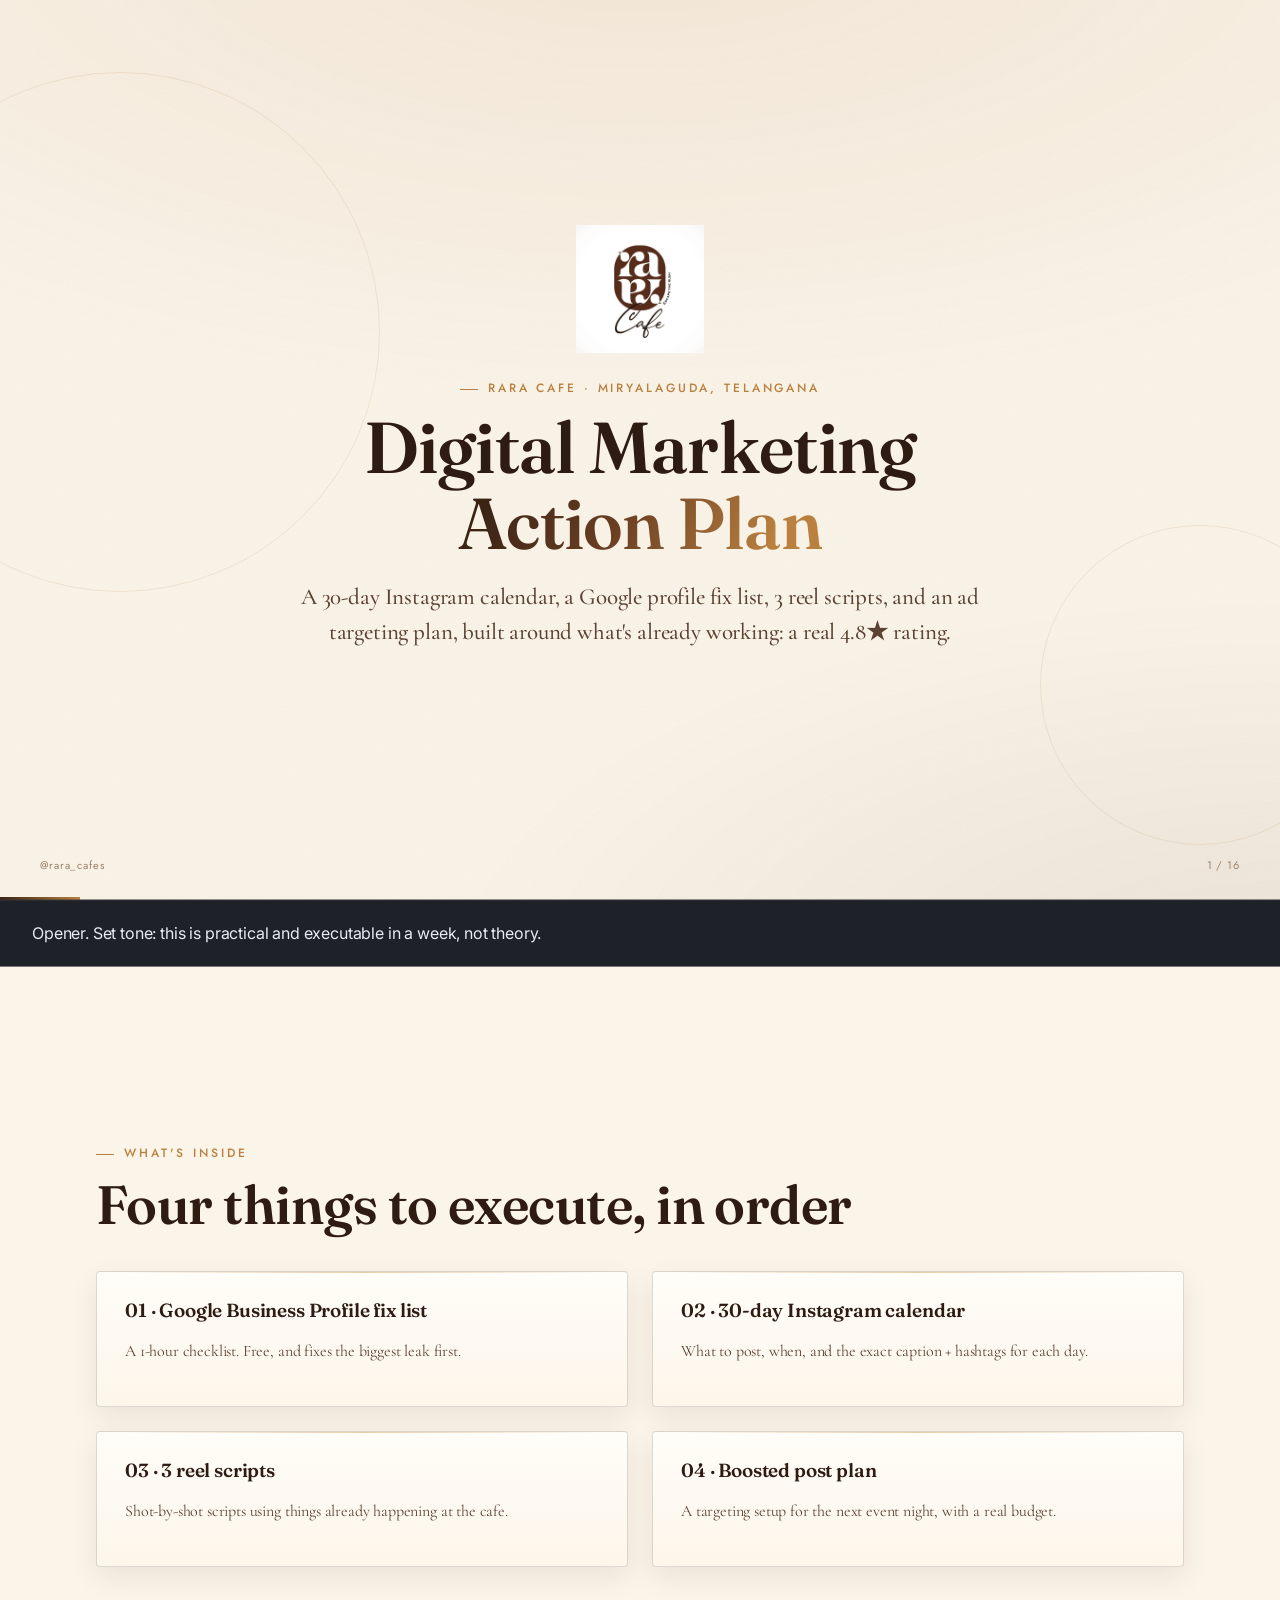
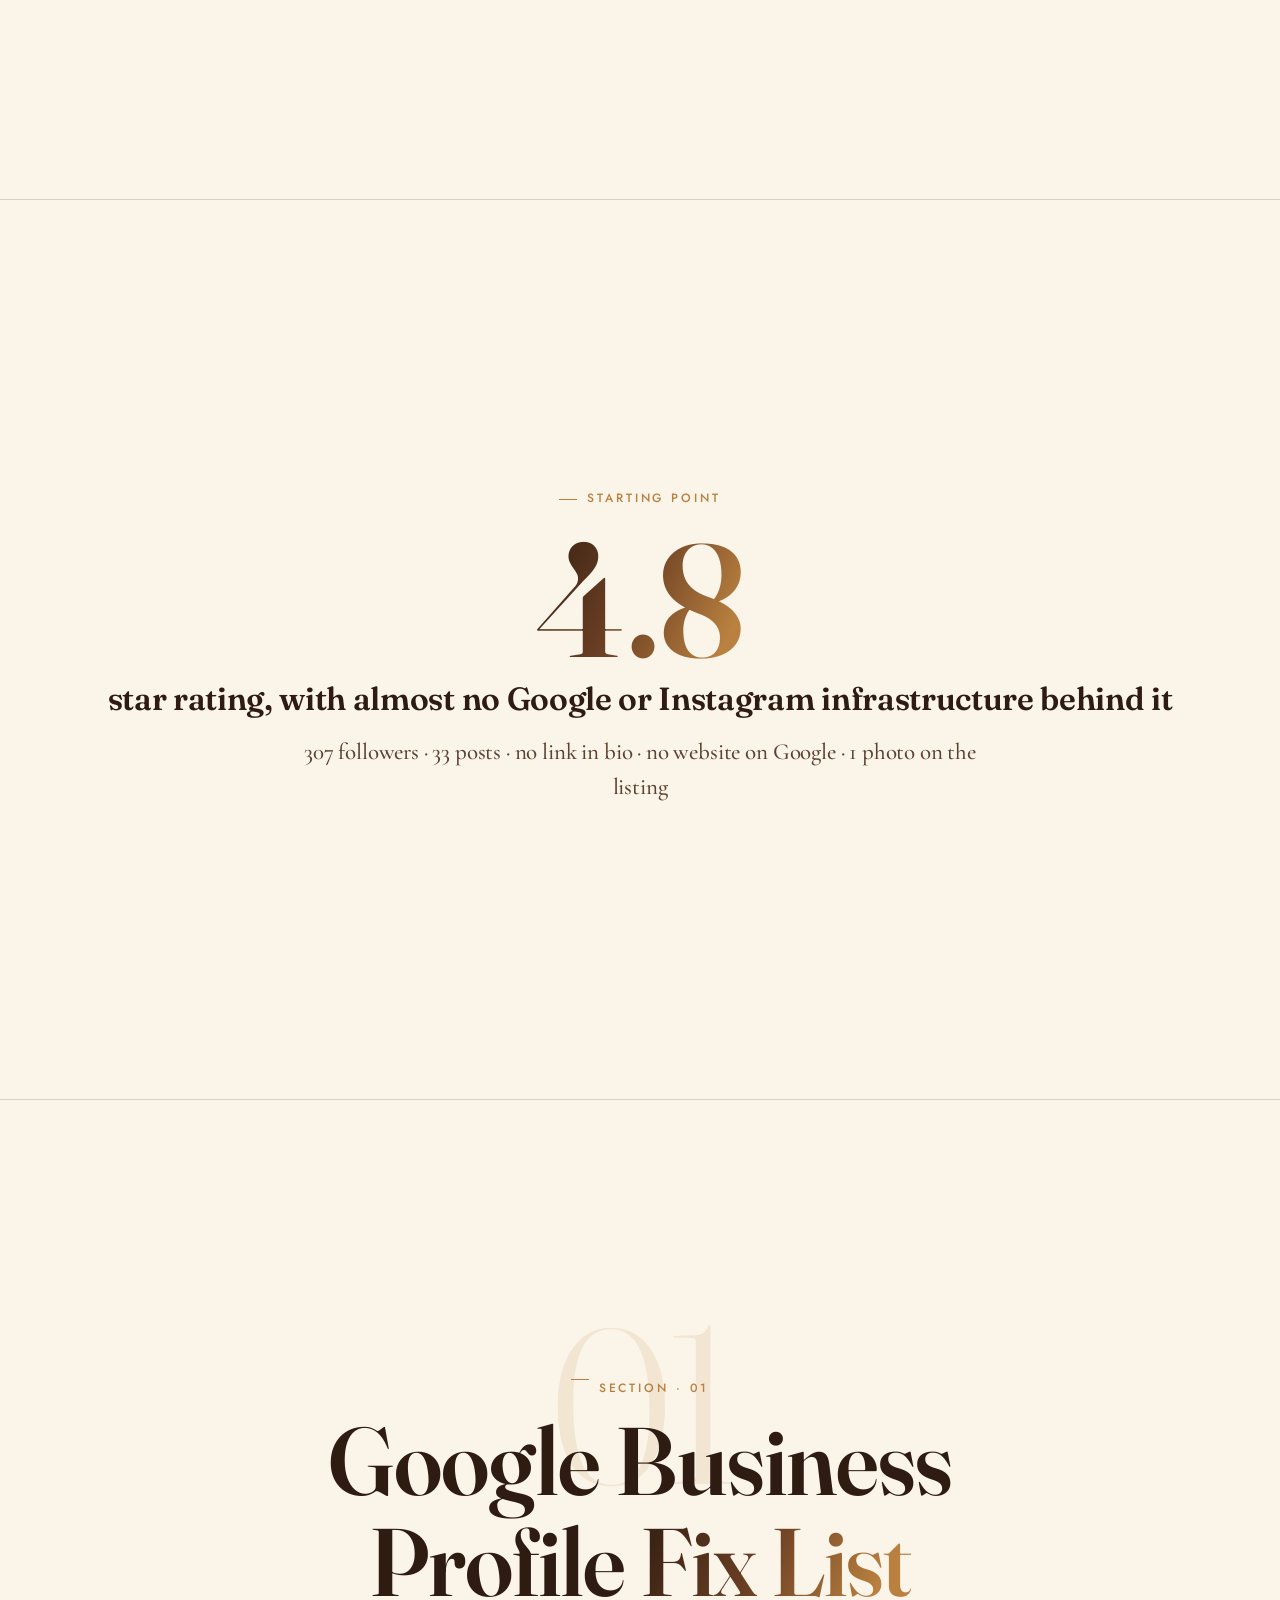
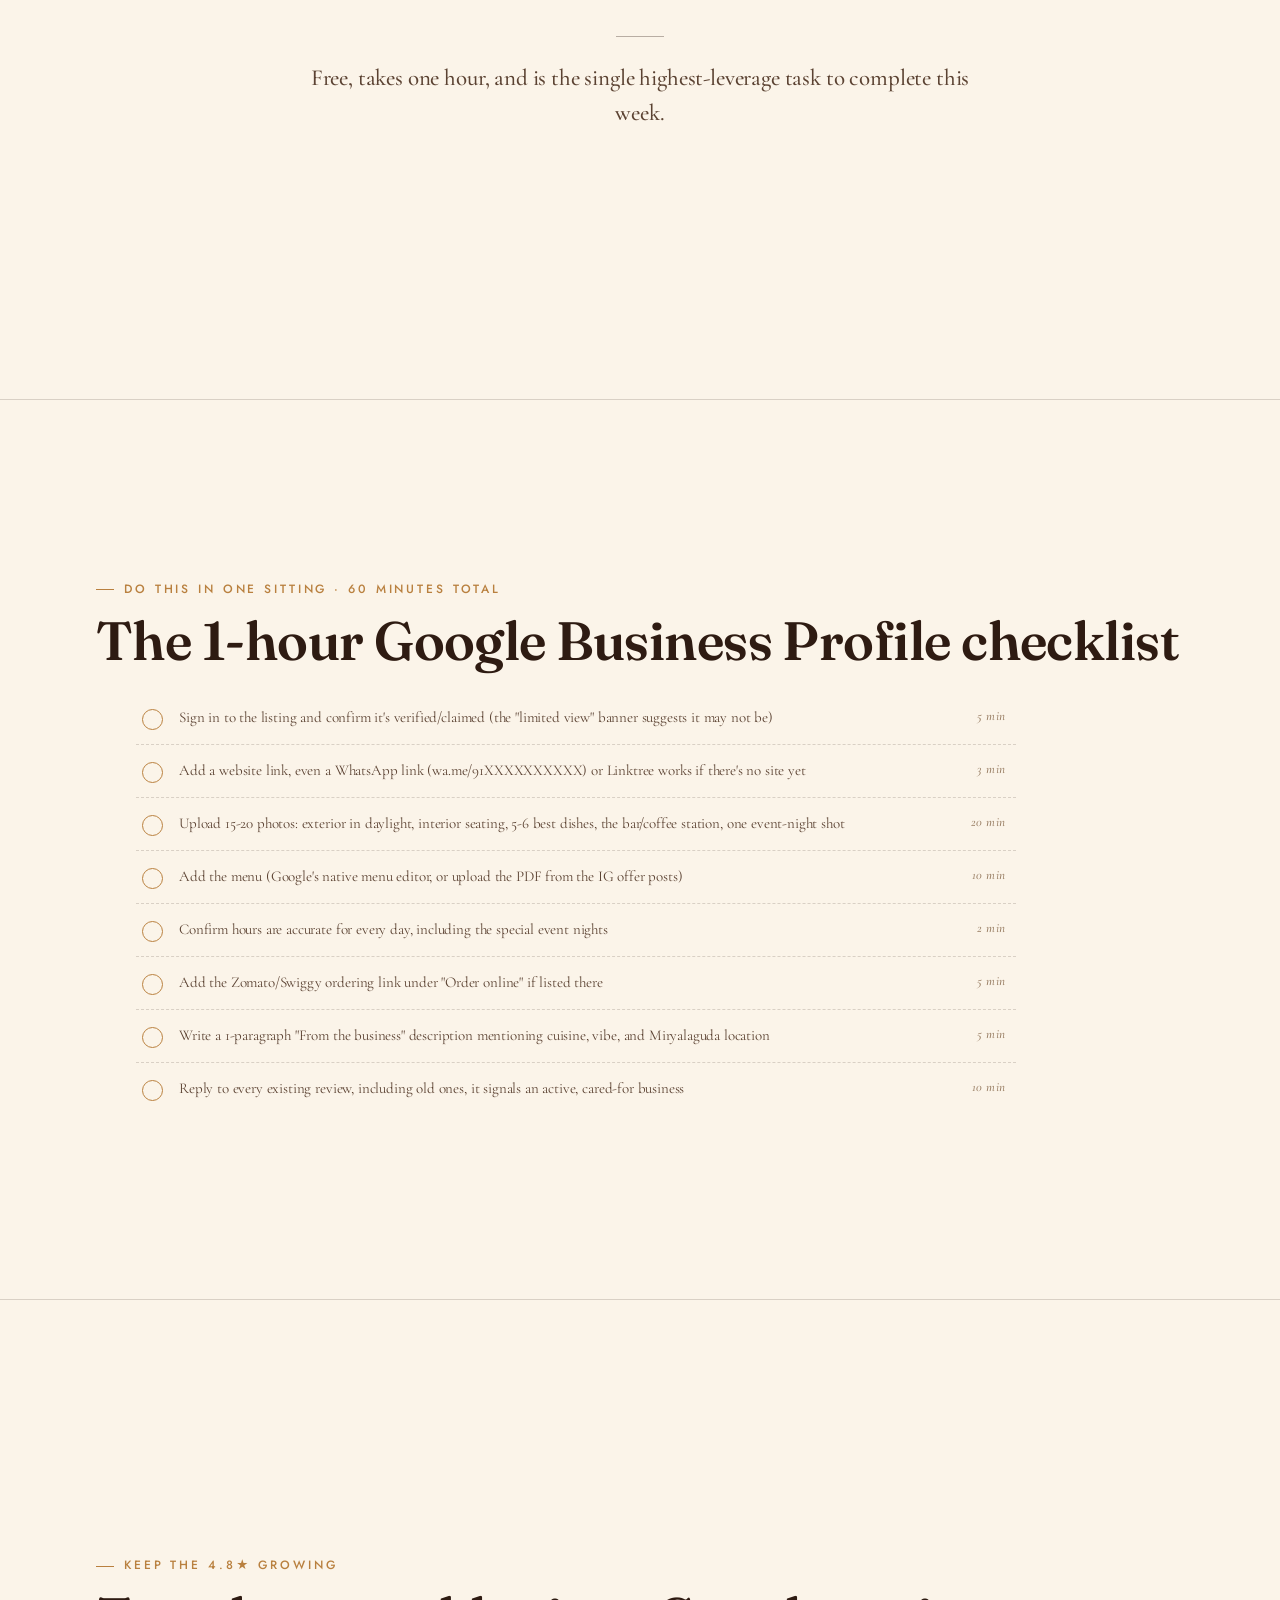
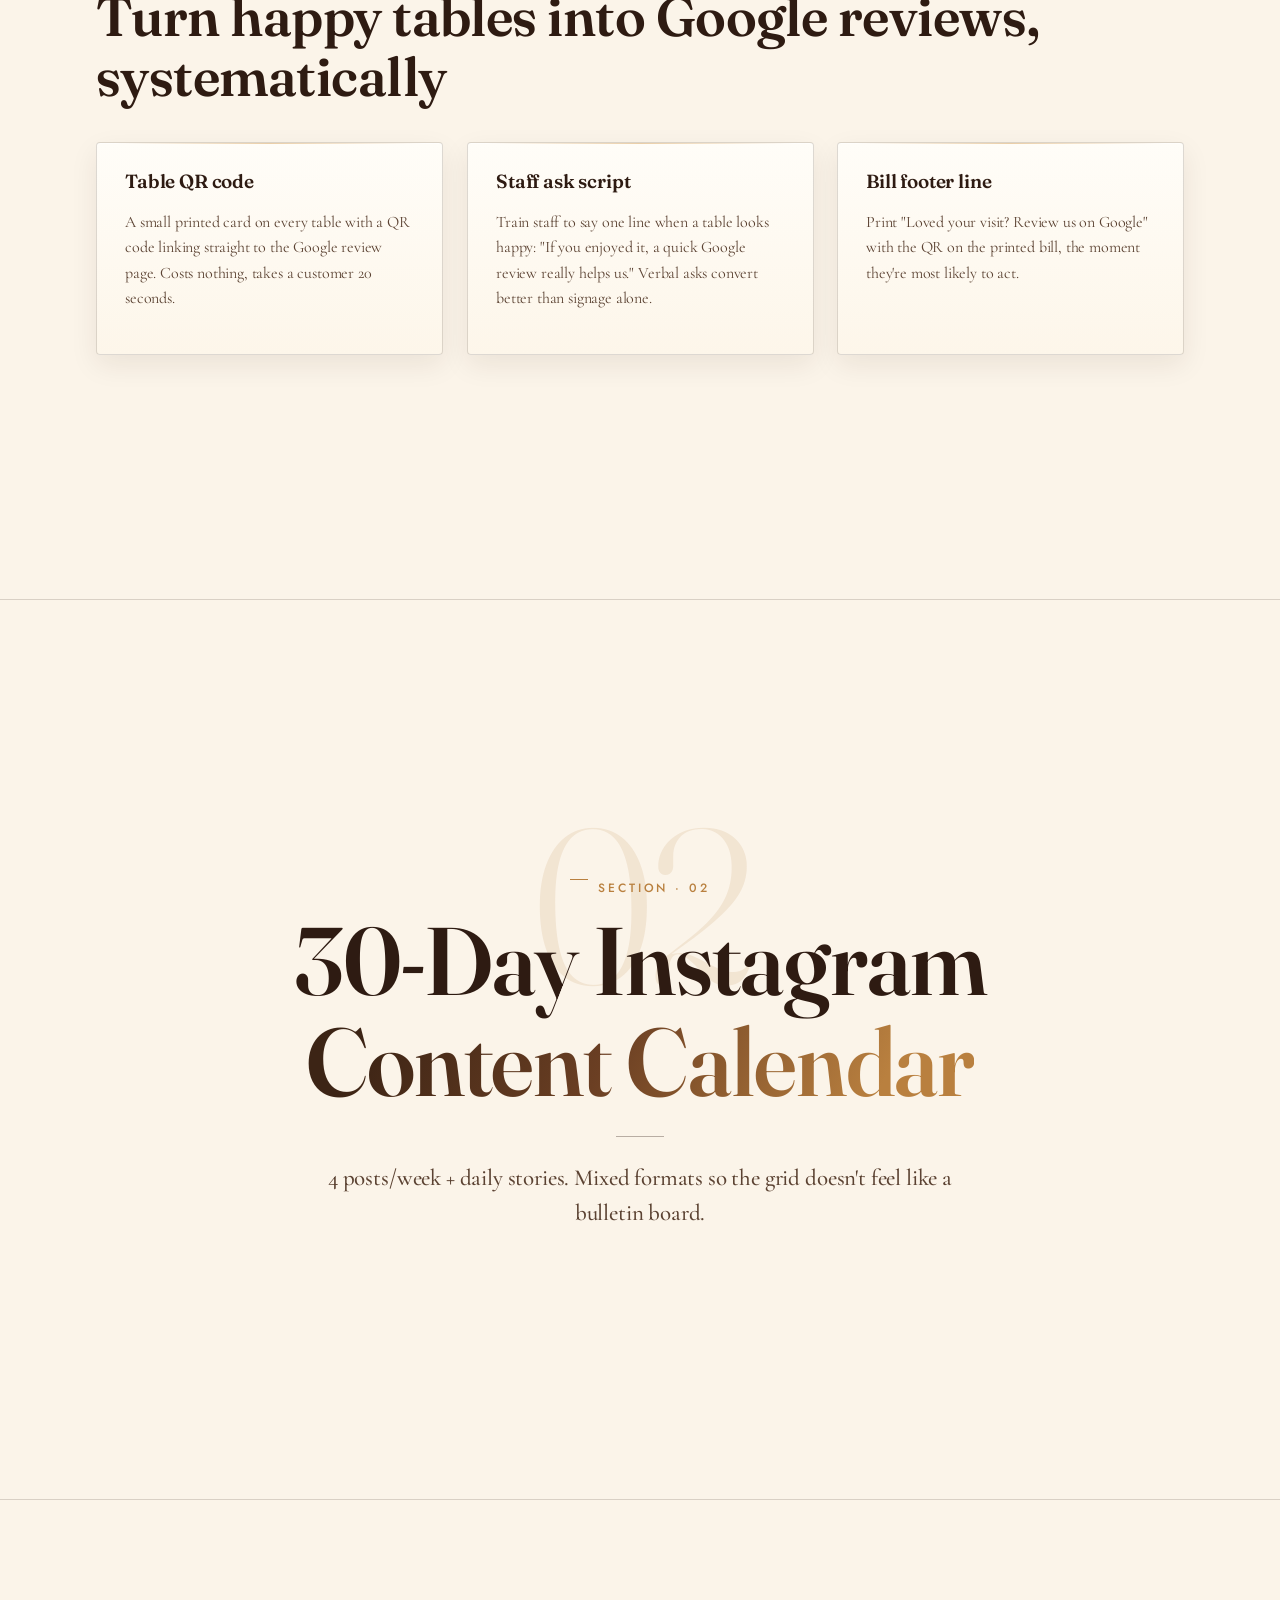
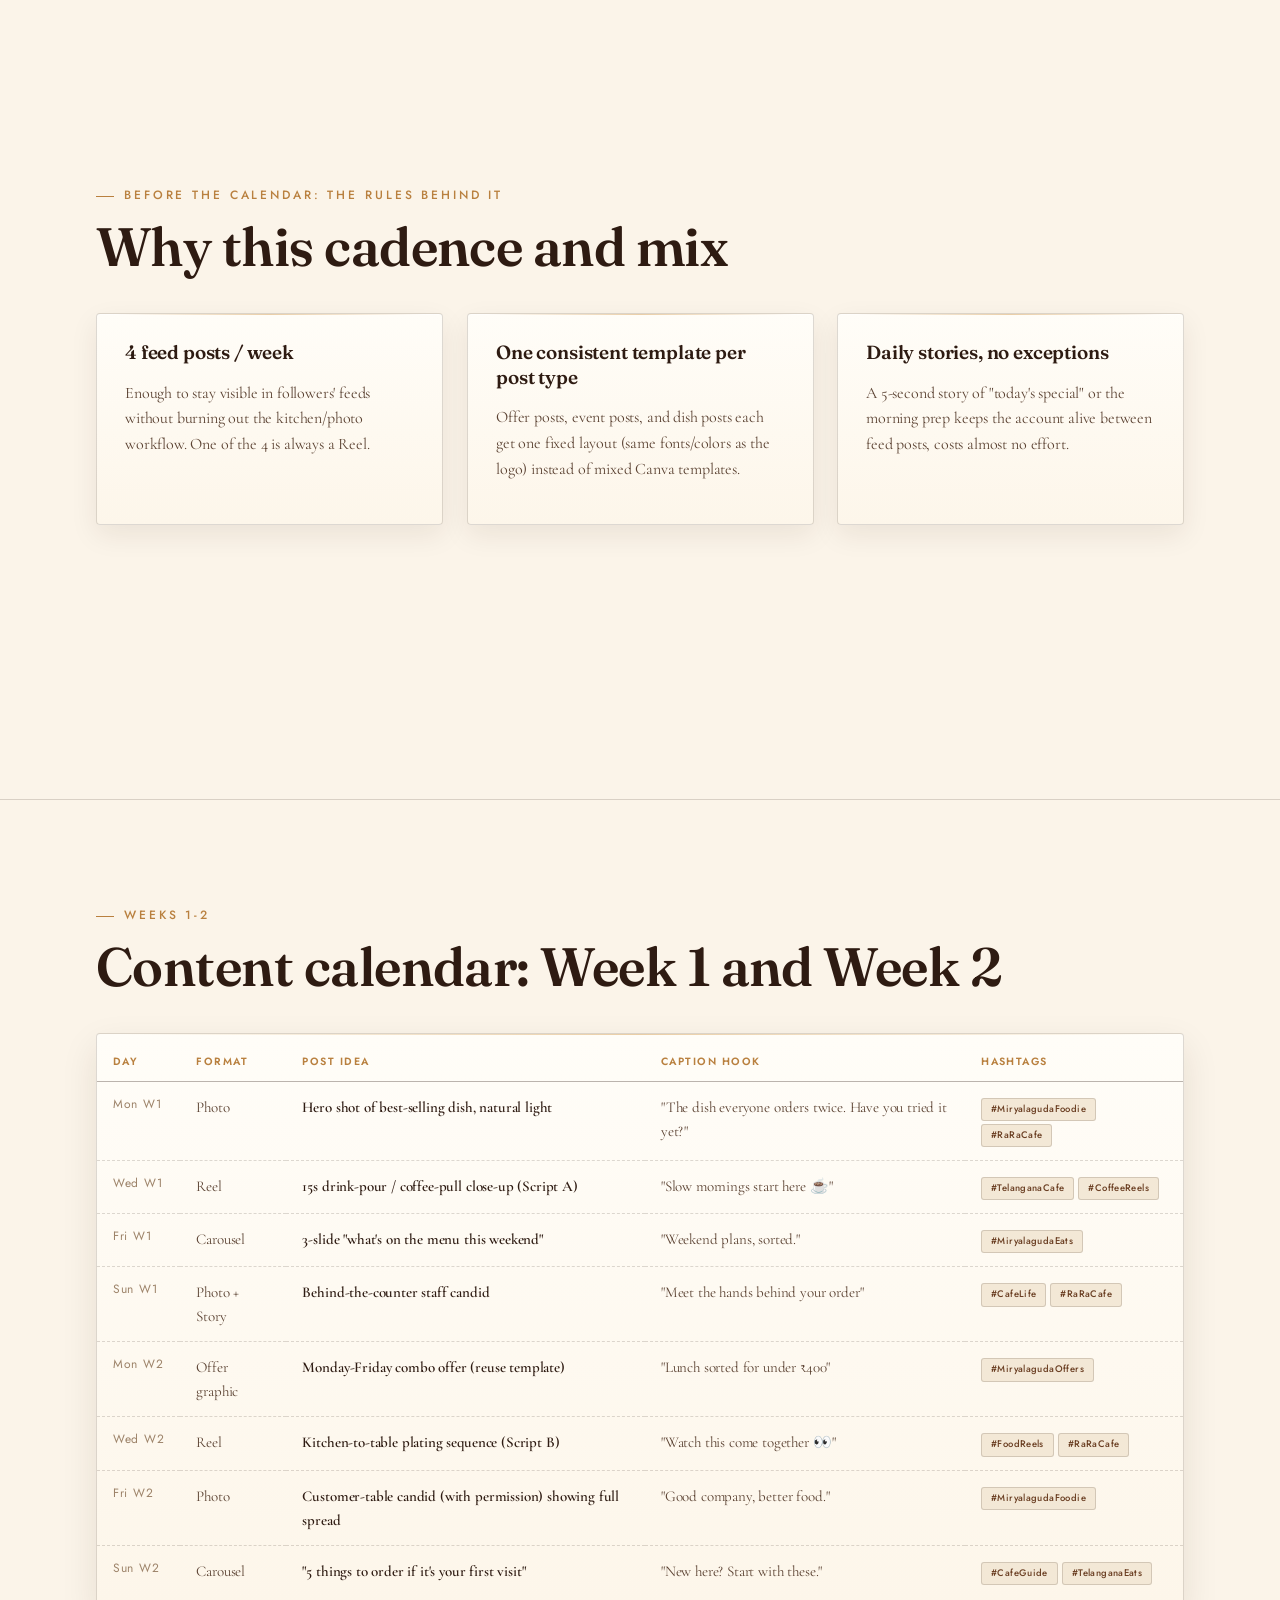
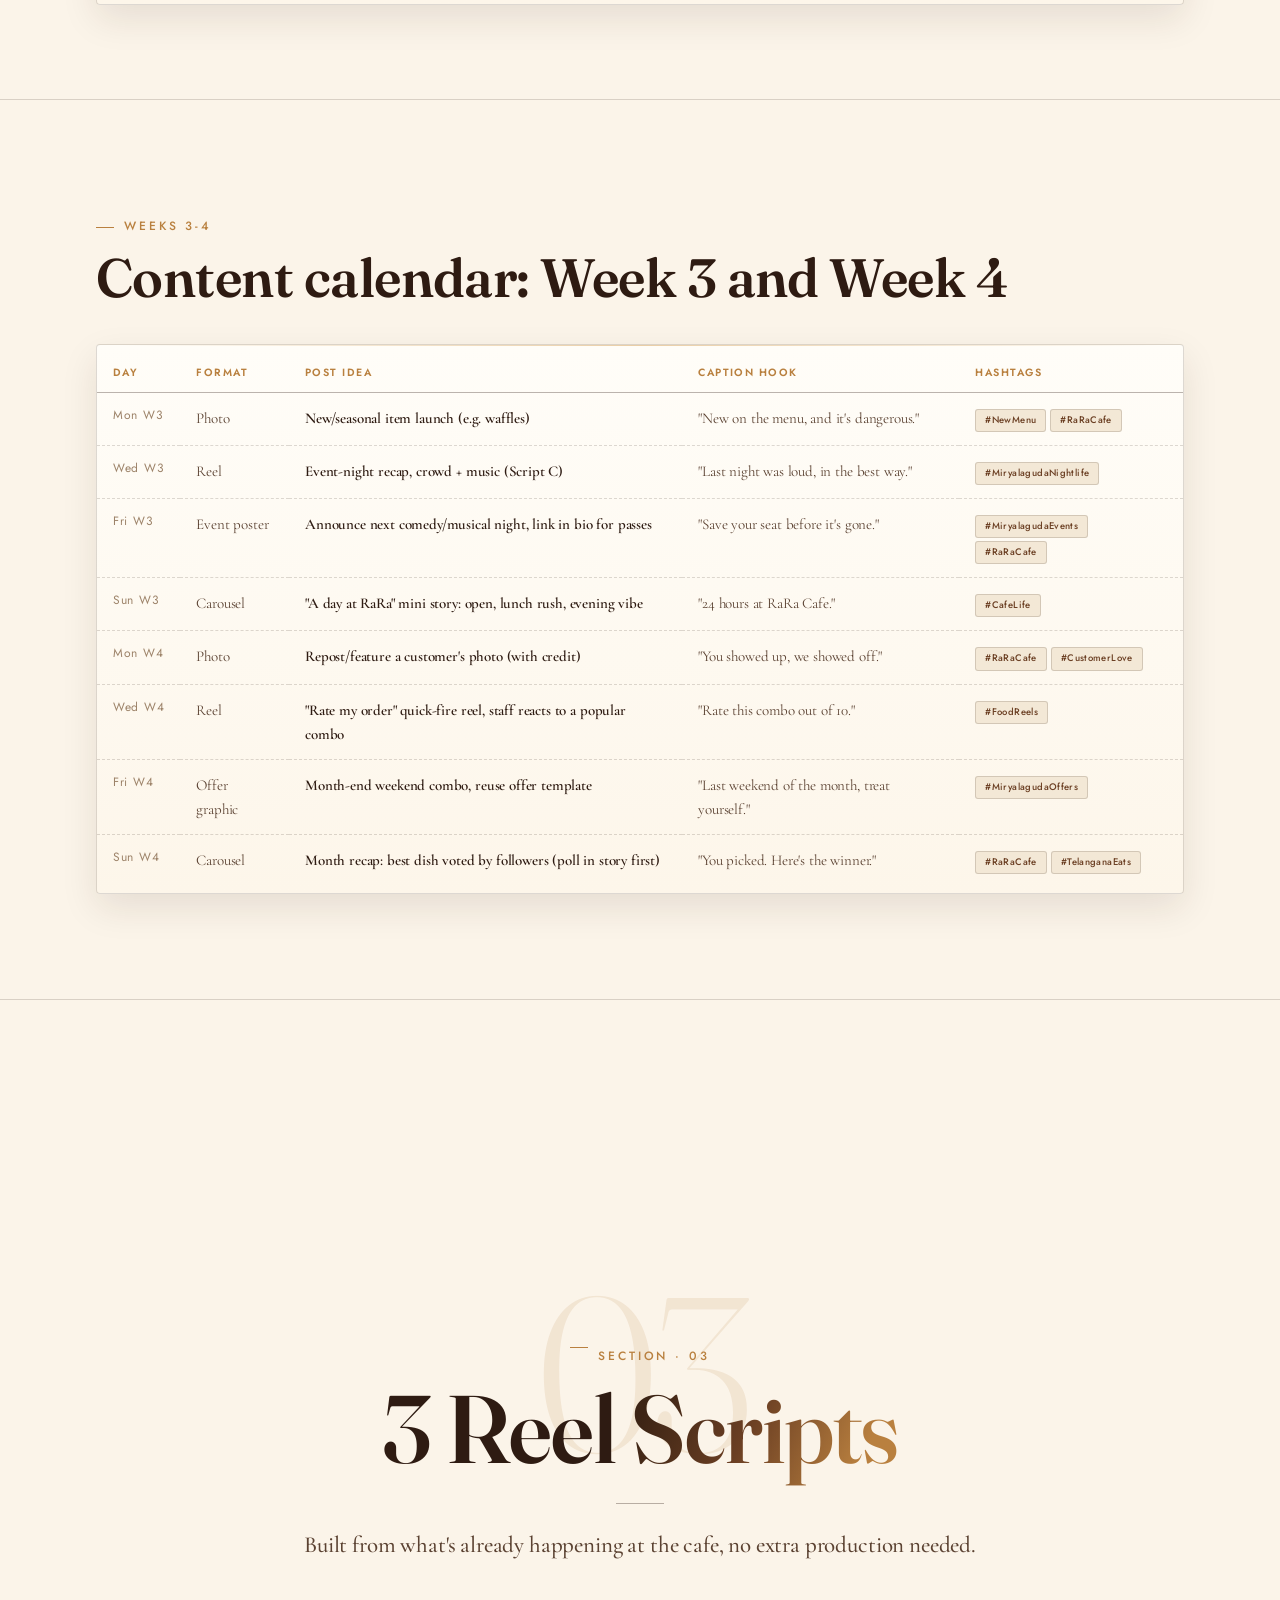
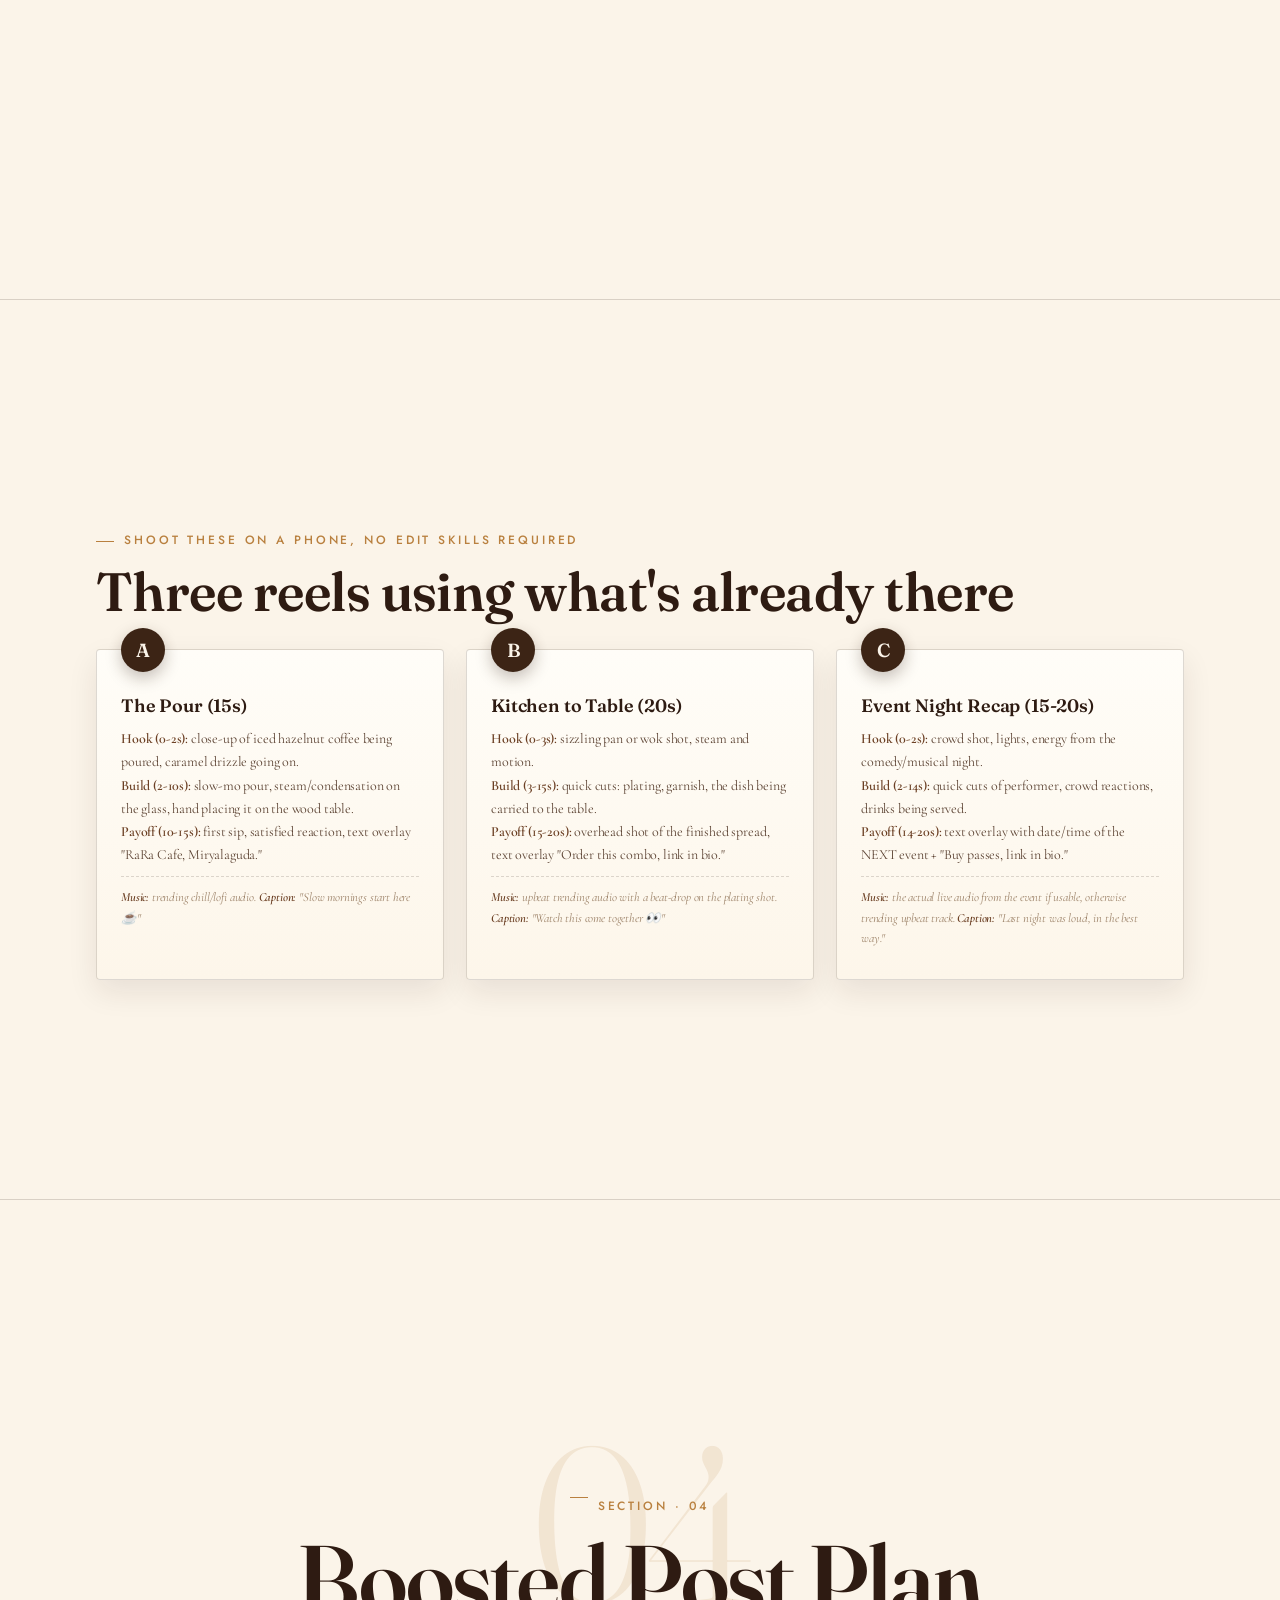
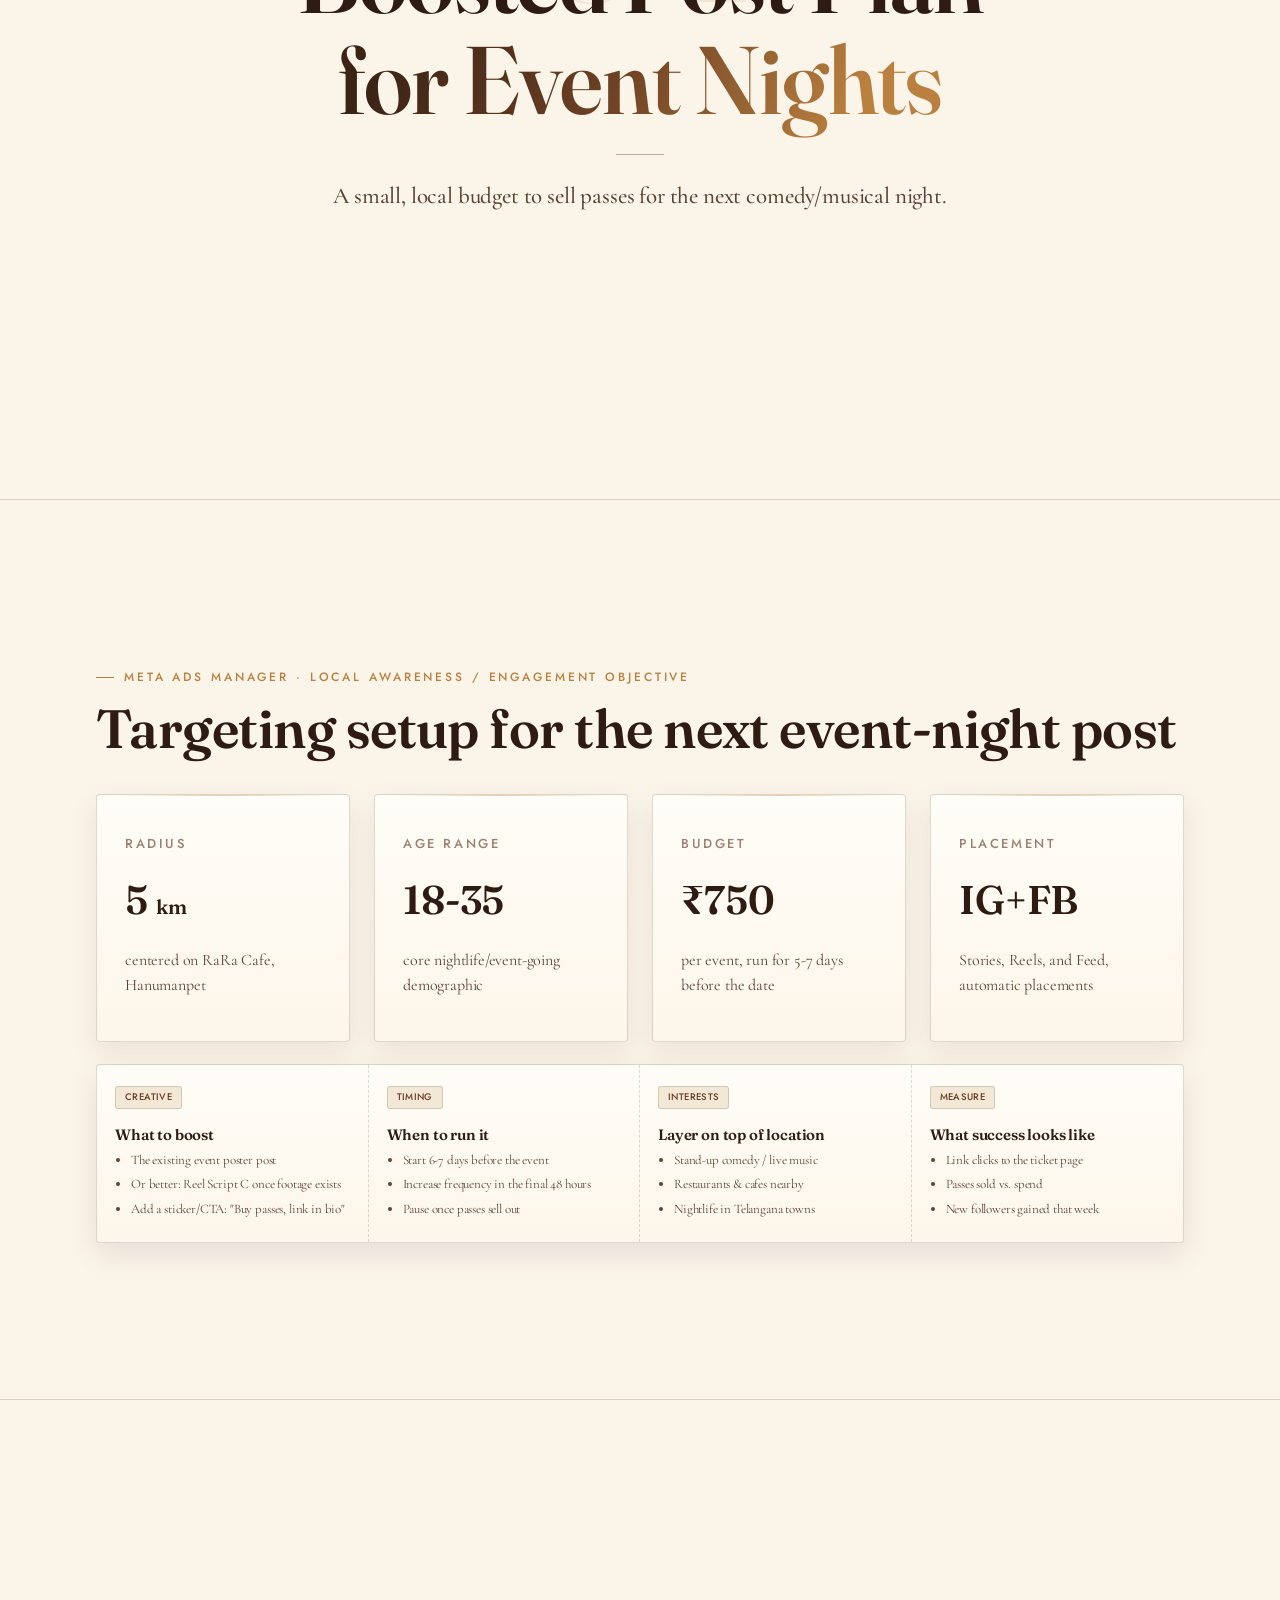
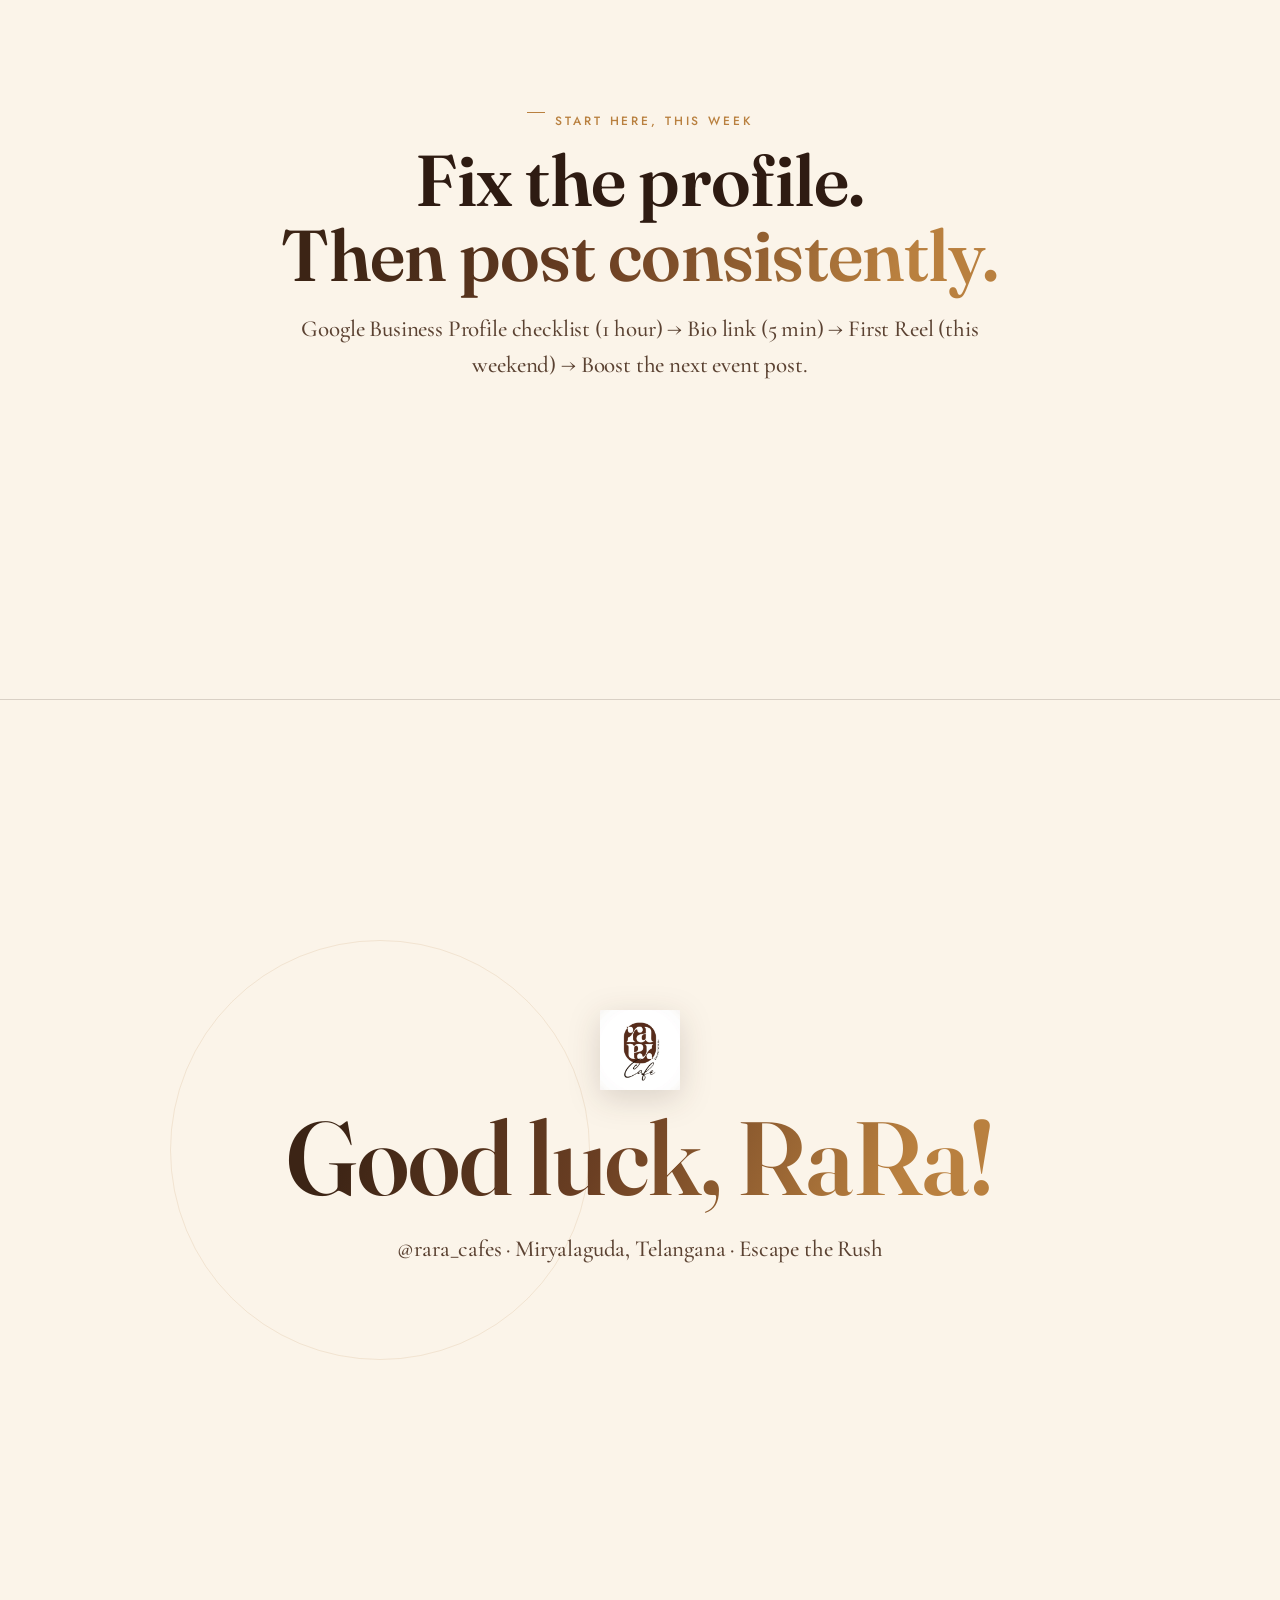
<file: rara-cafe/marketing-plan-deck-v2/index.html>
<!DOCTYPE html>
<html lang="en" data-theme="rara-brand">
<head>
<meta charset="utf-8"><meta name="viewport" content="width=device-width,initial-scale=1">
<title>RaRa Cafe · Digital Marketing Plan</title>
<link rel="preconnect" href="https://fonts.googleapis.com">
<link rel="preconnect" href="https://fonts.gstatic.com" crossorigin>
<link href="https://fonts.googleapis.com/css2?family=Fraunces:ital,opsz,wght@0,9..144,300;0,9..144,450;0,9..144,600;0,9..144,700;0,9..144,900;1,9..144,500&family=Cormorant+Garamond:ital,wght@0,400;0,500;0,600;1,500&family=Jost:wght@300;400;500;600&display=swap" rel="stylesheet">
<link rel="stylesheet" href="assets/fonts.css">
<link rel="stylesheet" href="assets/base.css">
<link rel="stylesheet" id="theme-link" href="assets/themes/rara-brand.css">
<link rel="stylesheet" href="assets/animations/animations.css">
<style>
/* ============================================================
   RARA CAFE — "Escape the Rush" deck
   Aesthetic: warm editorial menu-card. Aged cream paper, espresso
   ink, hand-set serif display, ruled menu lines, coffee-ring and
   steam motifs used as quiet texture rather than decoration.
   ============================================================ */

:root{
  --paper:#fbf4e9;
  --paper-deep:#f3e8d6;
  --ink:#2e1b12;
  --ink-soft:#5b4232;
  --ink-faint:#9c8268;
  --espresso:#3c2415;
  --espresso-2:#6b3f23;
  --caramel:#b9803f;
  --caramel-light:#dcae6e;
  --rule:rgba(46,27,18,.16);
  --rule-strong:rgba(46,27,18,.32);
  --display:'Fraunces','Playfair Display',Georgia,serif;
  --serif-body:'Cormorant Garamond','Noto Serif SC',Georgia,serif;
  --label:'Jost','Inter',sans-serif;
}

html,body{background:var(--paper)}

/* ---------- Paper texture: grain + vignette + faint rule grid ---------- */
body{
  position:relative;
  font-family:var(--serif-body);
  color:var(--ink-soft);
}
body::before{
  content:"";
  position:fixed;inset:0;
  z-index:0;
  pointer-events:none;
  background-image:
    radial-gradient(ellipse 140% 90% at 50% -10%, rgba(185,128,63,.10), transparent 60%),
    radial-gradient(ellipse 120% 80% at 100% 110%, rgba(60,36,21,.08), transparent 55%);
}
body::after{
  content:"";
  position:fixed;inset:0;
  z-index:0;
  pointer-events:none;
  opacity:.5;
  mix-blend-mode:multiply;
  background-image:url("data:image/svg+xml;utf8,<svg xmlns='http://www.w3.org/2000/svg' width='180' height='180'><filter id='n'><feTurbulence type='fractalNoise' baseFrequency='0.9' numOctaves='2' stitchTiles='stitch'/><feColorMatrix type='matrix' values='0 0 0 0 0  0 0 0 0 0  0 0 0 0 0  0 0 0 0.04 0'/></filter><rect width='100%' height='100%' filter='url(%23n)'/></svg>");
}
.deck{background:transparent;position:relative;z-index:1}

/* ---------- Coffee-ring motif (decorative, behind content) ---------- */
.ring-deco{position:absolute;border-radius:50%;border:1.5px solid var(--caramel);opacity:.14;pointer-events:none;z-index:0}

/* ---------- Typography overrides ---------- */
.kicker{
  font-family:var(--label);font-size:12px;font-weight:500;
  color:var(--caramel);letter-spacing:.24em;text-transform:uppercase;
}
.kicker::before{content:"";display:inline-block;width:18px;height:1px;background:var(--caramel);margin-right:10px;vertical-align:middle}
.eyebrow{font-family:var(--label);letter-spacing:.2em}

.h1,.h2{font-family:var(--display);color:var(--ink);letter-spacing:-0.01em}
.h1{font-weight:600;font-optical-sizing:auto}
.h2{font-weight:600}
h3,h4{font-family:var(--display);color:var(--ink)}
.lede{font-family:var(--serif-body);font-size:23px;font-weight:500;color:var(--ink-soft)}
.dim{color:var(--ink-soft)}
.dim2{color:var(--ink-faint)}
.gradient-text{background:linear-gradient(115deg,var(--espresso) 10%,var(--espresso-2) 45%,var(--caramel) 85%);
  -webkit-background-clip:text;background-clip:text;-webkit-text-fill-color:transparent;color:transparent}

/* hairline rule used as a section accent, replaces the old solid bar */
.divider-accent{
  height:auto!important;width:auto!important;background:none!important;
  display:flex;align-items:center;justify-content:center;gap:10px;
}
.divider-accent::before,.divider-accent::after{content:"";width:48px;height:1px;background:var(--rule-strong)}
.divider-accent::after{display:none}

::selection{background:var(--caramel-light);color:var(--espresso)}

/* ---------- Slide chrome ---------- */
.deck-footer{color:var(--ink-faint);font-family:var(--label);font-size:11px;letter-spacing:.08em}
.deck-footer .dim2{color:var(--ink-faint)}
.slide-number::before,.slide-number::after{font-family:var(--label)}
.progress-bar > span{background:linear-gradient(90deg,var(--espresso),var(--caramel))}

/* ---------- Cards: printed menu-card treatment ---------- */
.card{
  background:linear-gradient(180deg,#fffdf8,#fdf6ea);
  border:1px solid var(--rule);
  box-shadow:0 1px 0 rgba(255,255,255,.6) inset, 0 10px 28px rgba(46,27,18,.08);
  border-radius:4px;
  position:relative;
}
.card::before{
  content:"";position:absolute;left:18px;right:18px;top:0;height:1px;
  background:linear-gradient(90deg,transparent,var(--caramel-light),transparent);opacity:.6;
}
.card h4{font-size:19px;margin-bottom:8px}

/* ---------- Logo ---------- */
.logo-mark{display:block;margin:0 auto 26px;height:128px;width:auto;filter:drop-shadow(0 10px 22px rgba(46,27,18,.18))}
.logo-mark-sm{display:block;margin:0 auto 16px;height:80px;width:auto;filter:drop-shadow(0 8px 16px rgba(46,27,18,.16))}

/* ---------- Section dividers: big asymmetric numeral ---------- */
.sec-wrap{position:relative;max-width:880px;margin:0 auto;text-align:center}
.sec-num{
  position:absolute;top:-72px;left:50%;transform:translateX(-50%);
  font-family:var(--display);font-weight:300;font-size:220px;line-height:1;
  color:var(--caramel);opacity:.13;letter-spacing:-0.04em;z-index:0;
  pointer-events:none;user-select:none;
}
@media (max-width:900px){.sec-num{font-size:130px;top:-40px}}

/* ---------- Tables → printed menu listing ---------- */
.menu-card{
  background:linear-gradient(180deg,#fffdf8,#fdf6ea);
  border:1px solid var(--rule);
  border-radius:4px;
  box-shadow:0 14px 36px rgba(46,27,18,.10);
  padding:6px 0;
  position:relative;
}
.menu-card::before{
  content:"";position:absolute;left:22px;right:22px;top:0;height:1px;
  background:linear-gradient(90deg,transparent,var(--caramel-light),transparent);opacity:.6;
}
.t{width:100%;border-collapse:collapse;font-family:var(--serif-body);font-size:15px}
.t thead th{
  font-family:var(--label);font-size:10.5px;text-transform:uppercase;letter-spacing:.14em;
  color:var(--caramel);font-weight:600;text-align:left;padding:14px 16px 10px;
  border-bottom:1px solid var(--rule-strong);background:transparent;
}
.t td{padding:13px 16px;border-bottom:1px dashed var(--rule);vertical-align:top;color:var(--ink-soft)}
.t td:first-child{font-family:var(--label);font-size:12px;letter-spacing:.06em;color:var(--ink-faint);white-space:nowrap}
.t tbody tr:last-child td{border-bottom:none}
.t tbody tr:hover td{background:rgba(185,128,63,.06)}
.t td:nth-child(3){font-weight:600;color:var(--ink)}
.tag{
  display:inline-block;font-family:var(--label);font-size:9.5px;font-weight:500;
  padding:3px 9px;border-radius:3px;background:var(--paper-deep);color:var(--espresso-2);
  margin-right:4px;letter-spacing:.04em;border:1px solid var(--rule);
}

/* ---------- Checklist → ticket stubs ---------- */
.todo{max-width:920px;margin-top:18px}
.todo li{
  list-style:none;display:flex;align-items:flex-start;gap:16px;
  padding:14px 6px;border-bottom:1px dashed var(--rule);
  font-family:var(--serif-body);font-size:16px;
}
.todo li:last-child{border-bottom:none}
.todo li .b{
  flex-shrink:0;width:21px;height:21px;margin-top:3px;
  border:1.5px solid var(--caramel);border-radius:50%;
  position:relative;
}
.todo li .b::after{
  content:"";position:absolute;inset:4px;border-radius:50%;
  background:var(--caramel);opacity:0;transition:opacity .2s;
}
.todo li .t{color:var(--ink-soft);line-height:1.5}
.todo li .tag{
  margin-left:auto;background:transparent;border:none;color:var(--ink-faint);
  font-style:italic;font-family:var(--serif-body);font-size:13px;white-space:nowrap;padding:0;
}

/* ---------- Reel script steps → recipe cards ---------- */
.steps{display:grid;grid-template-columns:repeat(3,1fr);gap:22px;margin-top:24px}
.step{
  position:relative;padding:30px 24px 20px;
  background:linear-gradient(180deg,#fffdf8,#fdf6ea);
  border:1px solid var(--rule);border-radius:4px;
  box-shadow:0 12px 30px rgba(46,27,18,.09);
}
.step .num{
  position:absolute;top:-22px;left:24px;width:44px;height:44px;
  border-radius:50%;background:var(--espresso);color:var(--paper);
  display:flex;align-items:center;justify-content:center;
  font-family:var(--display);font-weight:600;font-size:19px;
  box-shadow:0 6px 16px rgba(46,27,18,.28);
}
.step h4{font-size:18px;margin:14px 0 10px;color:var(--ink)}
.step p{font-size:14px;color:var(--ink-soft);line-height:1.65;margin:0 0 10px;font-family:var(--serif-body)}
.step p b{color:var(--espresso-2);font-weight:600}
.step .shot{font-size:12.5px;color:var(--ink-faint);border-top:1px dashed var(--rule);padding-top:10px;margin-top:10px;font-style:italic}

/* ---------- Targeting plan: ledger rows ---------- */
.rm{display:grid;grid-template-columns:repeat(4,1fr);gap:0;margin-top:22px;
  border:1px solid var(--rule);border-radius:4px;overflow:hidden;
  background:linear-gradient(180deg,#fffdf8,#fdf6ea);box-shadow:0 12px 30px rgba(46,27,18,.09)}
.rm .col{padding:18px 18px;border-right:1px dashed var(--rule)}
.rm .col:last-child{border-right:none}
.rm .col .tag{display:inline-block;margin-bottom:10px}
.rm h4{font-size:15px;margin:6px 0 6px;color:var(--ink)}
.rm ul{padding-left:16px;margin:6px 0 0;font-size:13px;color:var(--ink-soft);font-family:var(--serif-body)}
.rm li{margin-bottom:5px;line-height:1.5}

small.cap{font-size:12px;color:var(--ink-faint)}
.slide h2.h2{margin-bottom:4px}
.slide .lede{margin-top:4px}

/* ---------- Entrance choreography (first paint only) ---------- */
@keyframes rara-rise{from{opacity:0;transform:translateY(22px)}to{opacity:1;transform:translateY(0)}}
.rara-in{animation:rara-rise .8s cubic-bezier(.16,1,.3,1) both}

/* ============================================================
   Mobile / small-screen responsive overrides
   ============================================================ */
@media (max-width: 900px){
  .slide{padding:36px 22px;overflow-y:auto;-webkit-overflow-scrolling:touch}
  .h1{font-size:40px!important;line-height:1.16}
  .h2{font-size:29px!important}
  h3{font-size:22px}
  .lede{font-size:17px;max-width:100%}
  .kicker{font-size:11px}
  .logo-mark{height:84px;margin-bottom:16px}
  .logo-mark-sm{height:56px}
  .grid.g2,.grid.g3,.grid.g4{grid-template-columns:1fr!important;gap:14px!important}
  .steps{grid-template-columns:1fr!important;gap:30px!important}
  .rm{grid-template-columns:1fr!important}
  .rm .col{border-right:none!important;border-bottom:1px dashed var(--rule)}
  .rm .col:last-child{border-bottom:none}
  .t{font-size:13px}
  .t td,.t th{padding:10px 10px}
  .menu-card{overflow-x:auto}
  div[style*="font-size:160px"]{font-size:88px!important}
  div[style*="font-size:96px"]{font-size:42px!important}
  div[style*="font-size:120px"]{font-size:56px!important}
  div[style*="font-size:140px"]{font-size:64px!important}
  div[style*="font-size:40px"]{font-size:28px!important}
  .deck-footer{font-size:11px}
  .sec-num{font-size:110px}
}
@media (max-width: 480px){
  .h1{font-size:32px!important}
  .h2{font-size:24px!important}
  .lede{font-size:15px}
  div[style*="font-size:160px"]{font-size:64px!important}
  div[style*="font-size:96px"]{font-size:32px!important}
  .sec-num{font-size:84px}
}

/* ============================================================
   Scroll/swipe mode — critical layout is also forced via inline
   JS styles below (always wins over any stylesheet rule); these
   rules are the same-paint-frame fallback.
   ============================================================ */
body.scroll-mode{overflow-y:auto;overflow-x:hidden;scroll-snap-type:y proximity}
body.scroll-mode .slide{scroll-snap-align:start;border-bottom:1px solid var(--rule)}
body.scroll-mode .slide:last-child{border-bottom:none}
</style>
</head>
<body data-themes="rara-brand,sunset-warm,soft-pastel,japanese-minimal" data-theme-base="assets/themes/">
<div class="deck">

  <!-- 1. Cover -->
  <section class="slide center tc" data-title="Cover">
    <div class="ring-deco" style="width:520px;height:520px;top:8%;left:-140px"></div>
    <div class="ring-deco" style="width:320px;height:320px;bottom:6%;right:-80px"></div>
    <div style="position:relative;z-index:1">
      <img class="logo-mark anim-fade-down" data-anim="fade-down" src="img/rara-cafe-logo.jpg" alt="RaRa Cafe logo">
      <p class="kicker anim-fade-down" data-anim="fade-down">RaRa Cafe · Miryalaguda, Telangana</p>
      <h1 class="h1 anim-fade-up" data-anim="fade-up">Digital Marketing<br><span class="gradient-text">Action Plan</span></h1>
      <p class="lede">A 30-day Instagram calendar, a Google profile fix list, 3 reel scripts, and an ad targeting plan, built around what's already working: a real 4.8★ rating.</p>
    </div>
    <div class="deck-footer"><span class="dim2">@rara_cafes</span><span class="slide-number" data-current="1" data-total="16"></span></div>
    <div class="notes">Opener. Set tone: this is practical and executable in a week, not theory.</div>
  </section>

  <!-- 2. TOC -->
  <section class="slide" data-title="Agenda">
    <p class="kicker">What's inside</p>
    <h2 class="h2">Four things to execute, in order</h2>
    <div class="grid g2 mt-l anim-stagger-list" data-anim-target>
      <div class="card"><h4>01 · Google Business Profile fix list</h4><p class="dim">A 1-hour checklist. Free, and fixes the biggest leak first.</p></div>
      <div class="card"><h4>02 · 30-day Instagram calendar</h4><p class="dim">What to post, when, and the exact caption + hashtags for each day.</p></div>
      <div class="card"><h4>03 · 3 reel scripts</h4><p class="dim">Shot-by-shot scripts using things already happening at the cafe.</p></div>
      <div class="card"><h4>04 · Boosted post plan</h4><p class="dim">A targeting setup for the next event night, with a real budget.</p></div>
    </div>
  </section>

  <!-- 3. Recap stat -->
  <section class="slide center tc" data-title="Where we start">
    <div>
      <p class="kicker">Starting point</p>
      <div style="font-size:160px;font-weight:600;line-height:1;font-family:var(--display)"><span class="gradient-text">4.8</span></div>
      <h3>star rating, with almost no Google or Instagram infrastructure behind it</h3>
      <p class="lede" style="margin:16px auto">307 followers · 33 posts · no link in bio · no website on Google · 1 photo on the listing</p>
    </div>
    <div class="notes">The rating is the proof the food and service are good. Everything in this deck is about making that visible to more people.</div>
  </section>

  <!-- 4. Section divider: GBP -->
  <section class="slide tc center" data-title="Section 01">
    <div class="sec-wrap">
      <span class="sec-num">01</span>
      <p class="kicker anim-fade-down" data-anim="fade-down" style="justify-content:center;display:flex">Section · 01</p>
      <h1 class="h1 anim-rise-in" data-anim="rise-in" style="font-size:96px;position:relative">Google Business<br>Profile <span class="gradient-text">Fix List</span></h1>
      <div class="divider-accent" style="margin:24px auto"></div>
      <p class="lede" style="margin:0 auto">Free, takes one hour, and is the single highest-leverage task to complete this week.</p>
    </div>
  </section>

  <!-- 5. GBP checklist -->
  <section class="slide" data-title="GBP Checklist">
    <p class="kicker">Do this in one sitting · 60 minutes total</p>
    <h2 class="h2">The 1-hour Google Business Profile checklist</h2>
    <ul class="todo anim-stagger-list" data-anim-target>
      <li><span class="b"></span><span class="t">Sign in to the listing and confirm it's verified/claimed (the "limited view" banner suggests it may not be)</span><span class="tag">5 min</span></li>
      <li><span class="b"></span><span class="t">Add a website link, even a WhatsApp link (wa.me/91XXXXXXXXXX) or Linktree works if there's no site yet</span><span class="tag">3 min</span></li>
      <li><span class="b"></span><span class="t">Upload 15-20 photos: exterior in daylight, interior seating, 5-6 best dishes, the bar/coffee station, one event-night shot</span><span class="tag">20 min</span></li>
      <li><span class="b"></span><span class="t">Add the menu (Google's native menu editor, or upload the PDF from the IG offer posts)</span><span class="tag">10 min</span></li>
      <li><span class="b"></span><span class="t">Confirm hours are accurate for every day, including the special event nights</span><span class="tag">2 min</span></li>
      <li><span class="b"></span><span class="t">Add the Zomato/Swiggy ordering link under "Order online" if listed there</span><span class="tag">5 min</span></li>
      <li><span class="b"></span><span class="t">Write a 1-paragraph "From the business" description mentioning cuisine, vibe, and Miryalaguda location</span><span class="tag">5 min</span></li>
      <li><span class="b"></span><span class="t">Reply to every existing review, including old ones, it signals an active, cared-for business</span><span class="tag">10 min</span></li>
    </ul>
    <div class="notes">This is the cheapest, fastest win in the whole plan. A complete profile with photos and a website link converts far more map-views into footfall.</div>
  </section>

  <!-- 6. GBP review engine -->
  <section class="slide" data-title="Review Engine">
    <p class="kicker">Keep the 4.8★ growing</p>
    <h2 class="h2">Turn happy tables into Google reviews, systematically</h2>
    <div class="grid g3 mt-l anim-stagger-list" data-anim-target>
      <div class="card"><h4>Table QR code</h4><p class="dim">A small printed card on every table with a QR code linking straight to the Google review page. Costs nothing, takes a customer 20 seconds.</p></div>
      <div class="card"><h4>Staff ask script</h4><p class="dim">Train staff to say one line when a table looks happy: "If you enjoyed it, a quick Google review really helps us." Verbal asks convert better than signage alone.</p></div>
      <div class="card"><h4>Bill footer line</h4><p class="dim">Print "Loved your visit? Review us on Google" with the QR on the printed bill, the moment they're most likely to act.</p></div>
    </div>
  </section>

  <!-- 7. Section divider: Calendar -->
  <section class="slide tc center" data-title="Section 02">
    <div class="sec-wrap" style="max-width:820px">
      <span class="sec-num">02</span>
      <p class="kicker anim-fade-down" data-anim="fade-down" style="justify-content:center;display:flex">Section · 02</p>
      <h1 class="h1 anim-rise-in" data-anim="rise-in" style="font-size:96px;position:relative">30-Day Instagram<br><span class="gradient-text">Content Calendar</span></h1>
      <div class="divider-accent" style="margin:24px auto"></div>
      <p class="lede" style="margin:0 auto">4 posts/week + daily stories. Mixed formats so the grid doesn't feel like a bulletin board.</p>
    </div>
  </section>

  <!-- 8. Calendar rules -->
  <section class="slide" data-title="Calendar Rules">
    <p class="kicker">Before the calendar: the rules behind it</p>
    <h2 class="h2">Why this cadence and mix</h2>
    <div class="grid g3 mt-l anim-stagger-list" data-anim-target>
      <div class="card"><h4>4 feed posts / week</h4><p class="dim">Enough to stay visible in followers' feeds without burning out the kitchen/photo workflow. One of the 4 is always a Reel.</p></div>
      <div class="card"><h4>One consistent template per post type</h4><p class="dim">Offer posts, event posts, and dish posts each get one fixed layout (same fonts/colors as the logo) instead of mixed Canva templates.</p></div>
      <div class="card"><h4>Daily stories, no exceptions</h4><p class="dim">A 5-second story of "today's special" or the morning prep keeps the account alive between feed posts, costs almost no effort.</p></div>
    </div>
  </section>

  <!-- 9. Calendar week 1-2 -->
  <section class="slide" data-title="Calendar Week 1-2">
    <p class="kicker">Weeks 1-2</p>
    <h2 class="h2">Content calendar: Week 1 and Week 2</h2>
    <div class="menu-card mt-l">
    <table class="t">
      <thead><tr><th>Day</th><th>Format</th><th>Post idea</th><th>Caption hook</th><th>Hashtags</th></tr></thead>
      <tbody>
        <tr><td>Mon W1</td><td>Photo</td><td>Hero shot of best-selling dish, natural light</td><td>"The dish everyone orders twice. Have you tried it yet?"</td><td><span class="tag">#MiryalagudaFoodie</span><span class="tag">#RaRaCafe</span></td></tr>
        <tr><td>Wed W1</td><td>Reel</td><td>15s drink-pour / coffee-pull close-up (Script A)</td><td>"Slow mornings start here ☕"</td><td><span class="tag">#TelanganaCafe</span><span class="tag">#CoffeeReels</span></td></tr>
        <tr><td>Fri W1</td><td>Carousel</td><td>3-slide "what's on the menu this weekend"</td><td>"Weekend plans, sorted."</td><td><span class="tag">#MiryalagudaEats</span></td></tr>
        <tr><td>Sun W1</td><td>Photo + Story</td><td>Behind-the-counter staff candid</td><td>"Meet the hands behind your order"</td><td><span class="tag">#CafeLife</span><span class="tag">#RaRaCafe</span></td></tr>
        <tr><td>Mon W2</td><td>Offer graphic</td><td>Monday-Friday combo offer (reuse template)</td><td>"Lunch sorted for under ₹400"</td><td><span class="tag">#MiryalagudaOffers</span></td></tr>
        <tr><td>Wed W2</td><td>Reel</td><td>Kitchen-to-table plating sequence (Script B)</td><td>"Watch this come together 👀"</td><td><span class="tag">#FoodReels</span><span class="tag">#RaRaCafe</span></td></tr>
        <tr><td>Fri W2</td><td>Photo</td><td>Customer-table candid (with permission) showing full spread</td><td>"Good company, better food."</td><td><span class="tag">#MiryalagudaFoodie</span></td></tr>
        <tr><td>Sun W2</td><td>Carousel</td><td>"5 things to order if it's your first visit"</td><td>"New here? Start with these."</td><td><span class="tag">#CafeGuide</span><span class="tag">#TelanganaEats</span></td></tr>
      </tbody>
    </table>
    </div>
  </section>

  <!-- 10. Calendar week 3-4 -->
  <section class="slide" data-title="Calendar Week 3-4">
    <p class="kicker">Weeks 3-4</p>
    <h2 class="h2">Content calendar: Week 3 and Week 4</h2>
    <div class="menu-card mt-l">
    <table class="t">
      <thead><tr><th>Day</th><th>Format</th><th>Post idea</th><th>Caption hook</th><th>Hashtags</th></tr></thead>
      <tbody>
        <tr><td>Mon W3</td><td>Photo</td><td>New/seasonal item launch (e.g. waffles)</td><td>"New on the menu, and it's dangerous."</td><td><span class="tag">#NewMenu</span><span class="tag">#RaRaCafe</span></td></tr>
        <tr><td>Wed W3</td><td>Reel</td><td>Event-night recap, crowd + music (Script C)</td><td>"Last night was loud, in the best way."</td><td><span class="tag">#MiryalagudaNightlife</span></td></tr>
        <tr><td>Fri W3</td><td>Event poster</td><td>Announce next comedy/musical night, link in bio for passes</td><td>"Save your seat before it's gone."</td><td><span class="tag">#MiryalagudaEvents</span><span class="tag">#RaRaCafe</span></td></tr>
        <tr><td>Sun W3</td><td>Carousel</td><td>"A day at RaRa" mini story: open, lunch rush, evening vibe</td><td>"24 hours at RaRa Cafe."</td><td><span class="tag">#CafeLife</span></td></tr>
        <tr><td>Mon W4</td><td>Photo</td><td>Repost/feature a customer's photo (with credit)</td><td>"You showed up, we showed off."</td><td><span class="tag">#RaRaCafe</span><span class="tag">#CustomerLove</span></td></tr>
        <tr><td>Wed W4</td><td>Reel</td><td>"Rate my order" quick-fire reel, staff reacts to a popular combo</td><td>"Rate this combo out of 10."</td><td><span class="tag">#FoodReels</span></td></tr>
        <tr><td>Fri W4</td><td>Offer graphic</td><td>Month-end weekend combo, reuse offer template</td><td>"Last weekend of the month, treat yourself."</td><td><span class="tag">#MiryalagudaOffers</span></td></tr>
        <tr><td>Sun W4</td><td>Carousel</td><td>Month recap: best dish voted by followers (poll in story first)</td><td>"You picked. Here's the winner."</td><td><span class="tag">#RaRaCafe</span><span class="tag">#TelanganaEats</span></td></tr>
      </tbody>
    </table>
    </div>
  </section>

  <!-- 11. Section divider: Reels -->
  <section class="slide tc center" data-title="Section 03">
    <div class="sec-wrap">
      <span class="sec-num">03</span>
      <p class="kicker anim-fade-down" data-anim="fade-down" style="justify-content:center;display:flex">Section · 03</p>
      <h1 class="h1 anim-rise-in" data-anim="rise-in" style="font-size:96px;position:relative">3 Reel <span class="gradient-text">Scripts</span></h1>
      <div class="divider-accent" style="margin:24px auto"></div>
      <p class="lede" style="margin:0 auto">Built from what's already happening at the cafe, no extra production needed.</p>
    </div>
  </section>

  <!-- 12. Reel scripts -->
  <section class="slide" data-title="Reel Scripts">
    <p class="kicker">Shoot these on a phone, no edit skills required</p>
    <h2 class="h2">Three reels using what's already there</h2>
    <div class="steps anim-stagger-list" data-anim-target>
      <div class="step">
        <div class="num">A</div>
        <h4>The Pour (15s)</h4>
        <p><b>Hook (0-2s):</b> close-up of iced hazelnut coffee being poured, caramel drizzle going on.<br><b>Build (2-10s):</b> slow-mo pour, steam/condensation on the glass, hand placing it on the wood table.<br><b>Payoff (10-15s):</b> first sip, satisfied reaction, text overlay "RaRa Cafe, Miryalaguda."</p>
        <p class="shot"><b>Music:</b> trending chill/lofi audio. <b>Caption:</b> "Slow mornings start here ☕"</p>
      </div>
      <div class="step">
        <div class="num">B</div>
        <h4>Kitchen to Table (20s)</h4>
        <p><b>Hook (0-3s):</b> sizzling pan or wok shot, steam and motion.<br><b>Build (3-15s):</b> quick cuts: plating, garnish, the dish being carried to the table.<br><b>Payoff (15-20s):</b> overhead shot of the finished spread, text overlay "Order this combo, link in bio."</p>
        <p class="shot"><b>Music:</b> upbeat trending audio with a beat-drop on the plating shot. <b>Caption:</b> "Watch this come together 👀"</p>
      </div>
      <div class="step">
        <div class="num">C</div>
        <h4>Event Night Recap (15-20s)</h4>
        <p><b>Hook (0-2s):</b> crowd shot, lights, energy from the comedy/musical night.<br><b>Build (2-14s):</b> quick cuts of performer, crowd reactions, drinks being served.<br><b>Payoff (14-20s):</b> text overlay with date/time of the NEXT event + "Buy passes, link in bio."</p>
        <p class="shot"><b>Music:</b> the actual live audio from the event if usable, otherwise trending upbeat track. <b>Caption:</b> "Last night was loud, in the best way."</p>
      </div>
    </div>
    <div class="notes">Reels get disproportionate reach for small accounts right now. These three formats can be repeated monthly with new dishes/events.</div>
  </section>

  <!-- 13. Section divider: Ads -->
  <section class="slide tc center" data-title="Section 04">
    <div class="sec-wrap">
      <span class="sec-num">04</span>
      <p class="kicker anim-fade-down" data-anim="fade-down" style="justify-content:center;display:flex">Section · 04</p>
      <h1 class="h1 anim-rise-in" data-anim="rise-in" style="font-size:96px;position:relative">Boosted Post Plan<br><span class="gradient-text">for Event Nights</span></h1>
      <div class="divider-accent" style="margin:24px auto"></div>
      <p class="lede" style="margin:0 auto">A small, local budget to sell passes for the next comedy/musical night.</p>
    </div>
  </section>

  <!-- 14. Ad targeting plan -->
  <section class="slide" data-title="Boosted Post Targeting">
    <p class="kicker">Meta Ads Manager · Local Awareness / Engagement objective</p>
    <h2 class="h2">Targeting setup for the next event-night post</h2>
    <div class="grid g4 mt-l anim-stagger-list" data-anim-target>
      <div class="card"><p class="eyebrow">Radius</p><div style="font-size:40px;font-weight:600;font-family:var(--display);color:var(--ink)">5 <span style="font-size:20px">km</span></div><p class="dim">centered on RaRa Cafe, Hanumanpet</p></div>
      <div class="card"><p class="eyebrow">Age range</p><div style="font-size:40px;font-weight:600;font-family:var(--display);color:var(--ink)">18-35</div><p class="dim">core nightlife/event-going demographic</p></div>
      <div class="card"><p class="eyebrow">Budget</p><div style="font-size:40px;font-weight:600;font-family:var(--display);color:var(--ink)">₹750</div><p class="dim">per event, run for 5-7 days before the date</p></div>
      <div class="card"><p class="eyebrow">Placement</p><div style="font-size:40px;font-weight:600;font-family:var(--display);color:var(--ink)">IG+FB</div><p class="dim">Stories, Reels, and Feed, automatic placements</p></div>
    </div>
    <div class="rm">
      <div class="col now">
        <span class="tag">CREATIVE</span>
        <h4>What to boost</h4>
        <ul><li>The existing event poster post</li><li>Or better: Reel Script C once footage exists</li><li>Add a sticker/CTA: "Buy passes, link in bio"</li></ul>
      </div>
      <div class="col">
        <span class="tag">TIMING</span>
        <h4>When to run it</h4>
        <ul><li>Start 6-7 days before the event</li><li>Increase frequency in the final 48 hours</li><li>Pause once passes sell out</li></ul>
      </div>
      <div class="col">
        <span class="tag">INTERESTS</span>
        <h4>Layer on top of location</h4>
        <ul><li>Stand-up comedy / live music</li><li>Restaurants & cafes nearby</li><li>Nightlife in Telangana towns</li></ul>
      </div>
      <div class="col">
        <span class="tag">MEASURE</span>
        <h4>What success looks like</h4>
        <ul><li>Link clicks to the ticket page</li><li>Passes sold vs. spend</li><li>New followers gained that week</li></ul>
      </div>
    </div>
  </section>

  <!-- 15. CTA -->
  <section class="slide center tc" data-title="CTA">
    <div>
      <p class="kicker" style="justify-content:center;display:flex">Start here, this week</p>
      <h1 class="h1 anim-rise-in" data-anim="rise-in">Fix the profile.<br><span class="gradient-text">Then post consistently.</span></h1>
      <p class="lede" style="margin:16px auto">Google Business Profile checklist (1 hour) → Bio link (5 min) → First Reel (this weekend) → Boost the next event post.</p>
    </div>
  </section>

  <!-- 16. Thanks -->
  <section class="slide center tc" data-title="Thanks">
    <div class="ring-deco" style="width:420px;height:420px;top:50%;left:50%;transform:translate(-50%,-50%) translateX(-260px)"></div>
    <img class="logo-mark-sm" style="position:relative;z-index:1" src="img/rara-cafe-logo.jpg" alt="RaRa Cafe logo">
    <h1 class="h1" style="font-size:104px;line-height:1;position:relative;z-index:1"><span class="gradient-text">Good luck, RaRa!</span></h1>
    <p class="lede" style="position:relative;z-index:1">@rara_cafes · Miryalaguda, Telangana · Escape the Rush</p>
  </section>

</div>
<script src="assets/runtime.js"></script>
<script>
/* Adds scroll/swipe navigation on top of the keyboard-only deck runtime.
   Puts the deck into normal document flow (scroll-mode) so mouse wheel,
   trackpad, and touch scrolling work natively, then snaps to the nearest
   slide and keeps the existing hash-based slide counter in sync. */
(function(){
  function ready(fn){ if(document.readyState!='loading')fn(); else document.addEventListener('DOMContentLoaded',fn); }
  ready(function(){
    document.body.classList.add('scroll-mode');
    var deckEl = document.querySelector('.deck');
    var slides = Array.from(document.querySelectorAll('.deck .slide'));
    if (!slides.length) return;

    /* Force layout via inline styles so no stylesheet rule (base.css,
       theme, animations) can keep slides stacked/hidden in scroll mode. */
    document.documentElement.style.height = 'auto';
    document.documentElement.style.overflow = 'visible';
    document.body.style.height = 'auto';
    document.body.style.overflow = 'visible';
    document.body.style.margin = '0';
    if (deckEl) {
      deckEl.style.position = 'static';
      deckEl.style.height = 'auto';
      deckEl.style.overflow = 'visible';
      deckEl.style.width = '100%';
      deckEl.style.display = 'block';
    }
    slides.forEach(function(s){
      s.style.position = 'relative';
      s.style.inset = 'auto';
      s.style.top = 'auto';
      s.style.left = 'auto';
      s.style.right = 'auto';
      s.style.bottom = 'auto';
      s.style.transform = 'none';
      s.style.opacity = '1';
      s.style.pointerEvents = 'auto';
      s.style.minHeight = '100vh';
      s.style.boxSizing = 'border-box';
      s.style.margin = '0';
      /* force every entry-animated descendant to its resting visible state */
      s.querySelectorAll('[data-anim], [class*="anim-"]').forEach(function(el){
        el.style.animation = 'none';
        el.style.opacity = '1';
        el.style.transform = 'none';
        el.style.filter = 'none';
      });
    });

    var isSyncingFromHash = false;
    var snapTimer = null;

    function currentIndexFromScroll(){
      var mid = window.scrollY + window.innerHeight/2;
      var best = 0, bestDist = Infinity;
      slides.forEach(function(s, i){
        var rect = s.getBoundingClientRect();
        var top = rect.top + window.scrollY;
        var center = top + rect.height/2;
        var dist = Math.abs(center - mid);
        if (dist < bestDist) { bestDist = dist; best = i; }
      });
      return best;
    }

    function syncHashToIndex(i){
      var target = '#/' + (i+1);
      if (location.hash !== target) history.replaceState(null,'',target);
      var numEl = document.querySelector('.slide-number');
      if (numEl) numEl.setAttribute('data-current', i+1);
      slides.forEach(function(s,j){ s.classList.toggle('is-active', j===i); });
    }

    window.addEventListener('scroll', function(){
      if (isSyncingFromHash) return;
      clearTimeout(snapTimer);
      snapTimer = setTimeout(function(){
        syncHashToIndex(currentIndexFromScroll());
      }, 120);
    }, { passive: true });

    /* Keep scroll position in sync if something else (hash deep-link,
       keyboard arrows via runtime.js) changes the active slide. */
    function scrollToIndex(i){
      var s = slides[i];
      if (!s) return;
      isSyncingFromHash = true;
      s.scrollIntoView({ behavior: 'smooth', block: 'start' });
      setTimeout(function(){ isSyncingFromHash = false; }, 400);
    }

    window.addEventListener('hashchange', function(){
      var m = /^#\/(\d+)/.exec(location.hash||'');
      if (m) scrollToIndex(Math.max(0, parseInt(m[1],10)-1));
    });

    /* Initial position from hash, if present */
    var m0 = /^#\/(\d+)/.exec(location.hash||'');
    if (m0) {
      var idx0 = Math.max(0, parseInt(m0[1],10)-1);
      requestAnimationFrame(function(){ scrollToIndex(idx0); });
    }
  });
})();
</script>
</body></html>
</file>
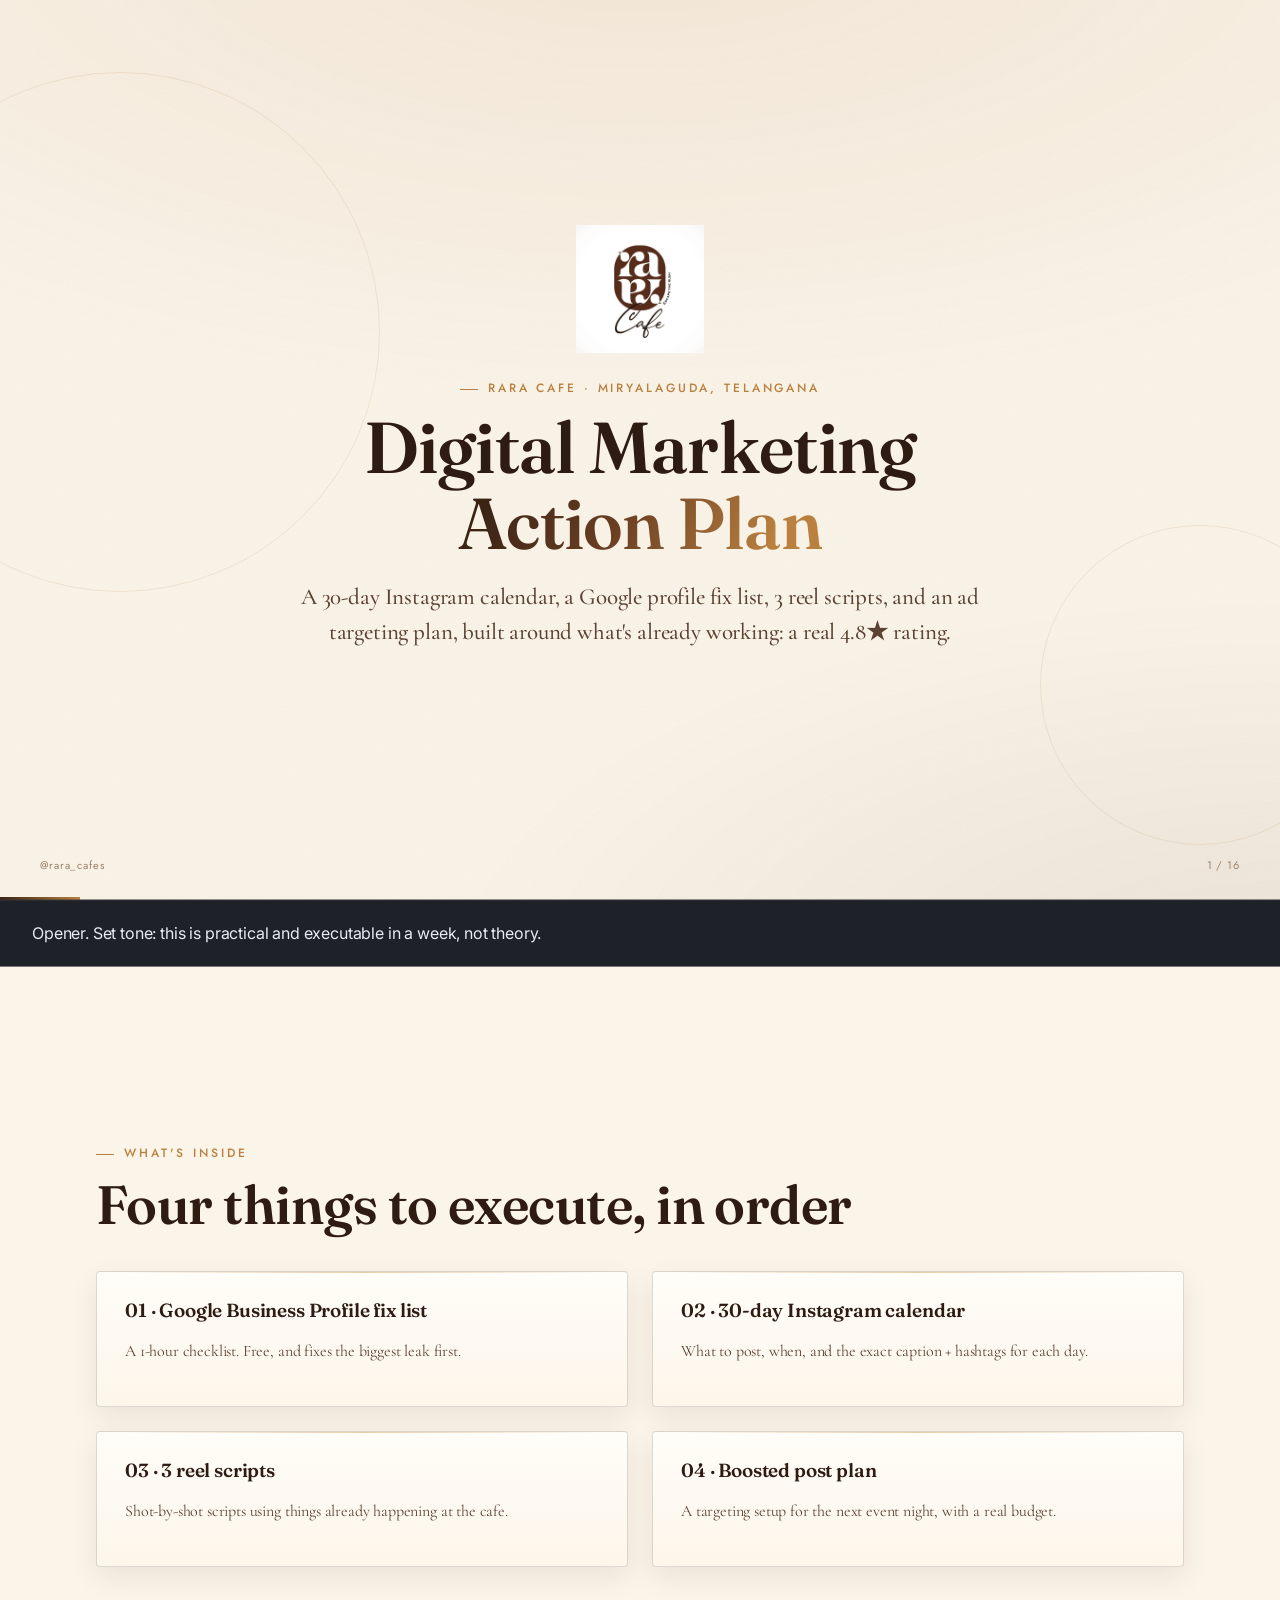
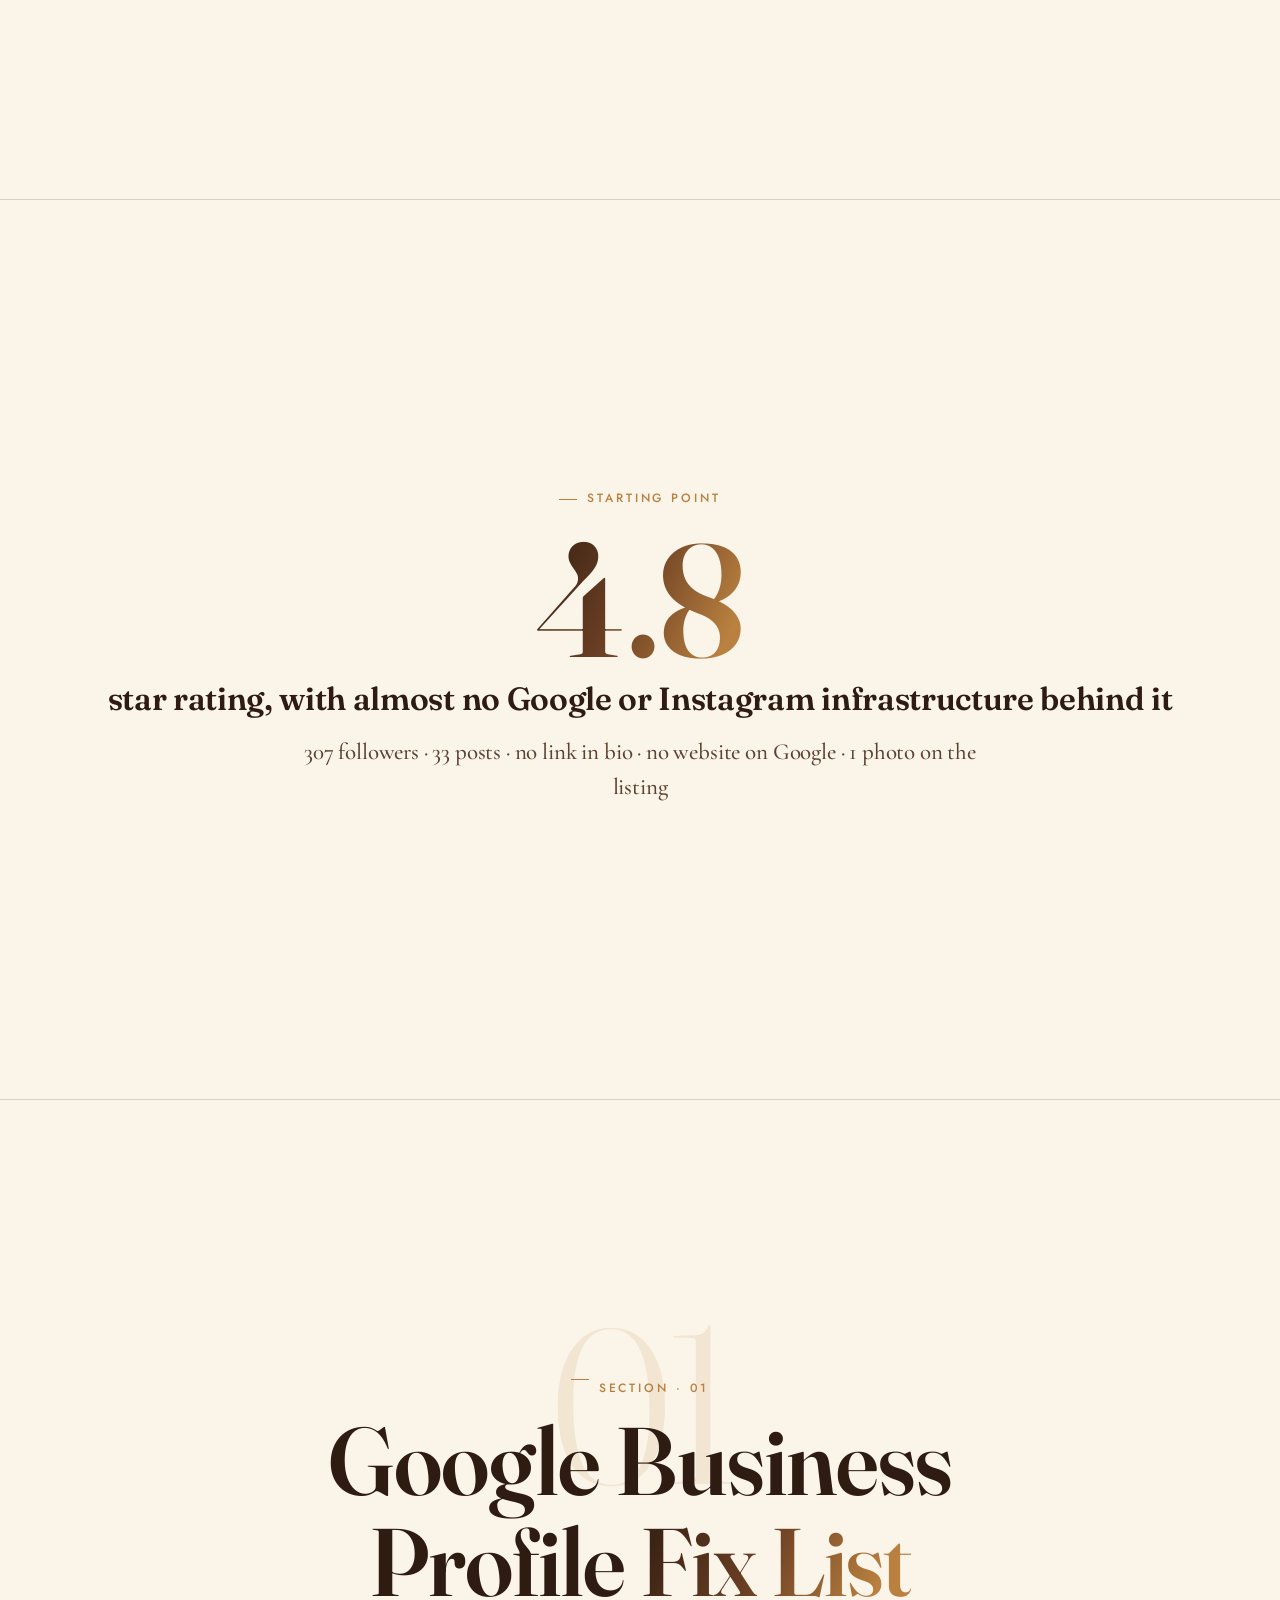
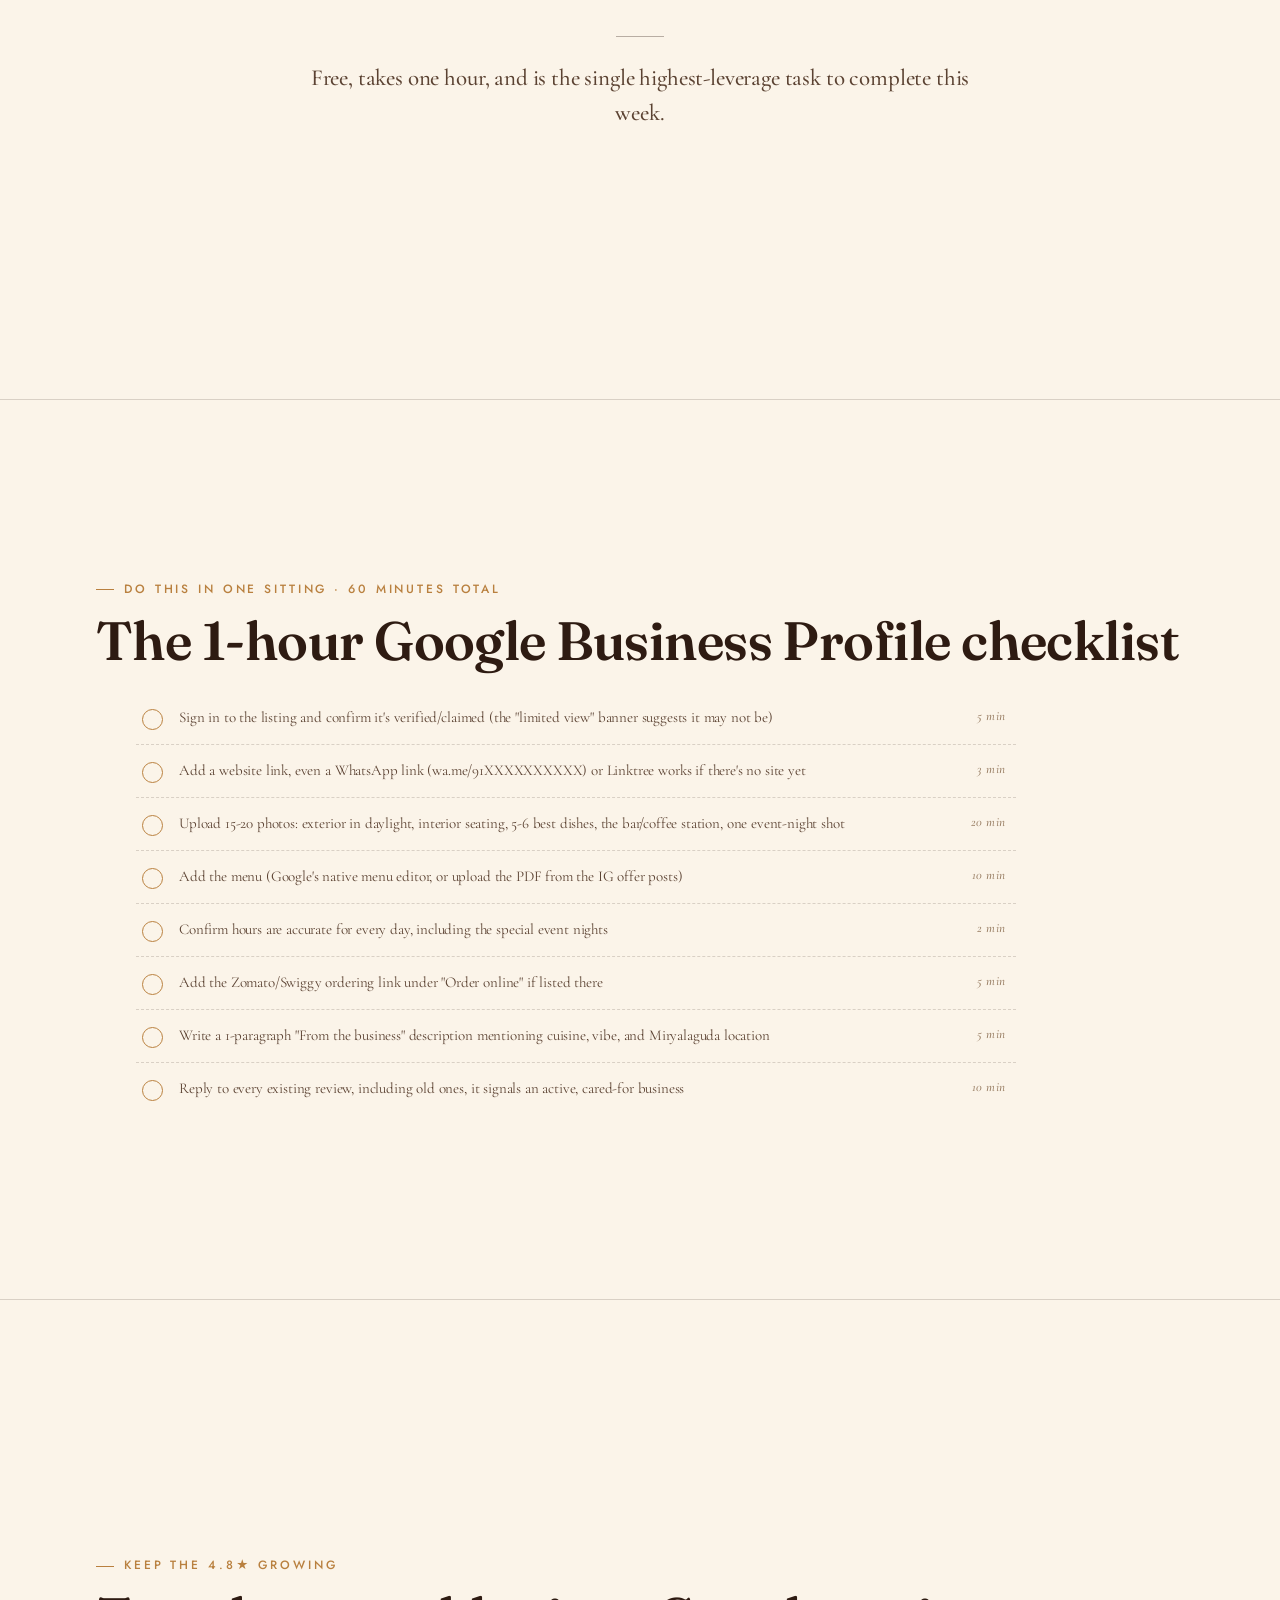
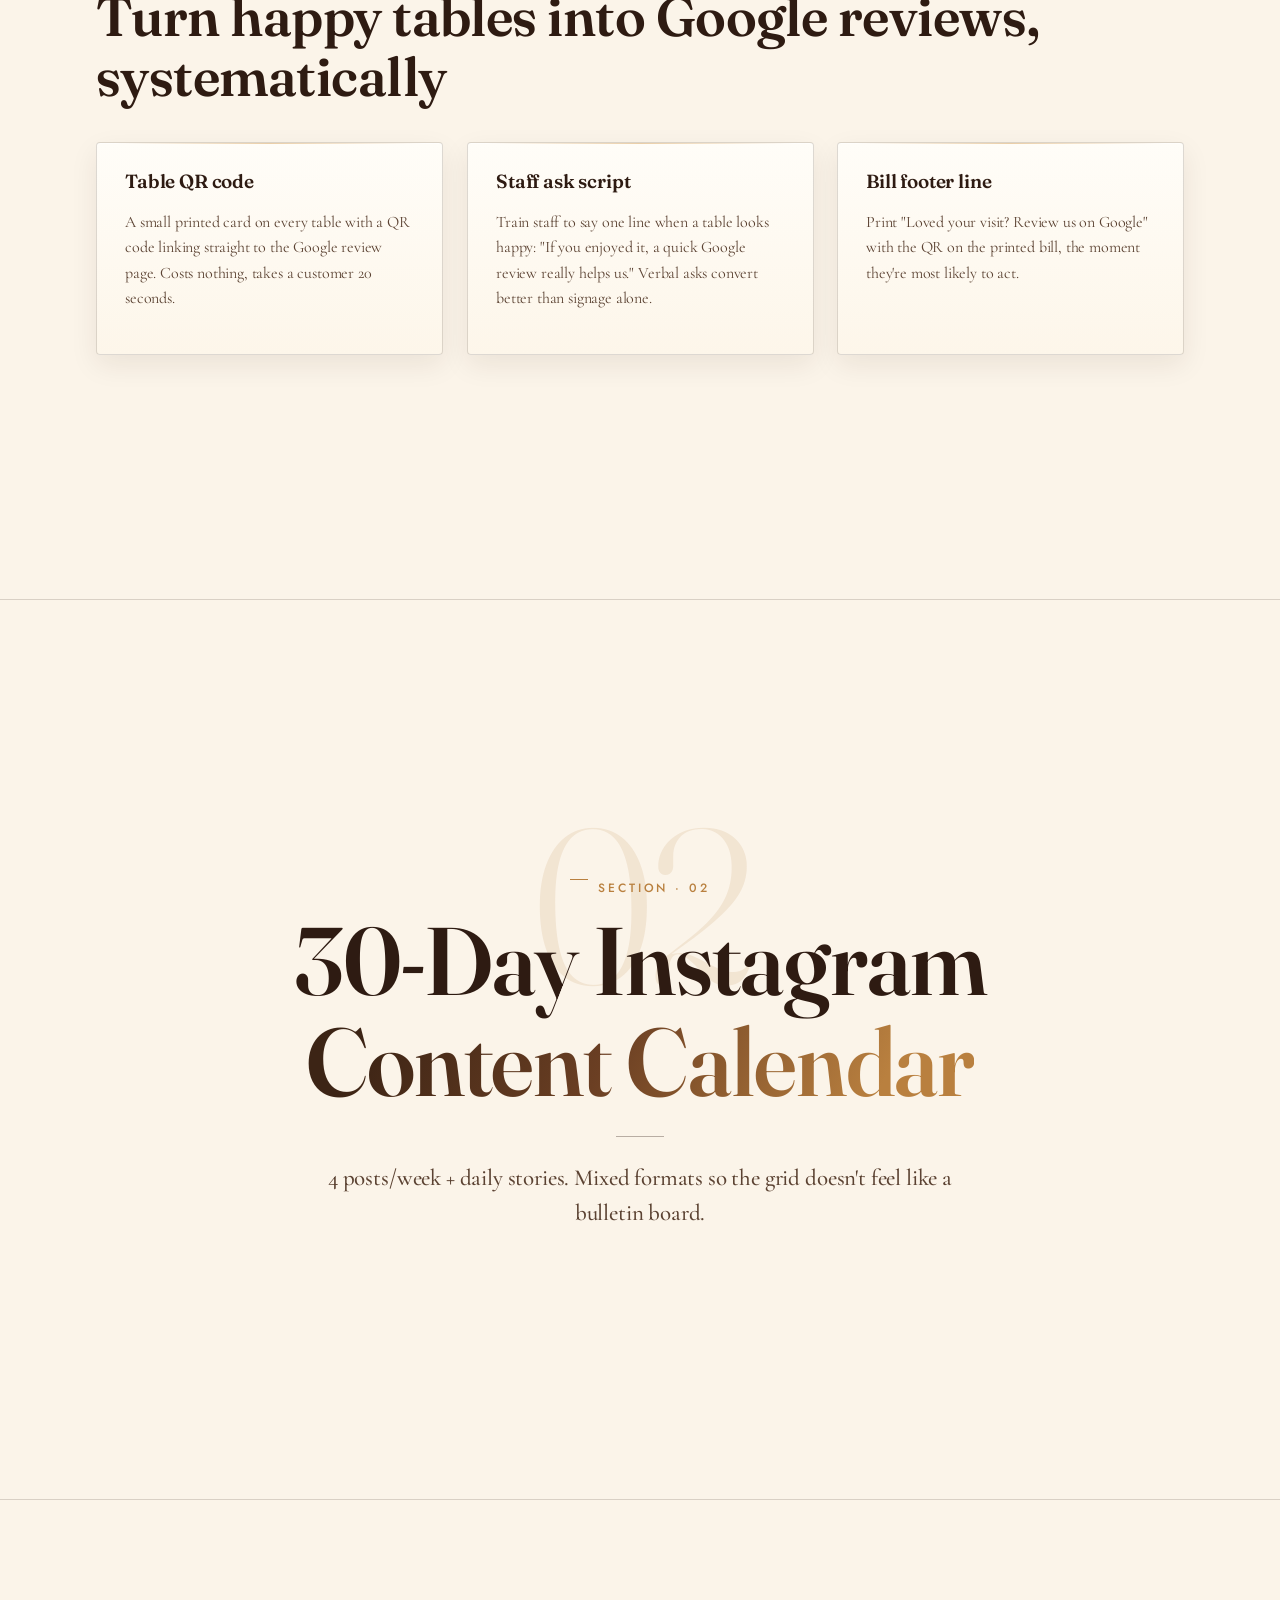
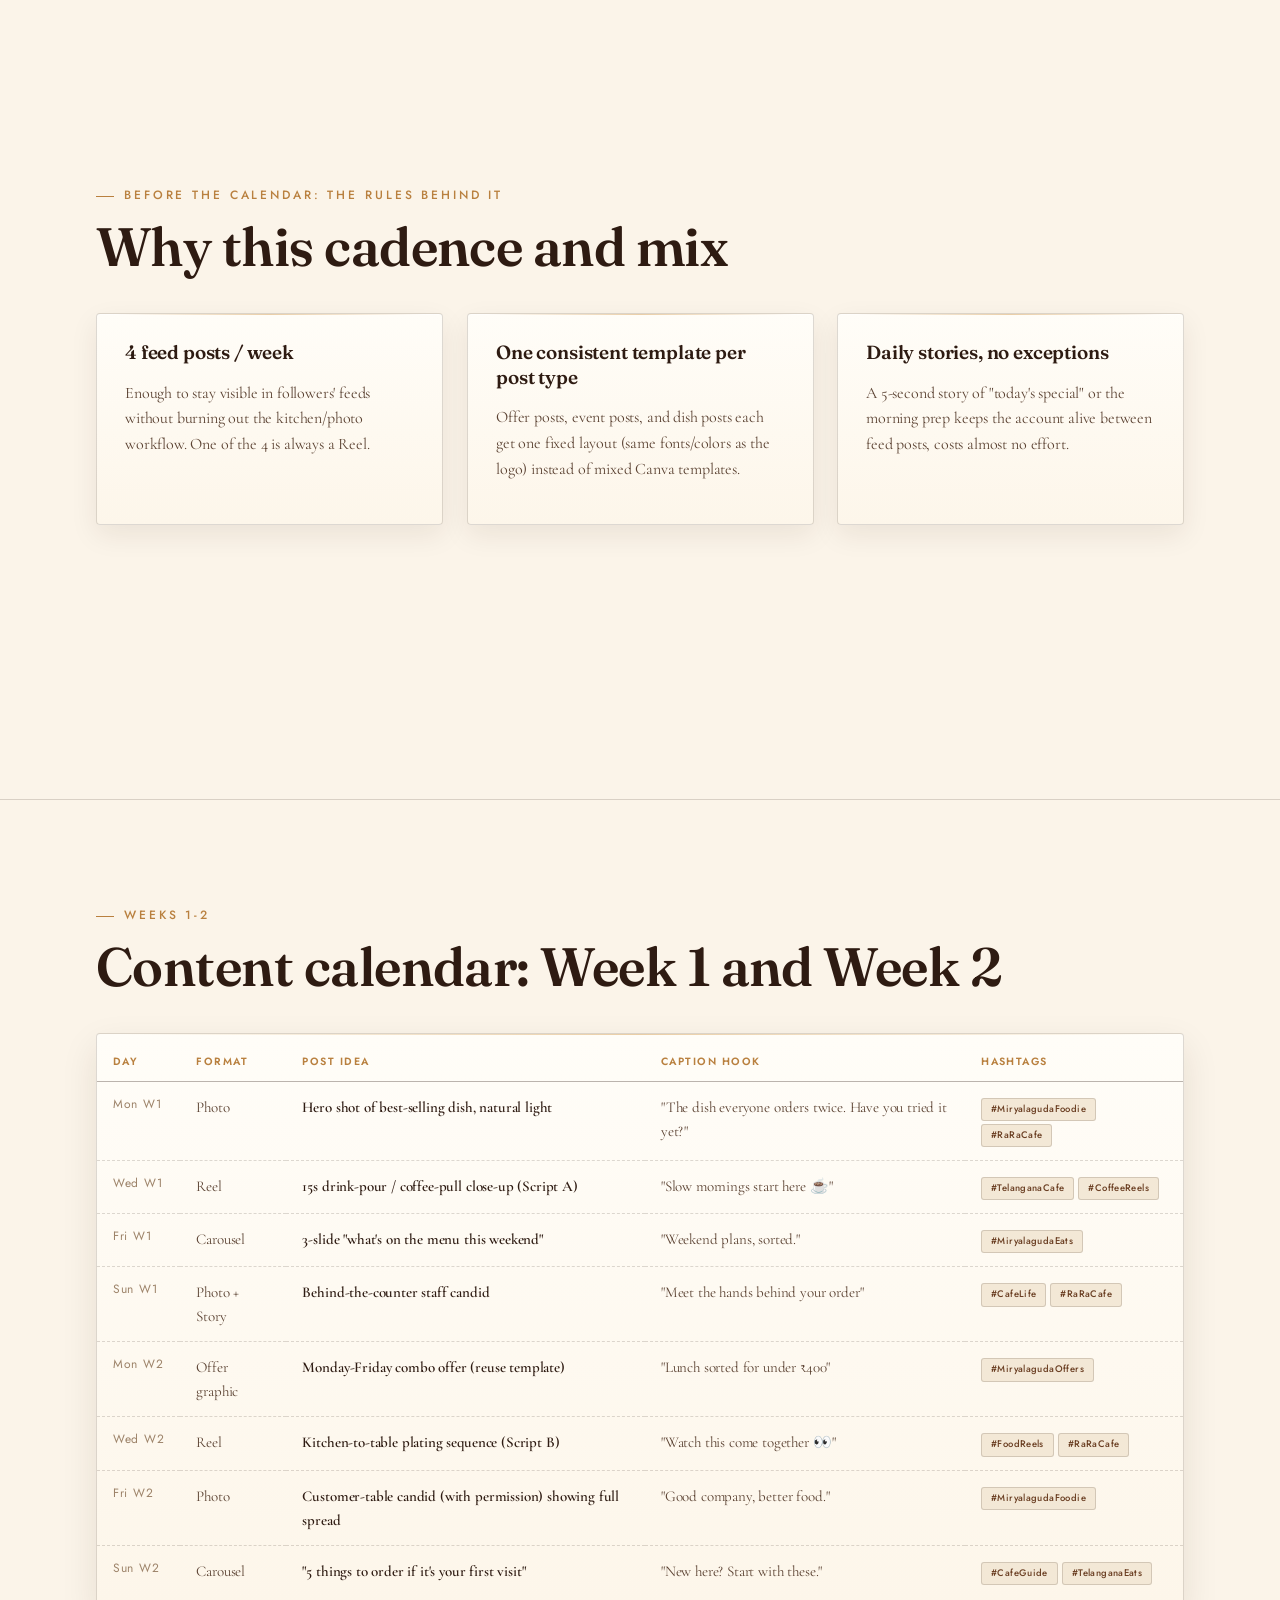
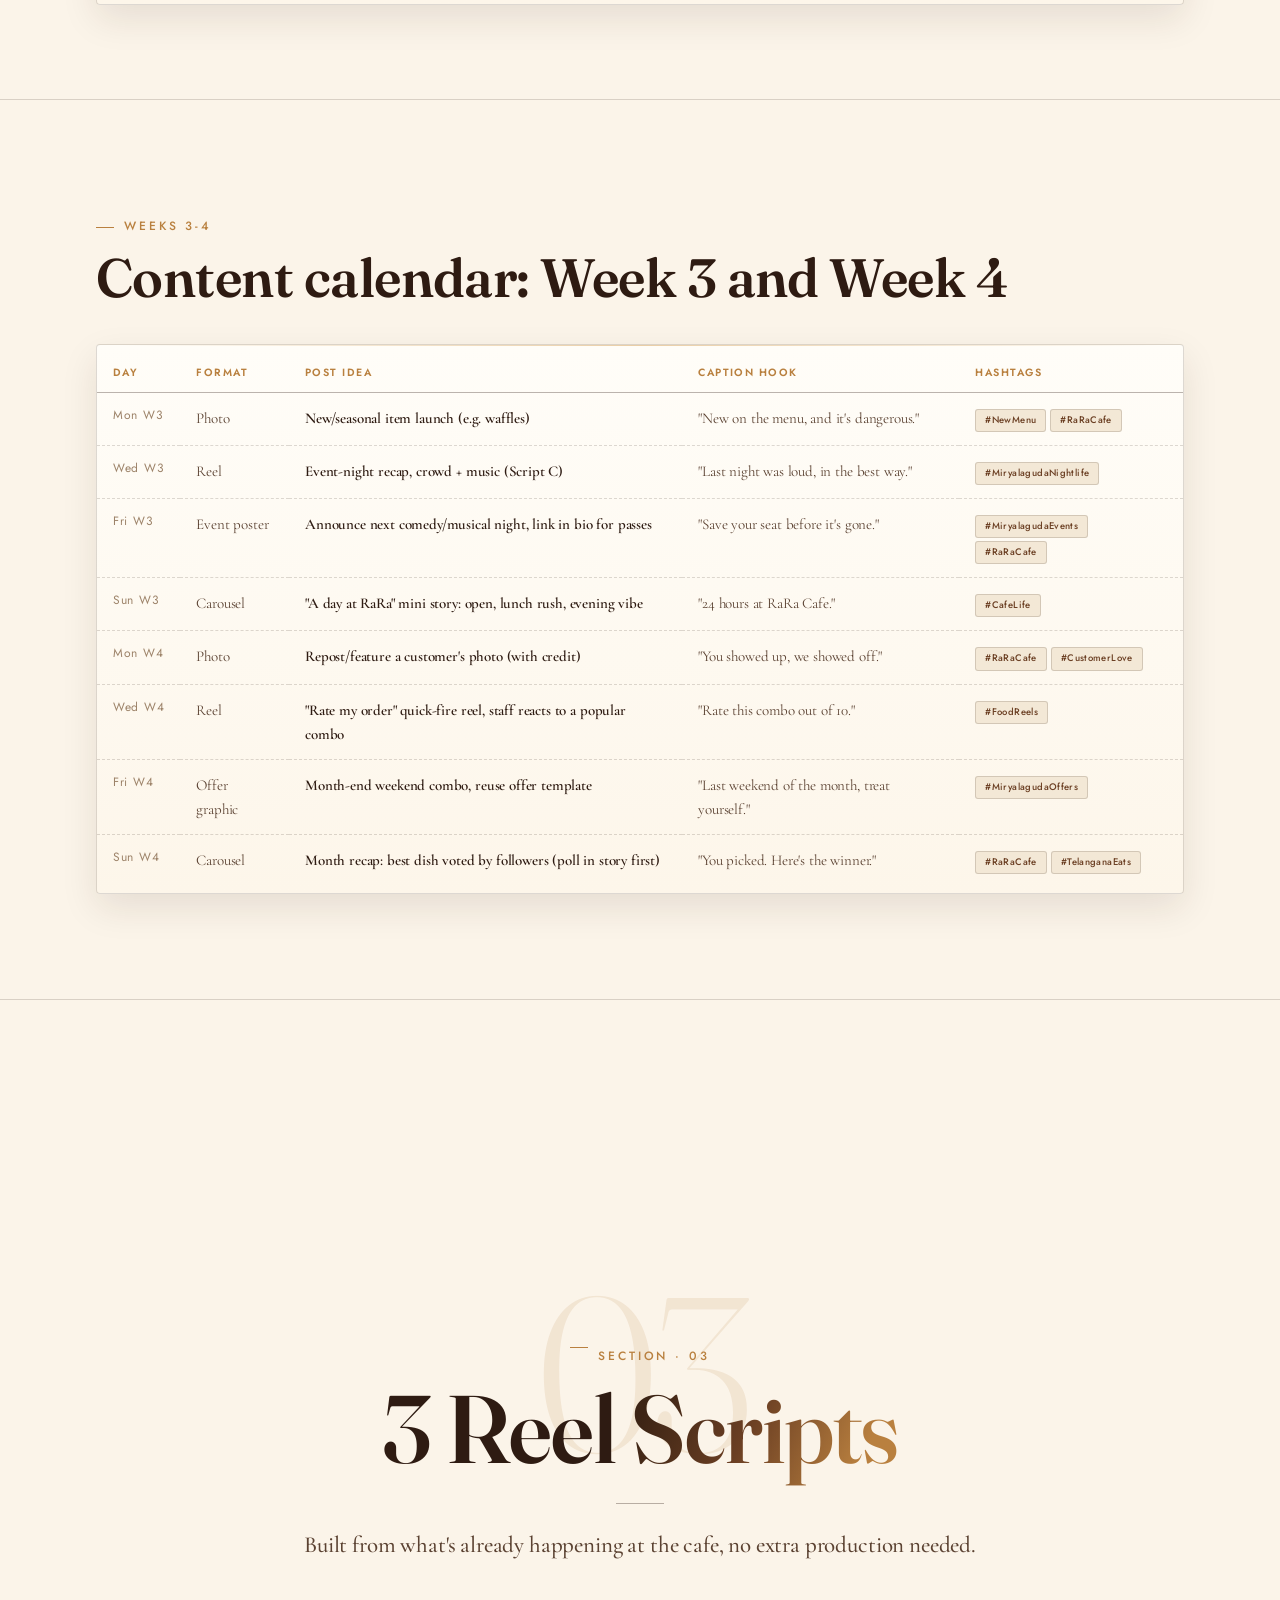
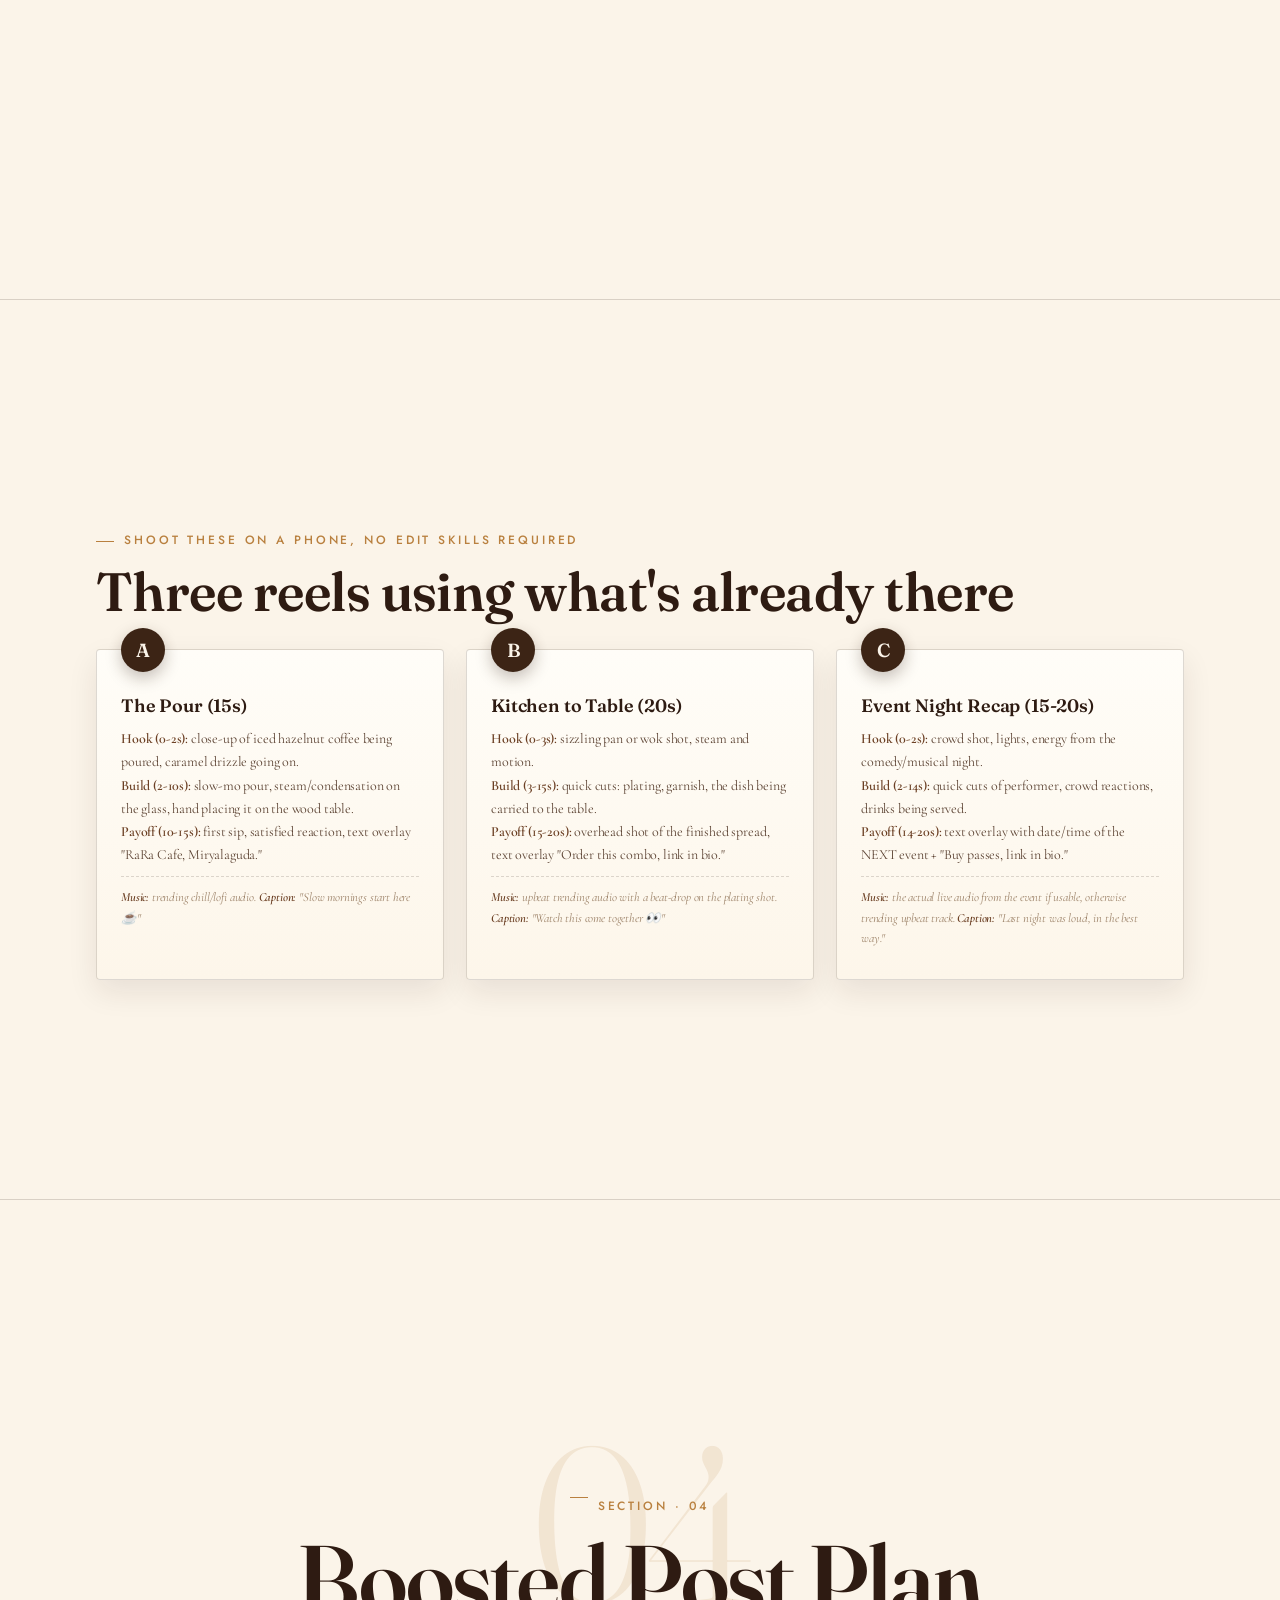
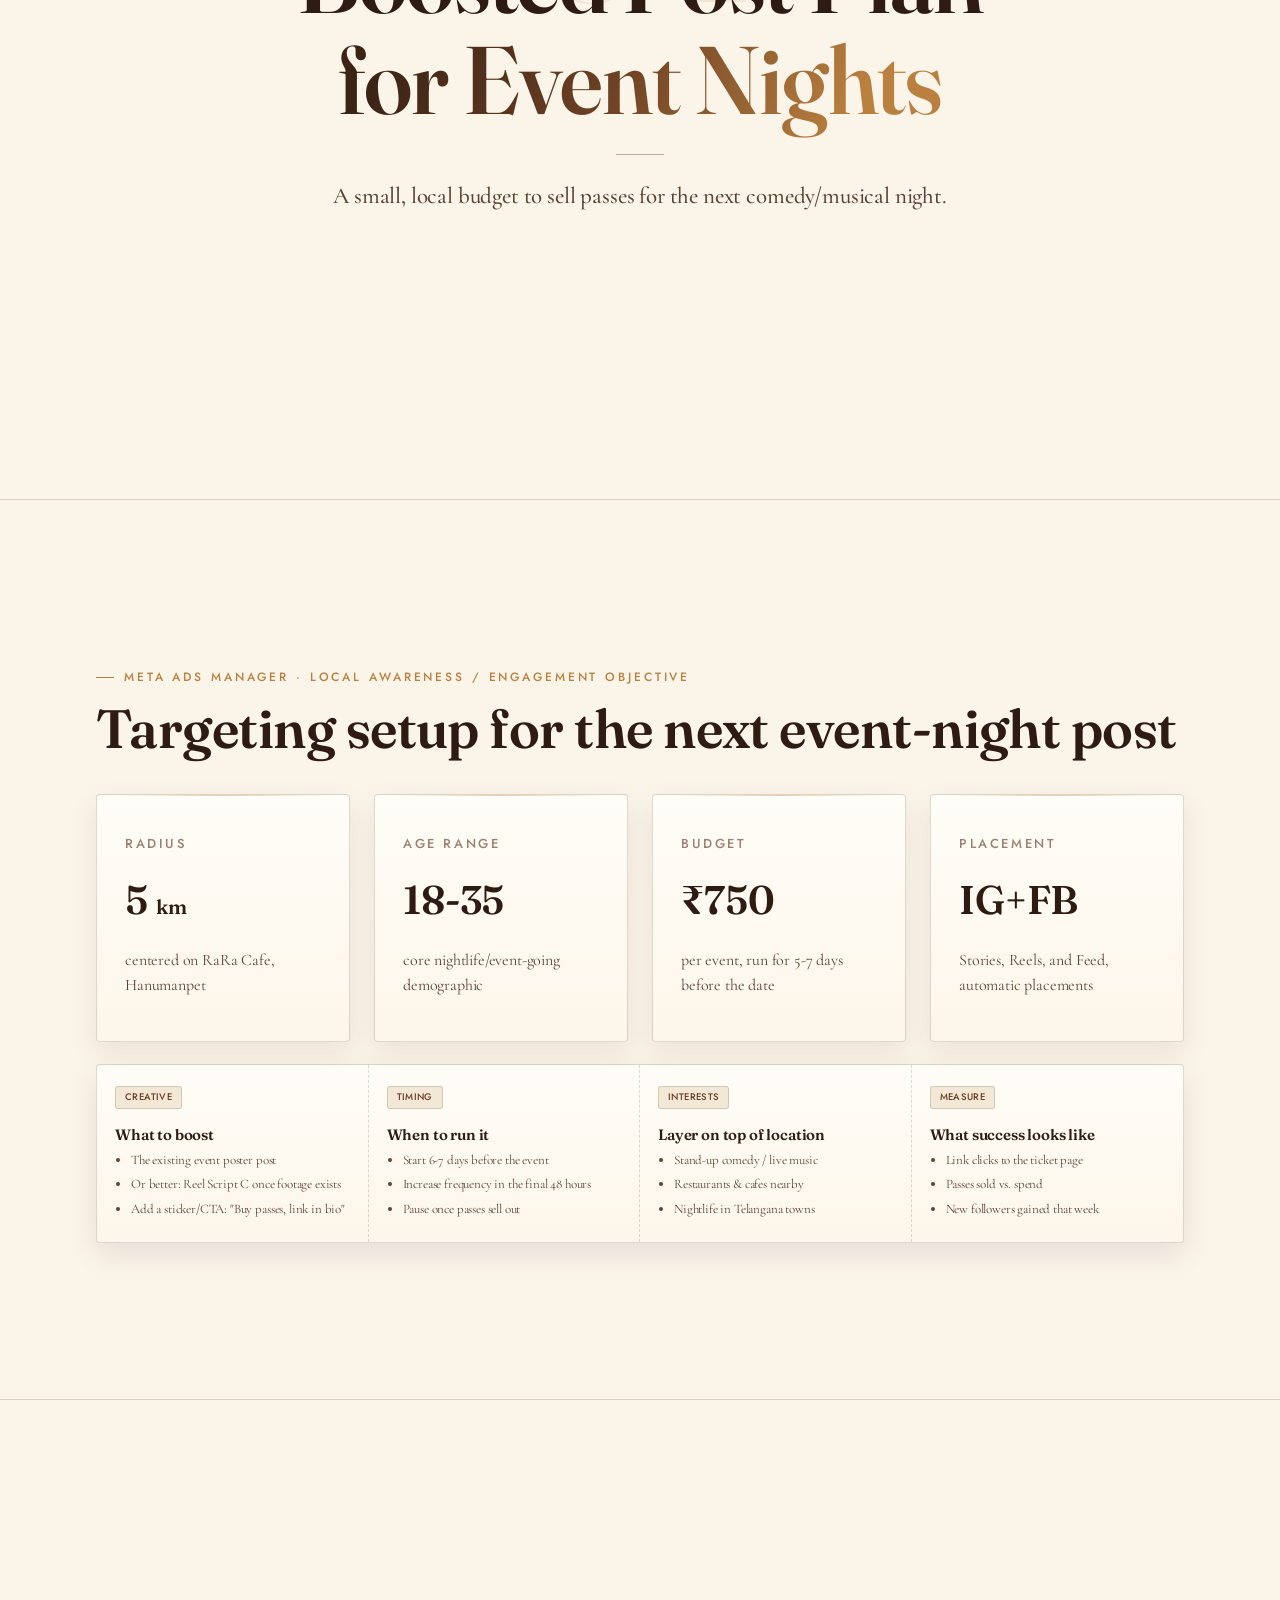
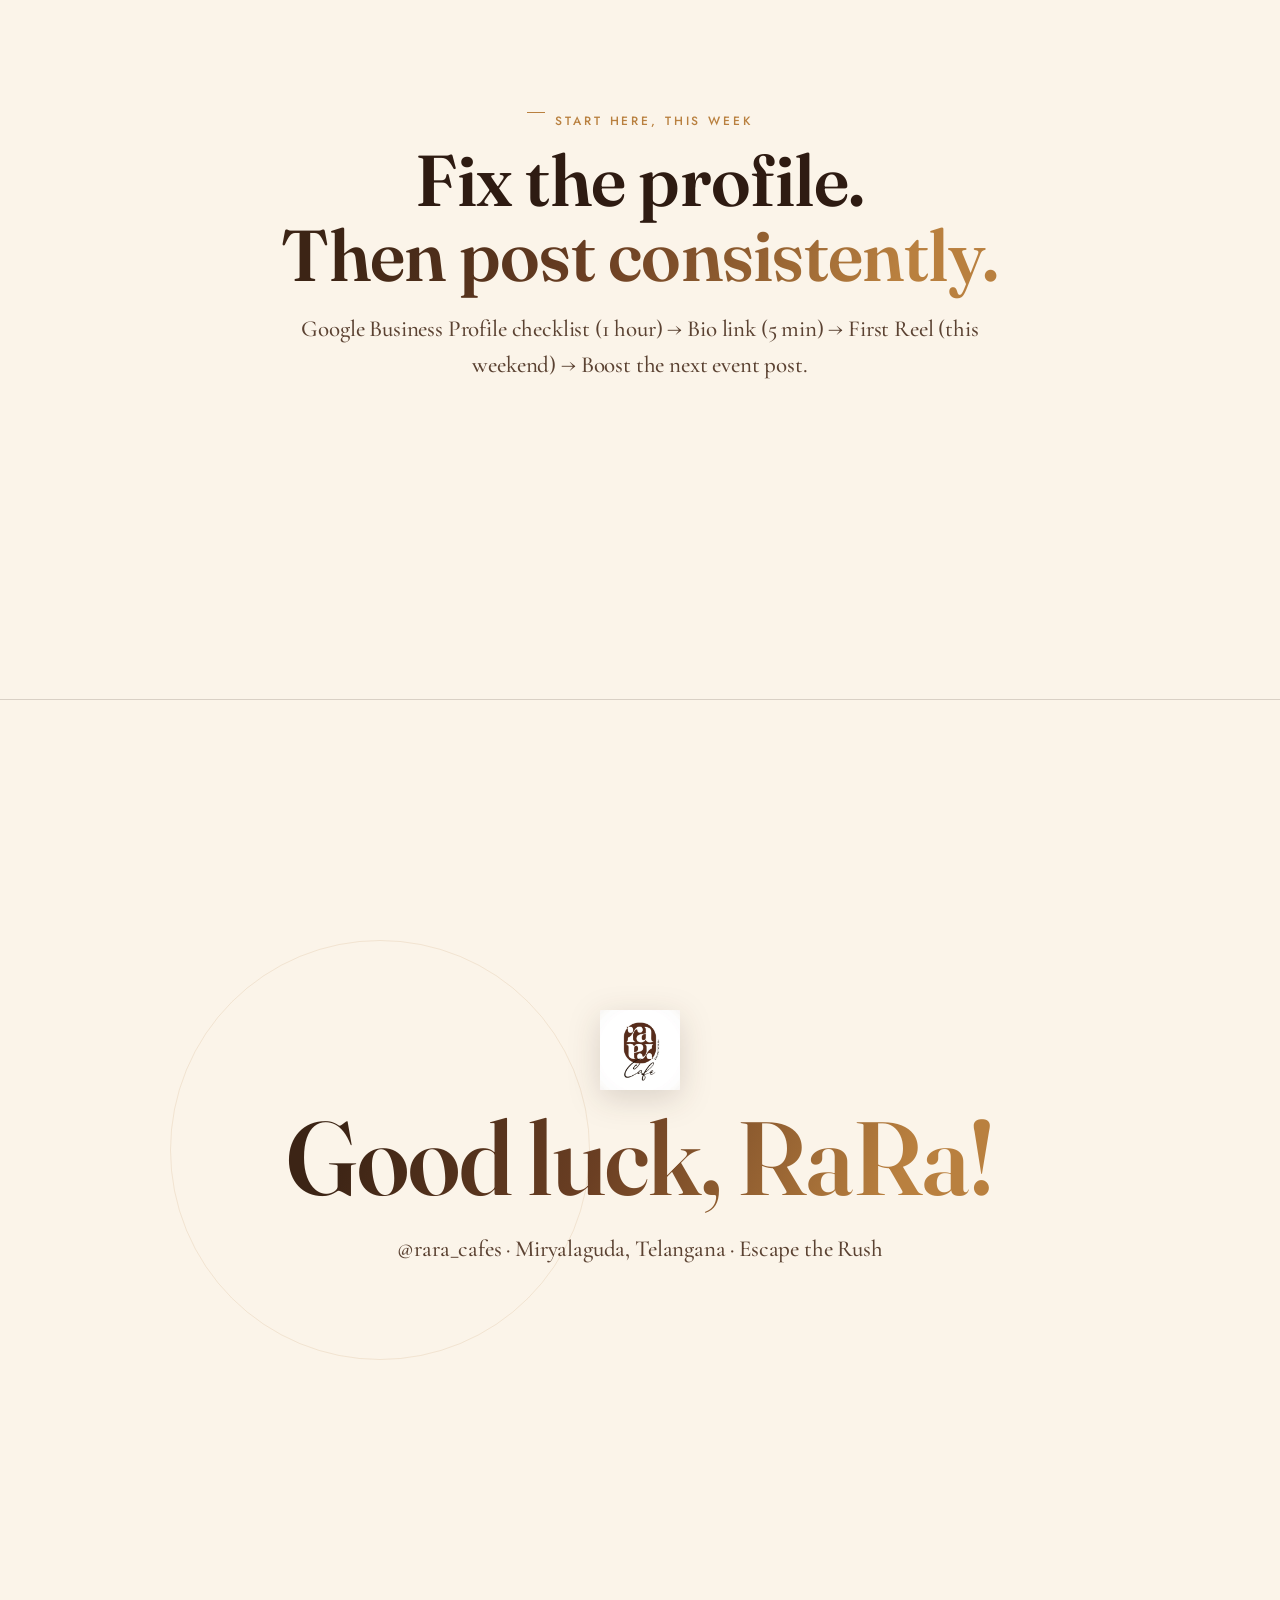
<file: rara-cafe/marketing-plan-deck/index.html>
<!DOCTYPE html>
<html lang="en" data-theme="rara-brand">
<head>
<meta charset="utf-8"><meta name="viewport" content="width=device-width,initial-scale=1">
<title>RaRa Cafe · Digital Marketing Plan</title>
<link rel="preconnect" href="https://fonts.googleapis.com">
<link rel="preconnect" href="https://fonts.gstatic.com" crossorigin>
<link href="https://fonts.googleapis.com/css2?family=Fraunces:ital,opsz,wght@0,9..144,300;0,9..144,450;0,9..144,600;0,9..144,700;0,9..144,900;1,9..144,500&family=Cormorant+Garamond:ital,wght@0,400;0,500;0,600;1,500&family=Jost:wght@300;400;500;600&display=swap" rel="stylesheet">
<link rel="stylesheet" href="assets/fonts.css">
<link rel="stylesheet" href="assets/base.css">
<link rel="stylesheet" id="theme-link" href="assets/themes/rara-brand.css">
<link rel="stylesheet" href="assets/animations/animations.css">
<style>
/* ============================================================
   RARA CAFE — "Escape the Rush" deck
   Aesthetic: warm editorial menu-card. Aged cream paper, espresso
   ink, hand-set serif display, ruled menu lines, coffee-ring and
   steam motifs used as quiet texture rather than decoration.
   ============================================================ */

:root{
  --paper:#fbf4e9;
  --paper-deep:#f3e8d6;
  --ink:#2e1b12;
  --ink-soft:#5b4232;
  --ink-faint:#9c8268;
  --espresso:#3c2415;
  --espresso-2:#6b3f23;
  --caramel:#b9803f;
  --caramel-light:#dcae6e;
  --rule:rgba(46,27,18,.16);
  --rule-strong:rgba(46,27,18,.32);
  --display:'Fraunces','Playfair Display',Georgia,serif;
  --serif-body:'Cormorant Garamond','Noto Serif SC',Georgia,serif;
  --label:'Jost','Inter',sans-serif;
}

html,body{background:var(--paper)}

/* ---------- Paper texture: grain + vignette + faint rule grid ---------- */
body{
  position:relative;
  font-family:var(--serif-body);
  color:var(--ink-soft);
}
body::before{
  content:"";
  position:fixed;inset:0;
  z-index:0;
  pointer-events:none;
  background-image:
    radial-gradient(ellipse 140% 90% at 50% -10%, rgba(185,128,63,.10), transparent 60%),
    radial-gradient(ellipse 120% 80% at 100% 110%, rgba(60,36,21,.08), transparent 55%);
}
body::after{
  content:"";
  position:fixed;inset:0;
  z-index:0;
  pointer-events:none;
  opacity:.5;
  mix-blend-mode:multiply;
  background-image:url("data:image/svg+xml;utf8,<svg xmlns='http://www.w3.org/2000/svg' width='180' height='180'><filter id='n'><feTurbulence type='fractalNoise' baseFrequency='0.9' numOctaves='2' stitchTiles='stitch'/><feColorMatrix type='matrix' values='0 0 0 0 0  0 0 0 0 0  0 0 0 0 0  0 0 0 0.04 0'/></filter><rect width='100%' height='100%' filter='url(%23n)'/></svg>");
}
.deck{background:transparent;position:relative;z-index:1}

/* ---------- Coffee-ring motif (decorative, behind content) ---------- */
.ring-deco{position:absolute;border-radius:50%;border:1.5px solid var(--caramel);opacity:.14;pointer-events:none;z-index:0}

/* ---------- Typography overrides ---------- */
.kicker{
  font-family:var(--label);font-size:12px;font-weight:500;
  color:var(--caramel);letter-spacing:.24em;text-transform:uppercase;
}
.kicker::before{content:"";display:inline-block;width:18px;height:1px;background:var(--caramel);margin-right:10px;vertical-align:middle}
.eyebrow{font-family:var(--label);letter-spacing:.2em}

.h1,.h2{font-family:var(--display);color:var(--ink);letter-spacing:-0.01em}
.h1{font-weight:600;font-optical-sizing:auto}
.h2{font-weight:600}
h3,h4{font-family:var(--display);color:var(--ink)}
.lede{font-family:var(--serif-body);font-size:23px;font-weight:500;color:var(--ink-soft)}
.dim{color:var(--ink-soft)}
.dim2{color:var(--ink-faint)}
.gradient-text{background:linear-gradient(115deg,var(--espresso) 10%,var(--espresso-2) 45%,var(--caramel) 85%);
  -webkit-background-clip:text;background-clip:text;-webkit-text-fill-color:transparent;color:transparent}

/* hairline rule used as a section accent, replaces the old solid bar */
.divider-accent{
  height:auto!important;width:auto!important;background:none!important;
  display:flex;align-items:center;justify-content:center;gap:10px;
}
.divider-accent::before,.divider-accent::after{content:"";width:48px;height:1px;background:var(--rule-strong)}
.divider-accent::after{display:none}

::selection{background:var(--caramel-light);color:var(--espresso)}

/* ---------- Slide chrome ---------- */
.deck-footer{color:var(--ink-faint);font-family:var(--label);font-size:11px;letter-spacing:.08em}
.deck-footer .dim2{color:var(--ink-faint)}
.slide-number::before,.slide-number::after{font-family:var(--label)}
.progress-bar > span{background:linear-gradient(90deg,var(--espresso),var(--caramel))}

/* ---------- Cards: printed menu-card treatment ---------- */
.card{
  background:linear-gradient(180deg,#fffdf8,#fdf6ea);
  border:1px solid var(--rule);
  box-shadow:0 1px 0 rgba(255,255,255,.6) inset, 0 10px 28px rgba(46,27,18,.08);
  border-radius:4px;
  position:relative;
}
.card::before{
  content:"";position:absolute;left:18px;right:18px;top:0;height:1px;
  background:linear-gradient(90deg,transparent,var(--caramel-light),transparent);opacity:.6;
}
.card h4{font-size:19px;margin-bottom:8px}

/* ---------- Logo ---------- */
.logo-mark{display:block;margin:0 auto 26px;height:128px;width:auto;filter:drop-shadow(0 10px 22px rgba(46,27,18,.18))}
.logo-mark-sm{display:block;margin:0 auto 16px;height:80px;width:auto;filter:drop-shadow(0 8px 16px rgba(46,27,18,.16))}

/* ---------- Section dividers: big asymmetric numeral ---------- */
.sec-wrap{position:relative;max-width:880px;margin:0 auto;text-align:center}
.sec-num{
  position:absolute;top:-72px;left:50%;transform:translateX(-50%);
  font-family:var(--display);font-weight:300;font-size:220px;line-height:1;
  color:var(--caramel);opacity:.13;letter-spacing:-0.04em;z-index:0;
  pointer-events:none;user-select:none;
}
@media (max-width:900px){.sec-num{font-size:130px;top:-40px}}

/* ---------- Tables → printed menu listing ---------- */
.menu-card{
  background:linear-gradient(180deg,#fffdf8,#fdf6ea);
  border:1px solid var(--rule);
  border-radius:4px;
  box-shadow:0 14px 36px rgba(46,27,18,.10);
  padding:6px 0;
  position:relative;
}
.menu-card::before{
  content:"";position:absolute;left:22px;right:22px;top:0;height:1px;
  background:linear-gradient(90deg,transparent,var(--caramel-light),transparent);opacity:.6;
}
.t{width:100%;border-collapse:collapse;font-family:var(--serif-body);font-size:15px}
.t thead th{
  font-family:var(--label);font-size:10.5px;text-transform:uppercase;letter-spacing:.14em;
  color:var(--caramel);font-weight:600;text-align:left;padding:14px 16px 10px;
  border-bottom:1px solid var(--rule-strong);background:transparent;
}
.t td{padding:13px 16px;border-bottom:1px dashed var(--rule);vertical-align:top;color:var(--ink-soft)}
.t td:first-child{font-family:var(--label);font-size:12px;letter-spacing:.06em;color:var(--ink-faint);white-space:nowrap}
.t tbody tr:last-child td{border-bottom:none}
.t tbody tr:hover td{background:rgba(185,128,63,.06)}
.t td:nth-child(3){font-weight:600;color:var(--ink)}
.tag{
  display:inline-block;font-family:var(--label);font-size:9.5px;font-weight:500;
  padding:3px 9px;border-radius:3px;background:var(--paper-deep);color:var(--espresso-2);
  margin-right:4px;letter-spacing:.04em;border:1px solid var(--rule);
}

/* ---------- Checklist → ticket stubs ---------- */
.todo{max-width:920px;margin-top:18px}
.todo li{
  list-style:none;display:flex;align-items:flex-start;gap:16px;
  padding:14px 6px;border-bottom:1px dashed var(--rule);
  font-family:var(--serif-body);font-size:16px;
}
.todo li:last-child{border-bottom:none}
.todo li .b{
  flex-shrink:0;width:21px;height:21px;margin-top:3px;
  border:1.5px solid var(--caramel);border-radius:50%;
  position:relative;
}
.todo li .b::after{
  content:"";position:absolute;inset:4px;border-radius:50%;
  background:var(--caramel);opacity:0;transition:opacity .2s;
}
.todo li .t{color:var(--ink-soft);line-height:1.5}
.todo li .tag{
  margin-left:auto;background:transparent;border:none;color:var(--ink-faint);
  font-style:italic;font-family:var(--serif-body);font-size:13px;white-space:nowrap;padding:0;
}

/* ---------- Reel script steps → recipe cards ---------- */
.steps{display:grid;grid-template-columns:repeat(3,1fr);gap:22px;margin-top:24px}
.step{
  position:relative;padding:30px 24px 20px;
  background:linear-gradient(180deg,#fffdf8,#fdf6ea);
  border:1px solid var(--rule);border-radius:4px;
  box-shadow:0 12px 30px rgba(46,27,18,.09);
}
.step .num{
  position:absolute;top:-22px;left:24px;width:44px;height:44px;
  border-radius:50%;background:var(--espresso);color:var(--paper);
  display:flex;align-items:center;justify-content:center;
  font-family:var(--display);font-weight:600;font-size:19px;
  box-shadow:0 6px 16px rgba(46,27,18,.28);
}
.step h4{font-size:18px;margin:14px 0 10px;color:var(--ink)}
.step p{font-size:14px;color:var(--ink-soft);line-height:1.65;margin:0 0 10px;font-family:var(--serif-body)}
.step p b{color:var(--espresso-2);font-weight:600}
.step .shot{font-size:12.5px;color:var(--ink-faint);border-top:1px dashed var(--rule);padding-top:10px;margin-top:10px;font-style:italic}

/* ---------- Targeting plan: ledger rows ---------- */
.rm{display:grid;grid-template-columns:repeat(4,1fr);gap:0;margin-top:22px;
  border:1px solid var(--rule);border-radius:4px;overflow:hidden;
  background:linear-gradient(180deg,#fffdf8,#fdf6ea);box-shadow:0 12px 30px rgba(46,27,18,.09)}
.rm .col{padding:18px 18px;border-right:1px dashed var(--rule)}
.rm .col:last-child{border-right:none}
.rm .col .tag{display:inline-block;margin-bottom:10px}
.rm h4{font-size:15px;margin:6px 0 6px;color:var(--ink)}
.rm ul{padding-left:16px;margin:6px 0 0;font-size:13px;color:var(--ink-soft);font-family:var(--serif-body)}
.rm li{margin-bottom:5px;line-height:1.5}

small.cap{font-size:12px;color:var(--ink-faint)}
.slide h2.h2{margin-bottom:4px}
.slide .lede{margin-top:4px}

/* ---------- Entrance choreography (first paint only) ---------- */
@keyframes rara-rise{from{opacity:0;transform:translateY(22px)}to{opacity:1;transform:translateY(0)}}
.rara-in{animation:rara-rise .8s cubic-bezier(.16,1,.3,1) both}

/* ============================================================
   Mobile / small-screen responsive overrides
   ============================================================ */
@media (max-width: 900px){
  .slide{padding:36px 22px;overflow-y:auto;-webkit-overflow-scrolling:touch}
  .h1{font-size:40px!important;line-height:1.16}
  .h2{font-size:29px!important}
  h3{font-size:22px}
  .lede{font-size:17px;max-width:100%}
  .kicker{font-size:11px}
  .logo-mark{height:84px;margin-bottom:16px}
  .logo-mark-sm{height:56px}
  .grid.g2,.grid.g3,.grid.g4{grid-template-columns:1fr!important;gap:14px!important}
  .steps{grid-template-columns:1fr!important;gap:30px!important}
  .rm{grid-template-columns:1fr!important}
  .rm .col{border-right:none!important;border-bottom:1px dashed var(--rule)}
  .rm .col:last-child{border-bottom:none}
  .t{font-size:13px}
  .t td,.t th{padding:10px 10px}
  .menu-card{overflow-x:auto}
  div[style*="font-size:160px"]{font-size:88px!important}
  div[style*="font-size:96px"]{font-size:42px!important}
  div[style*="font-size:120px"]{font-size:56px!important}
  div[style*="font-size:140px"]{font-size:64px!important}
  div[style*="font-size:40px"]{font-size:28px!important}
  .deck-footer{font-size:11px}
  .sec-num{font-size:110px}
}
@media (max-width: 480px){
  .h1{font-size:32px!important}
  .h2{font-size:24px!important}
  .lede{font-size:15px}
  div[style*="font-size:160px"]{font-size:64px!important}
  div[style*="font-size:96px"]{font-size:32px!important}
  .sec-num{font-size:84px}
}

/* ============================================================
   Scroll/swipe mode — critical layout is also forced via inline
   JS styles below (always wins over any stylesheet rule); these
   rules are the same-paint-frame fallback.
   ============================================================ */
body.scroll-mode{overflow-y:auto;overflow-x:hidden;scroll-snap-type:y proximity}
body.scroll-mode .slide{scroll-snap-align:start;border-bottom:1px solid var(--rule)}
body.scroll-mode .slide:last-child{border-bottom:none}
</style>
</head>
<body data-themes="rara-brand,sunset-warm,soft-pastel,japanese-minimal" data-theme-base="assets/themes/">
<div class="deck">

  <!-- 1. Cover -->
  <section class="slide center tc" data-title="Cover">
    <div class="ring-deco" style="width:520px;height:520px;top:8%;left:-140px"></div>
    <div class="ring-deco" style="width:320px;height:320px;bottom:6%;right:-80px"></div>
    <div style="position:relative;z-index:1">
      <img class="logo-mark anim-fade-down" data-anim="fade-down" src="img/rara-cafe-logo.jpg" alt="RaRa Cafe logo">
      <p class="kicker anim-fade-down" data-anim="fade-down">RaRa Cafe · Miryalaguda, Telangana</p>
      <h1 class="h1 anim-fade-up" data-anim="fade-up">Digital Marketing<br><span class="gradient-text">Action Plan</span></h1>
      <p class="lede">A 30-day Instagram calendar, a Google profile fix list, 3 reel scripts, and an ad targeting plan, built around what's already working: a real 4.8★ rating.</p>
    </div>
    <div class="deck-footer"><span class="dim2">@rara_cafes</span><span class="slide-number" data-current="1" data-total="16"></span></div>
    <div class="notes">Opener. Set tone: this is practical and executable in a week, not theory.</div>
  </section>

  <!-- 2. TOC -->
  <section class="slide" data-title="Agenda">
    <p class="kicker">What's inside</p>
    <h2 class="h2">Four things to execute, in order</h2>
    <div class="grid g2 mt-l anim-stagger-list" data-anim-target>
      <div class="card"><h4>01 · Google Business Profile fix list</h4><p class="dim">A 1-hour checklist. Free, and fixes the biggest leak first.</p></div>
      <div class="card"><h4>02 · 30-day Instagram calendar</h4><p class="dim">What to post, when, and the exact caption + hashtags for each day.</p></div>
      <div class="card"><h4>03 · 3 reel scripts</h4><p class="dim">Shot-by-shot scripts using things already happening at the cafe.</p></div>
      <div class="card"><h4>04 · Boosted post plan</h4><p class="dim">A targeting setup for the next event night, with a real budget.</p></div>
    </div>
  </section>

  <!-- 3. Recap stat -->
  <section class="slide center tc" data-title="Where we start">
    <div>
      <p class="kicker">Starting point</p>
      <div style="font-size:160px;font-weight:600;line-height:1;font-family:var(--display)"><span class="gradient-text">4.8</span></div>
      <h3>star rating, with almost no Google or Instagram infrastructure behind it</h3>
      <p class="lede" style="margin:16px auto">307 followers · 33 posts · no link in bio · no website on Google · 1 photo on the listing</p>
    </div>
    <div class="notes">The rating is the proof the food and service are good. Everything in this deck is about making that visible to more people.</div>
  </section>

  <!-- 4. Section divider: GBP -->
  <section class="slide tc center" data-title="Section 01">
    <div class="sec-wrap">
      <span class="sec-num">01</span>
      <p class="kicker anim-fade-down" data-anim="fade-down" style="justify-content:center;display:flex">Section · 01</p>
      <h1 class="h1 anim-rise-in" data-anim="rise-in" style="font-size:96px;position:relative">Google Business<br>Profile <span class="gradient-text">Fix List</span></h1>
      <div class="divider-accent" style="margin:24px auto"></div>
      <p class="lede" style="margin:0 auto">Free, takes one hour, and is the single highest-leverage task to complete this week.</p>
    </div>
  </section>

  <!-- 5. GBP checklist -->
  <section class="slide" data-title="GBP Checklist">
    <p class="kicker">Do this in one sitting · 60 minutes total</p>
    <h2 class="h2">The 1-hour Google Business Profile checklist</h2>
    <ul class="todo anim-stagger-list" data-anim-target>
      <li><span class="b"></span><span class="t">Sign in to the listing and confirm it's verified/claimed (the "limited view" banner suggests it may not be)</span><span class="tag">5 min</span></li>
      <li><span class="b"></span><span class="t">Add a website link, even a WhatsApp link (wa.me/91XXXXXXXXXX) or Linktree works if there's no site yet</span><span class="tag">3 min</span></li>
      <li><span class="b"></span><span class="t">Upload 15-20 photos: exterior in daylight, interior seating, 5-6 best dishes, the bar/coffee station, one event-night shot</span><span class="tag">20 min</span></li>
      <li><span class="b"></span><span class="t">Add the menu (Google's native menu editor, or upload the PDF from the IG offer posts)</span><span class="tag">10 min</span></li>
      <li><span class="b"></span><span class="t">Confirm hours are accurate for every day, including the special event nights</span><span class="tag">2 min</span></li>
      <li><span class="b"></span><span class="t">Add the Zomato/Swiggy ordering link under "Order online" if listed there</span><span class="tag">5 min</span></li>
      <li><span class="b"></span><span class="t">Write a 1-paragraph "From the business" description mentioning cuisine, vibe, and Miryalaguda location</span><span class="tag">5 min</span></li>
      <li><span class="b"></span><span class="t">Reply to every existing review, including old ones, it signals an active, cared-for business</span><span class="tag">10 min</span></li>
    </ul>
    <div class="notes">This is the cheapest, fastest win in the whole plan. A complete profile with photos and a website link converts far more map-views into footfall.</div>
  </section>

  <!-- 6. GBP review engine -->
  <section class="slide" data-title="Review Engine">
    <p class="kicker">Keep the 4.8★ growing</p>
    <h2 class="h2">Turn happy tables into Google reviews, systematically</h2>
    <div class="grid g3 mt-l anim-stagger-list" data-anim-target>
      <div class="card"><h4>Table QR code</h4><p class="dim">A small printed card on every table with a QR code linking straight to the Google review page. Costs nothing, takes a customer 20 seconds.</p></div>
      <div class="card"><h4>Staff ask script</h4><p class="dim">Train staff to say one line when a table looks happy: "If you enjoyed it, a quick Google review really helps us." Verbal asks convert better than signage alone.</p></div>
      <div class="card"><h4>Bill footer line</h4><p class="dim">Print "Loved your visit? Review us on Google" with the QR on the printed bill, the moment they're most likely to act.</p></div>
    </div>
  </section>

  <!-- 7. Section divider: Calendar -->
  <section class="slide tc center" data-title="Section 02">
    <div class="sec-wrap" style="max-width:820px">
      <span class="sec-num">02</span>
      <p class="kicker anim-fade-down" data-anim="fade-down" style="justify-content:center;display:flex">Section · 02</p>
      <h1 class="h1 anim-rise-in" data-anim="rise-in" style="font-size:96px;position:relative">30-Day Instagram<br><span class="gradient-text">Content Calendar</span></h1>
      <div class="divider-accent" style="margin:24px auto"></div>
      <p class="lede" style="margin:0 auto">4 posts/week + daily stories. Mixed formats so the grid doesn't feel like a bulletin board.</p>
    </div>
  </section>

  <!-- 8. Calendar rules -->
  <section class="slide" data-title="Calendar Rules">
    <p class="kicker">Before the calendar: the rules behind it</p>
    <h2 class="h2">Why this cadence and mix</h2>
    <div class="grid g3 mt-l anim-stagger-list" data-anim-target>
      <div class="card"><h4>4 feed posts / week</h4><p class="dim">Enough to stay visible in followers' feeds without burning out the kitchen/photo workflow. One of the 4 is always a Reel.</p></div>
      <div class="card"><h4>One consistent template per post type</h4><p class="dim">Offer posts, event posts, and dish posts each get one fixed layout (same fonts/colors as the logo) instead of mixed Canva templates.</p></div>
      <div class="card"><h4>Daily stories, no exceptions</h4><p class="dim">A 5-second story of "today's special" or the morning prep keeps the account alive between feed posts, costs almost no effort.</p></div>
    </div>
  </section>

  <!-- 9. Calendar week 1-2 -->
  <section class="slide" data-title="Calendar Week 1-2">
    <p class="kicker">Weeks 1-2</p>
    <h2 class="h2">Content calendar: Week 1 and Week 2</h2>
    <div class="menu-card mt-l">
    <table class="t">
      <thead><tr><th>Day</th><th>Format</th><th>Post idea</th><th>Caption hook</th><th>Hashtags</th></tr></thead>
      <tbody>
        <tr><td>Mon W1</td><td>Photo</td><td>Hero shot of best-selling dish, natural light</td><td>"The dish everyone orders twice. Have you tried it yet?"</td><td><span class="tag">#MiryalagudaFoodie</span><span class="tag">#RaRaCafe</span></td></tr>
        <tr><td>Wed W1</td><td>Reel</td><td>15s drink-pour / coffee-pull close-up (Script A)</td><td>"Slow mornings start here ☕"</td><td><span class="tag">#TelanganaCafe</span><span class="tag">#CoffeeReels</span></td></tr>
        <tr><td>Fri W1</td><td>Carousel</td><td>3-slide "what's on the menu this weekend"</td><td>"Weekend plans, sorted."</td><td><span class="tag">#MiryalagudaEats</span></td></tr>
        <tr><td>Sun W1</td><td>Photo + Story</td><td>Behind-the-counter staff candid</td><td>"Meet the hands behind your order"</td><td><span class="tag">#CafeLife</span><span class="tag">#RaRaCafe</span></td></tr>
        <tr><td>Mon W2</td><td>Offer graphic</td><td>Monday-Friday combo offer (reuse template)</td><td>"Lunch sorted for under ₹400"</td><td><span class="tag">#MiryalagudaOffers</span></td></tr>
        <tr><td>Wed W2</td><td>Reel</td><td>Kitchen-to-table plating sequence (Script B)</td><td>"Watch this come together 👀"</td><td><span class="tag">#FoodReels</span><span class="tag">#RaRaCafe</span></td></tr>
        <tr><td>Fri W2</td><td>Photo</td><td>Customer-table candid (with permission) showing full spread</td><td>"Good company, better food."</td><td><span class="tag">#MiryalagudaFoodie</span></td></tr>
        <tr><td>Sun W2</td><td>Carousel</td><td>"5 things to order if it's your first visit"</td><td>"New here? Start with these."</td><td><span class="tag">#CafeGuide</span><span class="tag">#TelanganaEats</span></td></tr>
      </tbody>
    </table>
    </div>
  </section>

  <!-- 10. Calendar week 3-4 -->
  <section class="slide" data-title="Calendar Week 3-4">
    <p class="kicker">Weeks 3-4</p>
    <h2 class="h2">Content calendar: Week 3 and Week 4</h2>
    <div class="menu-card mt-l">
    <table class="t">
      <thead><tr><th>Day</th><th>Format</th><th>Post idea</th><th>Caption hook</th><th>Hashtags</th></tr></thead>
      <tbody>
        <tr><td>Mon W3</td><td>Photo</td><td>New/seasonal item launch (e.g. waffles)</td><td>"New on the menu, and it's dangerous."</td><td><span class="tag">#NewMenu</span><span class="tag">#RaRaCafe</span></td></tr>
        <tr><td>Wed W3</td><td>Reel</td><td>Event-night recap, crowd + music (Script C)</td><td>"Last night was loud, in the best way."</td><td><span class="tag">#MiryalagudaNightlife</span></td></tr>
        <tr><td>Fri W3</td><td>Event poster</td><td>Announce next comedy/musical night, link in bio for passes</td><td>"Save your seat before it's gone."</td><td><span class="tag">#MiryalagudaEvents</span><span class="tag">#RaRaCafe</span></td></tr>
        <tr><td>Sun W3</td><td>Carousel</td><td>"A day at RaRa" mini story: open, lunch rush, evening vibe</td><td>"24 hours at RaRa Cafe."</td><td><span class="tag">#CafeLife</span></td></tr>
        <tr><td>Mon W4</td><td>Photo</td><td>Repost/feature a customer's photo (with credit)</td><td>"You showed up, we showed off."</td><td><span class="tag">#RaRaCafe</span><span class="tag">#CustomerLove</span></td></tr>
        <tr><td>Wed W4</td><td>Reel</td><td>"Rate my order" quick-fire reel, staff reacts to a popular combo</td><td>"Rate this combo out of 10."</td><td><span class="tag">#FoodReels</span></td></tr>
        <tr><td>Fri W4</td><td>Offer graphic</td><td>Month-end weekend combo, reuse offer template</td><td>"Last weekend of the month, treat yourself."</td><td><span class="tag">#MiryalagudaOffers</span></td></tr>
        <tr><td>Sun W4</td><td>Carousel</td><td>Month recap: best dish voted by followers (poll in story first)</td><td>"You picked. Here's the winner."</td><td><span class="tag">#RaRaCafe</span><span class="tag">#TelanganaEats</span></td></tr>
      </tbody>
    </table>
    </div>
  </section>

  <!-- 11. Section divider: Reels -->
  <section class="slide tc center" data-title="Section 03">
    <div class="sec-wrap">
      <span class="sec-num">03</span>
      <p class="kicker anim-fade-down" data-anim="fade-down" style="justify-content:center;display:flex">Section · 03</p>
      <h1 class="h1 anim-rise-in" data-anim="rise-in" style="font-size:96px;position:relative">3 Reel <span class="gradient-text">Scripts</span></h1>
      <div class="divider-accent" style="margin:24px auto"></div>
      <p class="lede" style="margin:0 auto">Built from what's already happening at the cafe, no extra production needed.</p>
    </div>
  </section>

  <!-- 12. Reel scripts -->
  <section class="slide" data-title="Reel Scripts">
    <p class="kicker">Shoot these on a phone, no edit skills required</p>
    <h2 class="h2">Three reels using what's already there</h2>
    <div class="steps anim-stagger-list" data-anim-target>
      <div class="step">
        <div class="num">A</div>
        <h4>The Pour (15s)</h4>
        <p><b>Hook (0-2s):</b> close-up of iced hazelnut coffee being poured, caramel drizzle going on.<br><b>Build (2-10s):</b> slow-mo pour, steam/condensation on the glass, hand placing it on the wood table.<br><b>Payoff (10-15s):</b> first sip, satisfied reaction, text overlay "RaRa Cafe, Miryalaguda."</p>
        <p class="shot"><b>Music:</b> trending chill/lofi audio. <b>Caption:</b> "Slow mornings start here ☕"</p>
      </div>
      <div class="step">
        <div class="num">B</div>
        <h4>Kitchen to Table (20s)</h4>
        <p><b>Hook (0-3s):</b> sizzling pan or wok shot, steam and motion.<br><b>Build (3-15s):</b> quick cuts: plating, garnish, the dish being carried to the table.<br><b>Payoff (15-20s):</b> overhead shot of the finished spread, text overlay "Order this combo, link in bio."</p>
        <p class="shot"><b>Music:</b> upbeat trending audio with a beat-drop on the plating shot. <b>Caption:</b> "Watch this come together 👀"</p>
      </div>
      <div class="step">
        <div class="num">C</div>
        <h4>Event Night Recap (15-20s)</h4>
        <p><b>Hook (0-2s):</b> crowd shot, lights, energy from the comedy/musical night.<br><b>Build (2-14s):</b> quick cuts of performer, crowd reactions, drinks being served.<br><b>Payoff (14-20s):</b> text overlay with date/time of the NEXT event + "Buy passes, link in bio."</p>
        <p class="shot"><b>Music:</b> the actual live audio from the event if usable, otherwise trending upbeat track. <b>Caption:</b> "Last night was loud, in the best way."</p>
      </div>
    </div>
    <div class="notes">Reels get disproportionate reach for small accounts right now. These three formats can be repeated monthly with new dishes/events.</div>
  </section>

  <!-- 13. Section divider: Ads -->
  <section class="slide tc center" data-title="Section 04">
    <div class="sec-wrap">
      <span class="sec-num">04</span>
      <p class="kicker anim-fade-down" data-anim="fade-down" style="justify-content:center;display:flex">Section · 04</p>
      <h1 class="h1 anim-rise-in" data-anim="rise-in" style="font-size:96px;position:relative">Boosted Post Plan<br><span class="gradient-text">for Event Nights</span></h1>
      <div class="divider-accent" style="margin:24px auto"></div>
      <p class="lede" style="margin:0 auto">A small, local budget to sell passes for the next comedy/musical night.</p>
    </div>
  </section>

  <!-- 14. Ad targeting plan -->
  <section class="slide" data-title="Boosted Post Targeting">
    <p class="kicker">Meta Ads Manager · Local Awareness / Engagement objective</p>
    <h2 class="h2">Targeting setup for the next event-night post</h2>
    <div class="grid g4 mt-l anim-stagger-list" data-anim-target>
      <div class="card"><p class="eyebrow">Radius</p><div style="font-size:40px;font-weight:600;font-family:var(--display);color:var(--ink)">5 <span style="font-size:20px">km</span></div><p class="dim">centered on RaRa Cafe, Hanumanpet</p></div>
      <div class="card"><p class="eyebrow">Age range</p><div style="font-size:40px;font-weight:600;font-family:var(--display);color:var(--ink)">18-35</div><p class="dim">core nightlife/event-going demographic</p></div>
      <div class="card"><p class="eyebrow">Budget</p><div style="font-size:40px;font-weight:600;font-family:var(--display);color:var(--ink)">₹750</div><p class="dim">per event, run for 5-7 days before the date</p></div>
      <div class="card"><p class="eyebrow">Placement</p><div style="font-size:40px;font-weight:600;font-family:var(--display);color:var(--ink)">IG+FB</div><p class="dim">Stories, Reels, and Feed, automatic placements</p></div>
    </div>
    <div class="rm">
      <div class="col now">
        <span class="tag">CREATIVE</span>
        <h4>What to boost</h4>
        <ul><li>The existing event poster post</li><li>Or better: Reel Script C once footage exists</li><li>Add a sticker/CTA: "Buy passes, link in bio"</li></ul>
      </div>
      <div class="col">
        <span class="tag">TIMING</span>
        <h4>When to run it</h4>
        <ul><li>Start 6-7 days before the event</li><li>Increase frequency in the final 48 hours</li><li>Pause once passes sell out</li></ul>
      </div>
      <div class="col">
        <span class="tag">INTERESTS</span>
        <h4>Layer on top of location</h4>
        <ul><li>Stand-up comedy / live music</li><li>Restaurants & cafes nearby</li><li>Nightlife in Telangana towns</li></ul>
      </div>
      <div class="col">
        <span class="tag">MEASURE</span>
        <h4>What success looks like</h4>
        <ul><li>Link clicks to the ticket page</li><li>Passes sold vs. spend</li><li>New followers gained that week</li></ul>
      </div>
    </div>
  </section>

  <!-- 15. CTA -->
  <section class="slide center tc" data-title="CTA">
    <div>
      <p class="kicker" style="justify-content:center;display:flex">Start here, this week</p>
      <h1 class="h1 anim-rise-in" data-anim="rise-in">Fix the profile.<br><span class="gradient-text">Then post consistently.</span></h1>
      <p class="lede" style="margin:16px auto">Google Business Profile checklist (1 hour) → Bio link (5 min) → First Reel (this weekend) → Boost the next event post.</p>
    </div>
  </section>

  <!-- 16. Thanks -->
  <section class="slide center tc" data-title="Thanks">
    <div class="ring-deco" style="width:420px;height:420px;top:50%;left:50%;transform:translate(-50%,-50%) translateX(-260px)"></div>
    <img class="logo-mark-sm" style="position:relative;z-index:1" src="img/rara-cafe-logo.jpg" alt="RaRa Cafe logo">
    <h1 class="h1" style="font-size:104px;line-height:1;position:relative;z-index:1"><span class="gradient-text">Good luck, RaRa!</span></h1>
    <p class="lede" style="position:relative;z-index:1">@rara_cafes · Miryalaguda, Telangana · Escape the Rush</p>
  </section>

</div>
<script src="assets/runtime.js"></script>
<script>
/* Adds scroll/swipe navigation on top of the keyboard-only deck runtime.
   Puts the deck into normal document flow (scroll-mode) so mouse wheel,
   trackpad, and touch scrolling work natively, then snaps to the nearest
   slide and keeps the existing hash-based slide counter in sync. */
(function(){
  function ready(fn){ if(document.readyState!='loading')fn(); else document.addEventListener('DOMContentLoaded',fn); }
  ready(function(){
    document.body.classList.add('scroll-mode');
    var deckEl = document.querySelector('.deck');
    var slides = Array.from(document.querySelectorAll('.deck .slide'));
    if (!slides.length) return;

    /* Force layout via inline styles so no stylesheet rule (base.css,
       theme, animations) can keep slides stacked/hidden in scroll mode. */
    document.documentElement.style.height = 'auto';
    document.documentElement.style.overflow = 'visible';
    document.body.style.height = 'auto';
    document.body.style.overflow = 'visible';
    document.body.style.margin = '0';
    if (deckEl) {
      deckEl.style.position = 'static';
      deckEl.style.height = 'auto';
      deckEl.style.overflow = 'visible';
      deckEl.style.width = '100%';
      deckEl.style.display = 'block';
    }
    slides.forEach(function(s){
      s.style.position = 'relative';
      s.style.inset = 'auto';
      s.style.top = 'auto';
      s.style.left = 'auto';
      s.style.right = 'auto';
      s.style.bottom = 'auto';
      s.style.transform = 'none';
      s.style.opacity = '1';
      s.style.pointerEvents = 'auto';
      s.style.minHeight = '100vh';
      s.style.boxSizing = 'border-box';
      s.style.margin = '0';
      /* force every entry-animated descendant to its resting visible state */
      s.querySelectorAll('[data-anim], [class*="anim-"]').forEach(function(el){
        el.style.animation = 'none';
        el.style.opacity = '1';
        el.style.transform = 'none';
        el.style.filter = 'none';
      });
    });

    var isSyncingFromHash = false;
    var snapTimer = null;

    function currentIndexFromScroll(){
      var mid = window.scrollY + window.innerHeight/2;
      var best = 0, bestDist = Infinity;
      slides.forEach(function(s, i){
        var rect = s.getBoundingClientRect();
        var top = rect.top + window.scrollY;
        var center = top + rect.height/2;
        var dist = Math.abs(center - mid);
        if (dist < bestDist) { bestDist = dist; best = i; }
      });
      return best;
    }

    function syncHashToIndex(i){
      var target = '#/' + (i+1);
      if (location.hash !== target) history.replaceState(null,'',target);
      var numEl = document.querySelector('.slide-number');
      if (numEl) numEl.setAttribute('data-current', i+1);
      slides.forEach(function(s,j){ s.classList.toggle('is-active', j===i); });
    }

    window.addEventListener('scroll', function(){
      if (isSyncingFromHash) return;
      clearTimeout(snapTimer);
      snapTimer = setTimeout(function(){
        syncHashToIndex(currentIndexFromScroll());
      }, 120);
    }, { passive: true });

    /* Keep scroll position in sync if something else (hash deep-link,
       keyboard arrows via runtime.js) changes the active slide. */
    function scrollToIndex(i){
      var s = slides[i];
      if (!s) return;
      isSyncingFromHash = true;
      s.scrollIntoView({ behavior: 'smooth', block: 'start' });
      setTimeout(function(){ isSyncingFromHash = false; }, 400);
    }

    window.addEventListener('hashchange', function(){
      var m = /^#\/(\d+)/.exec(location.hash||'');
      if (m) scrollToIndex(Math.max(0, parseInt(m[1],10)-1));
    });

    /* Initial position from hash, if present */
    var m0 = /^#\/(\d+)/.exec(location.hash||'');
    if (m0) {
      var idx0 = Math.max(0, parseInt(m0[1],10)-1);
      requestAnimationFrame(function(){ scrollToIndex(idx0); });
    }
  });
})();
</script>
</body></html>
<!-- pages rebuild trigger 20260628T105625Z -->
</file>
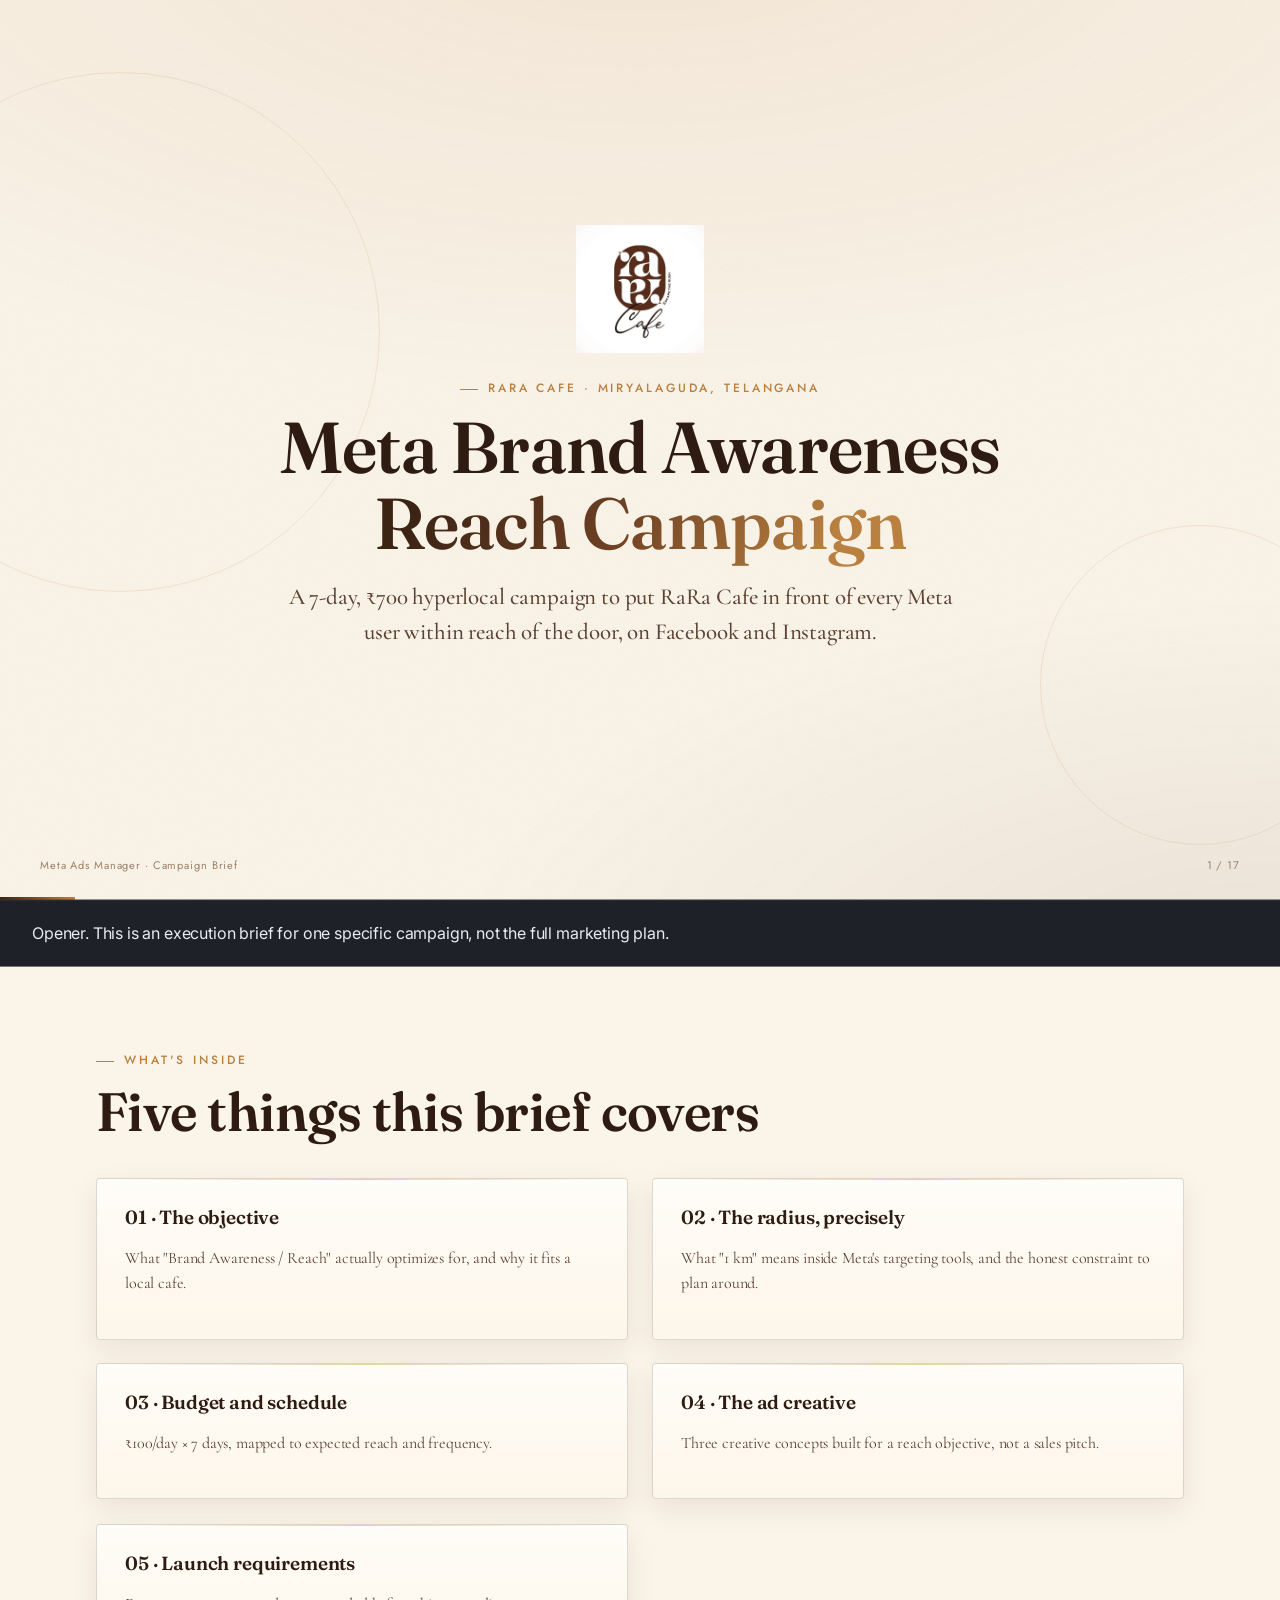
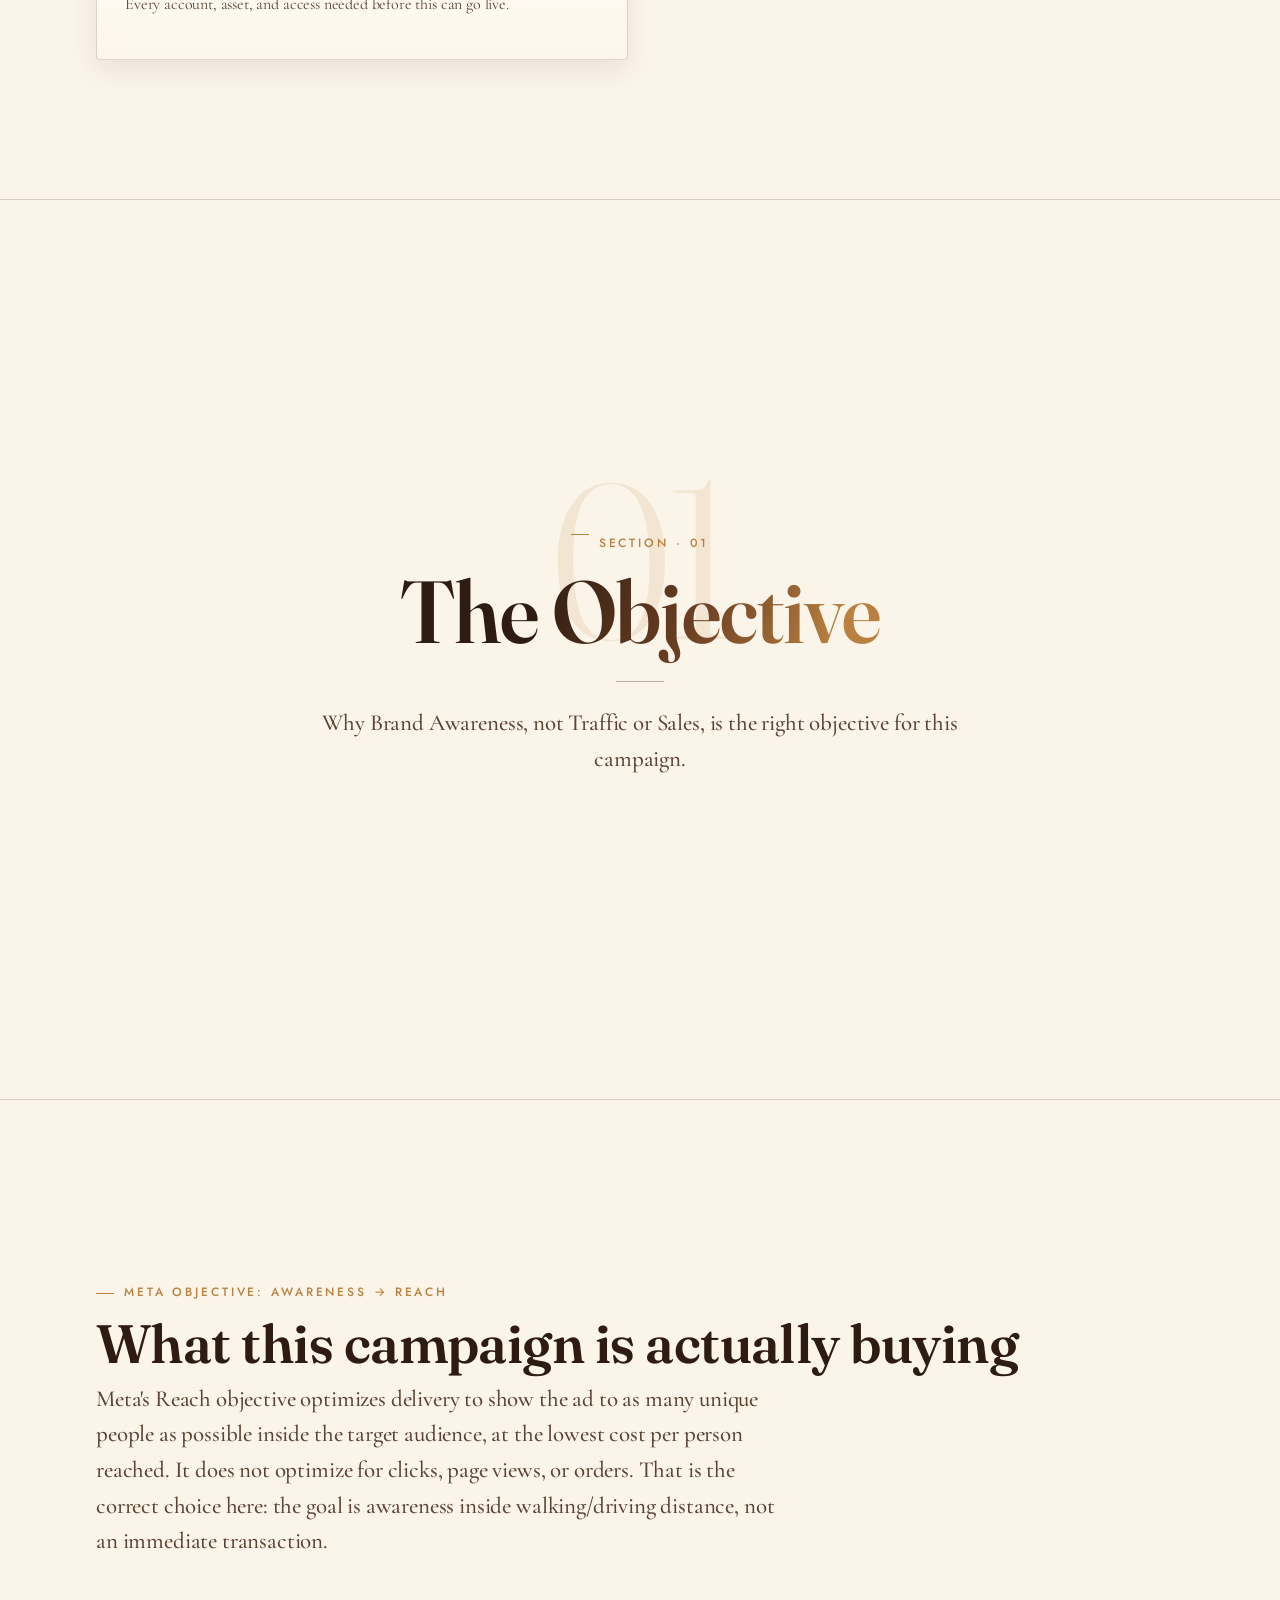
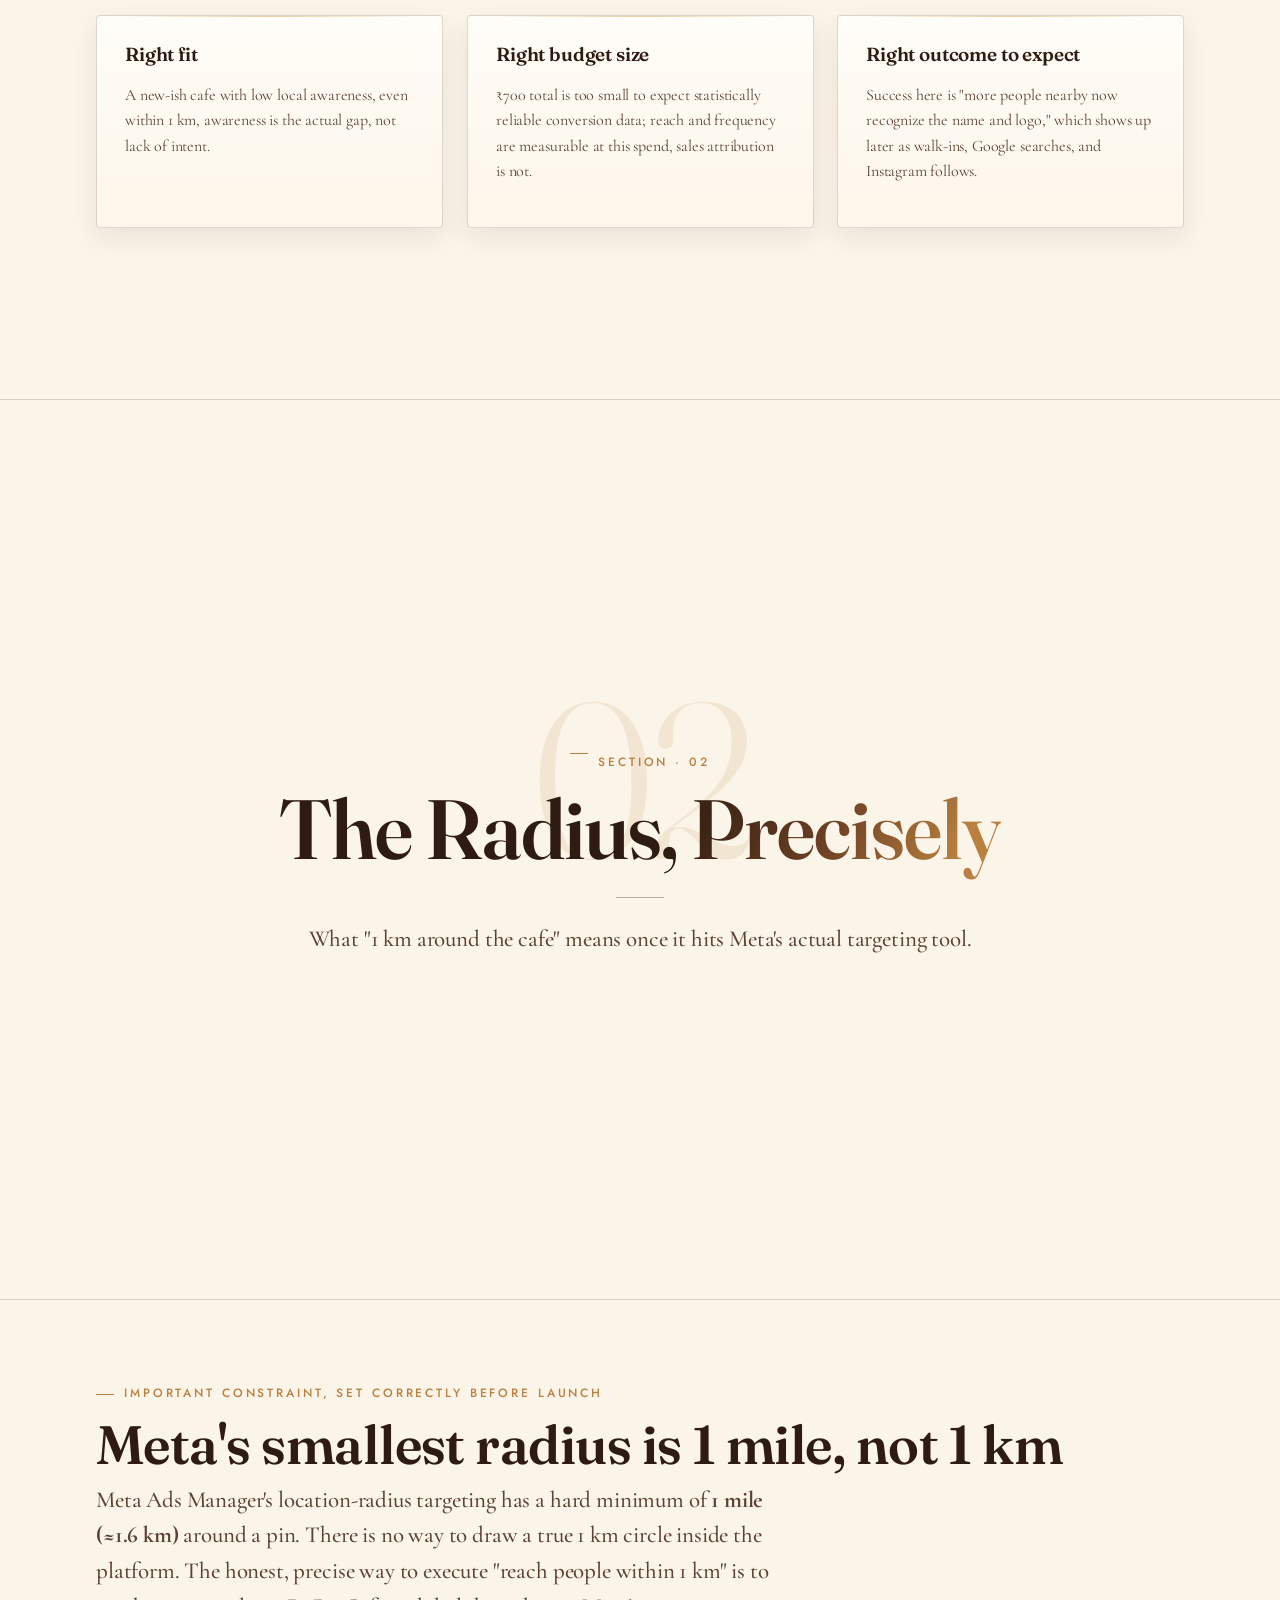
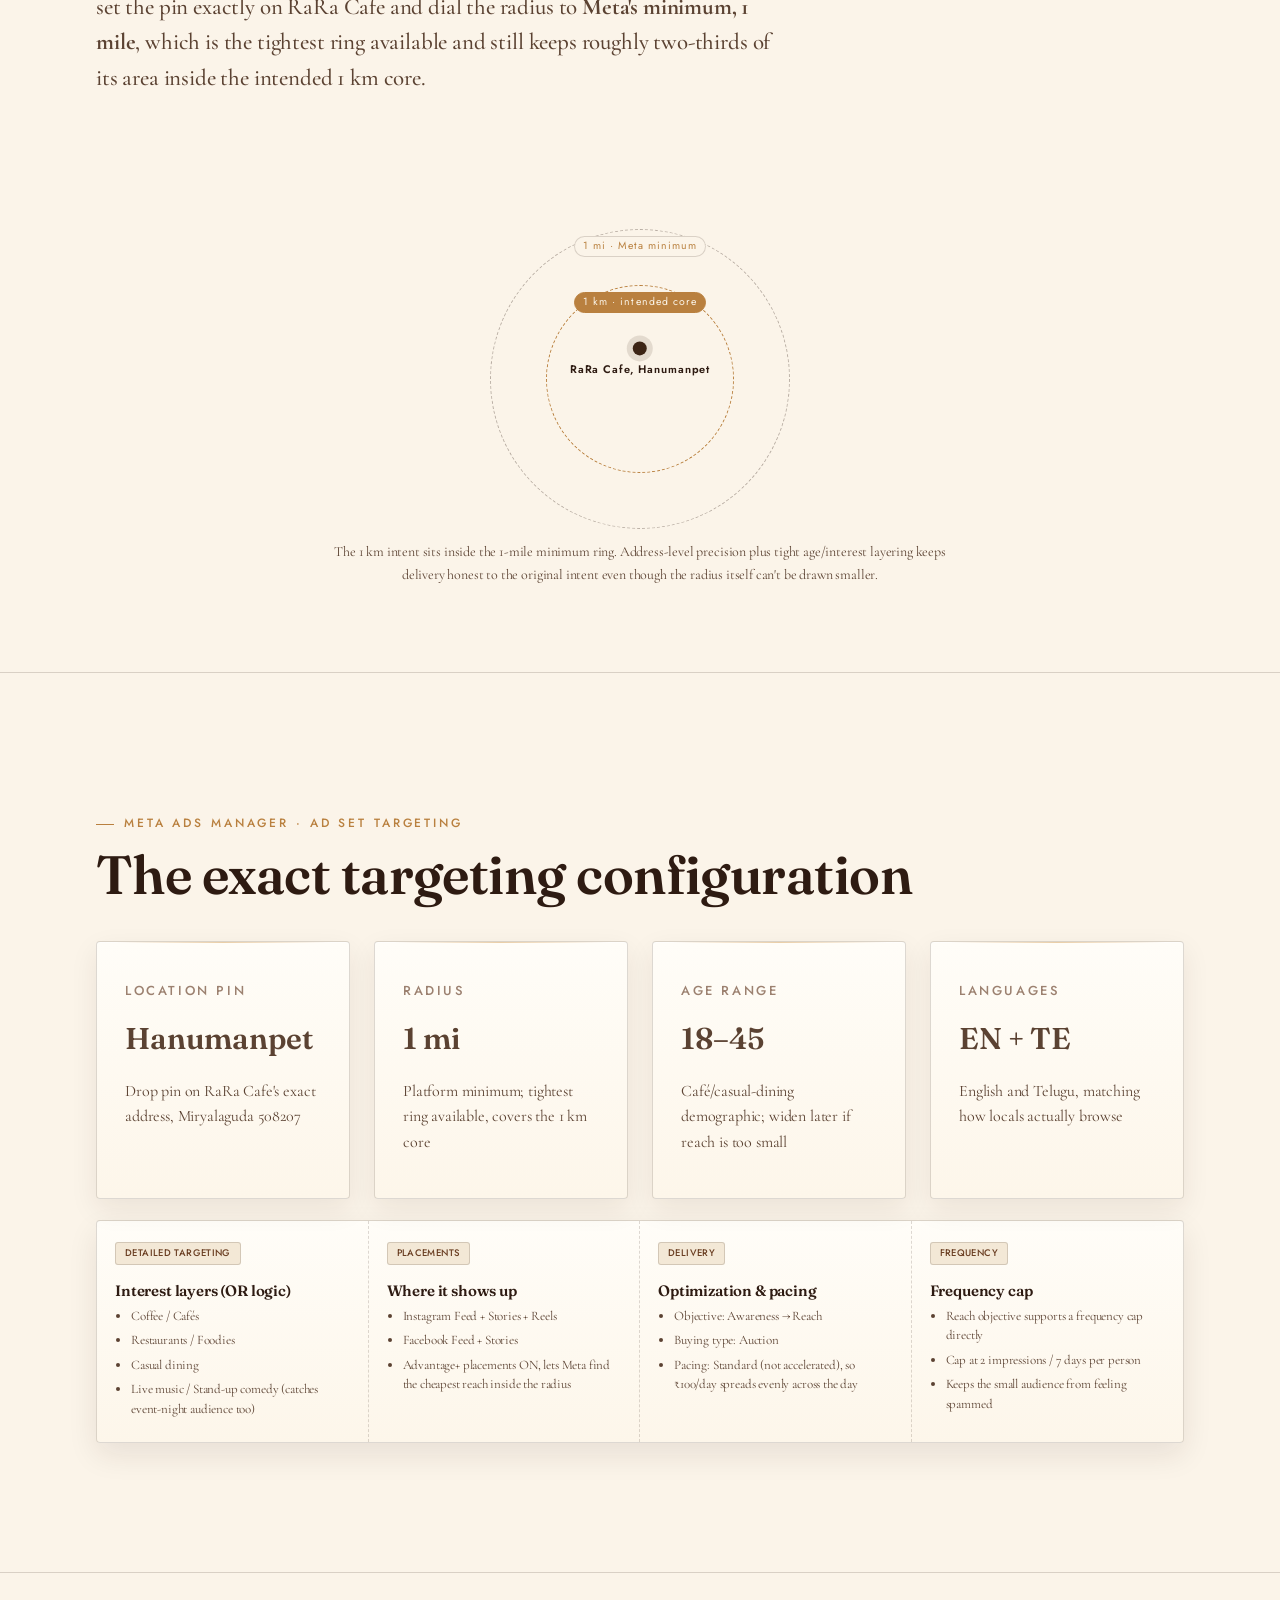
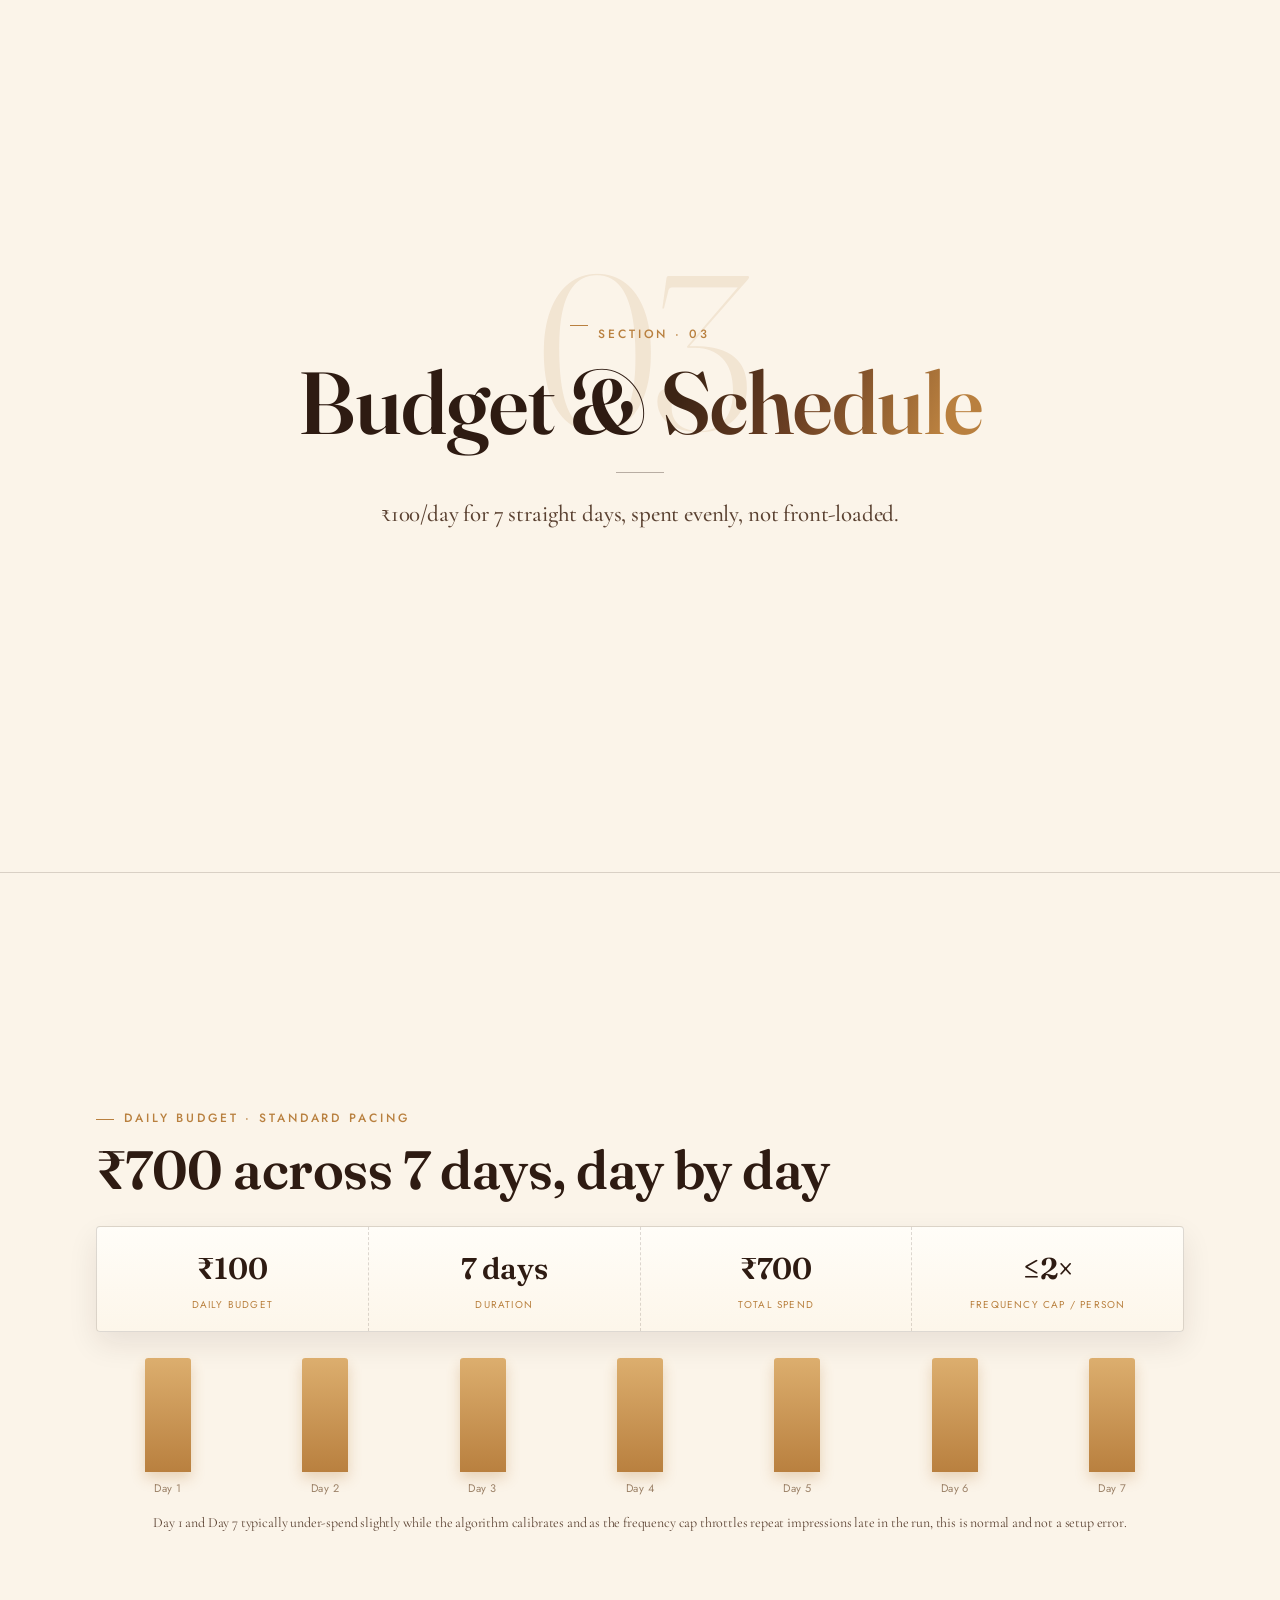
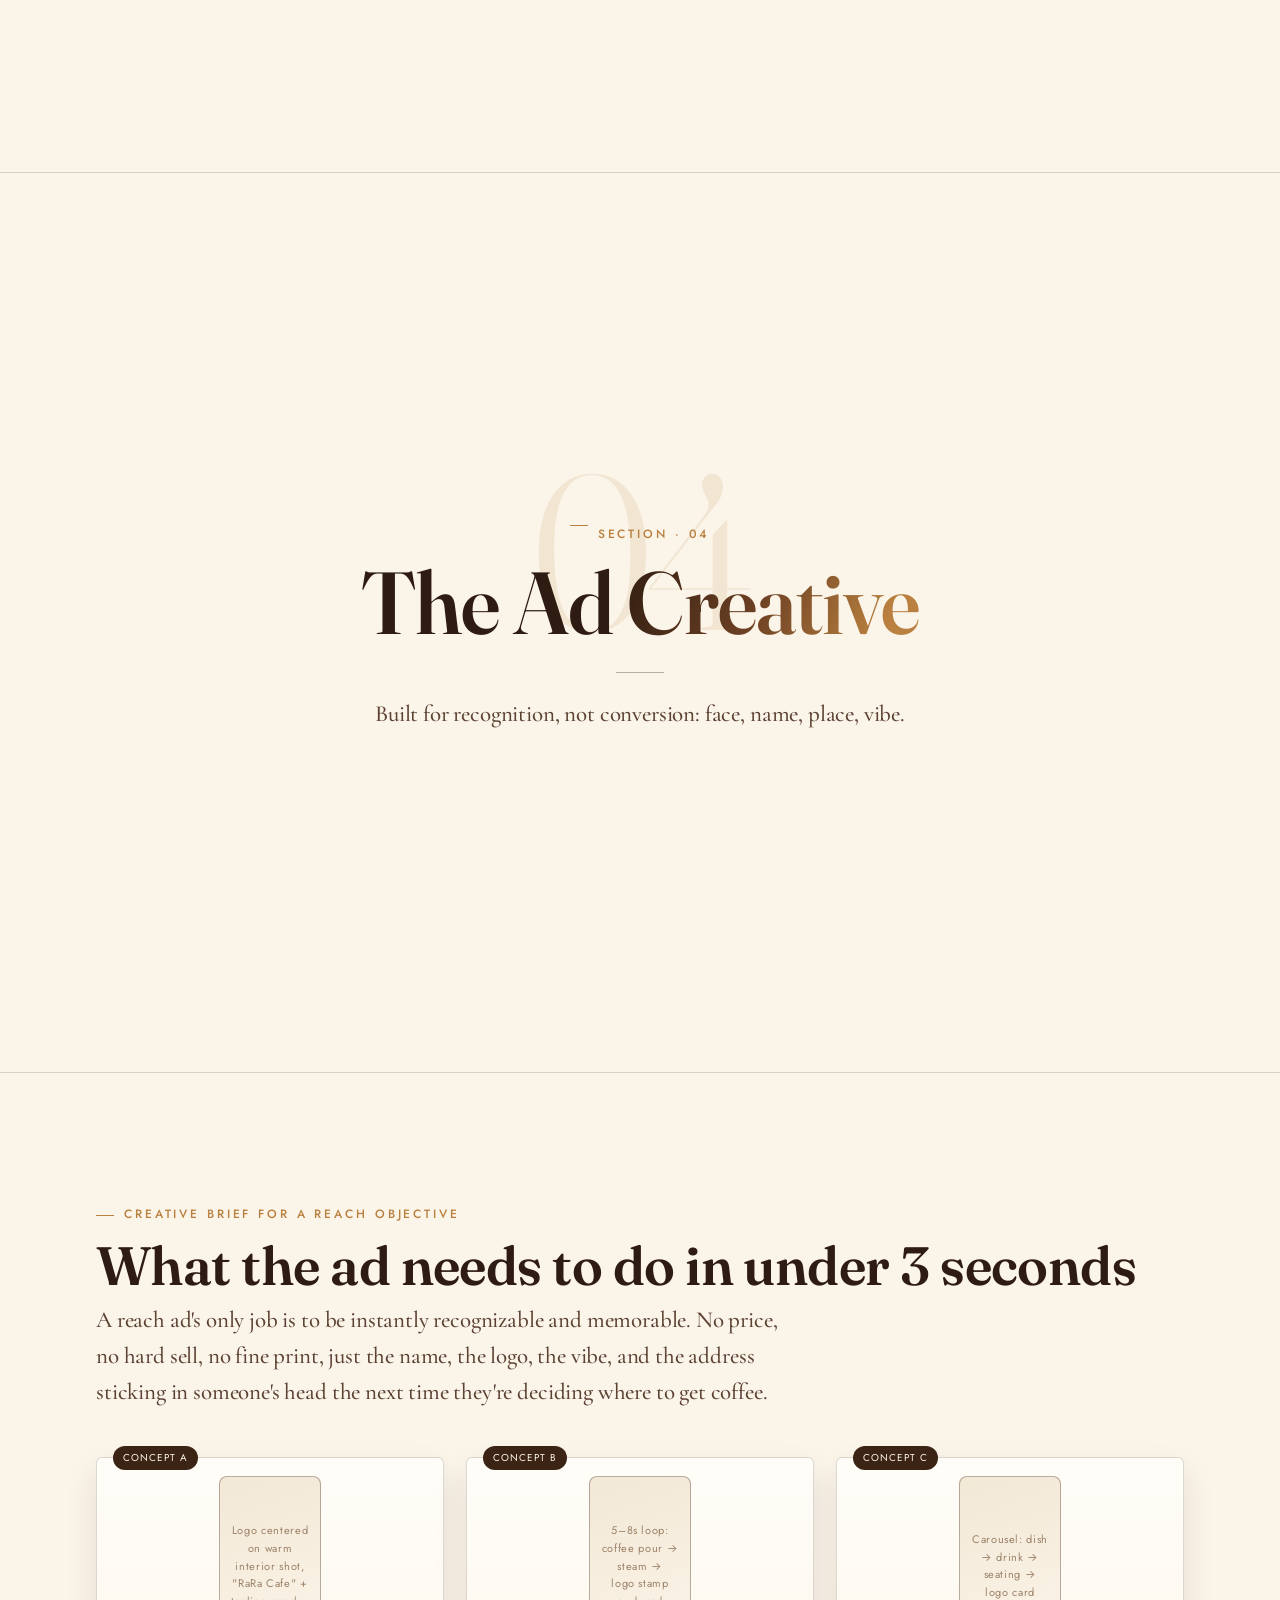
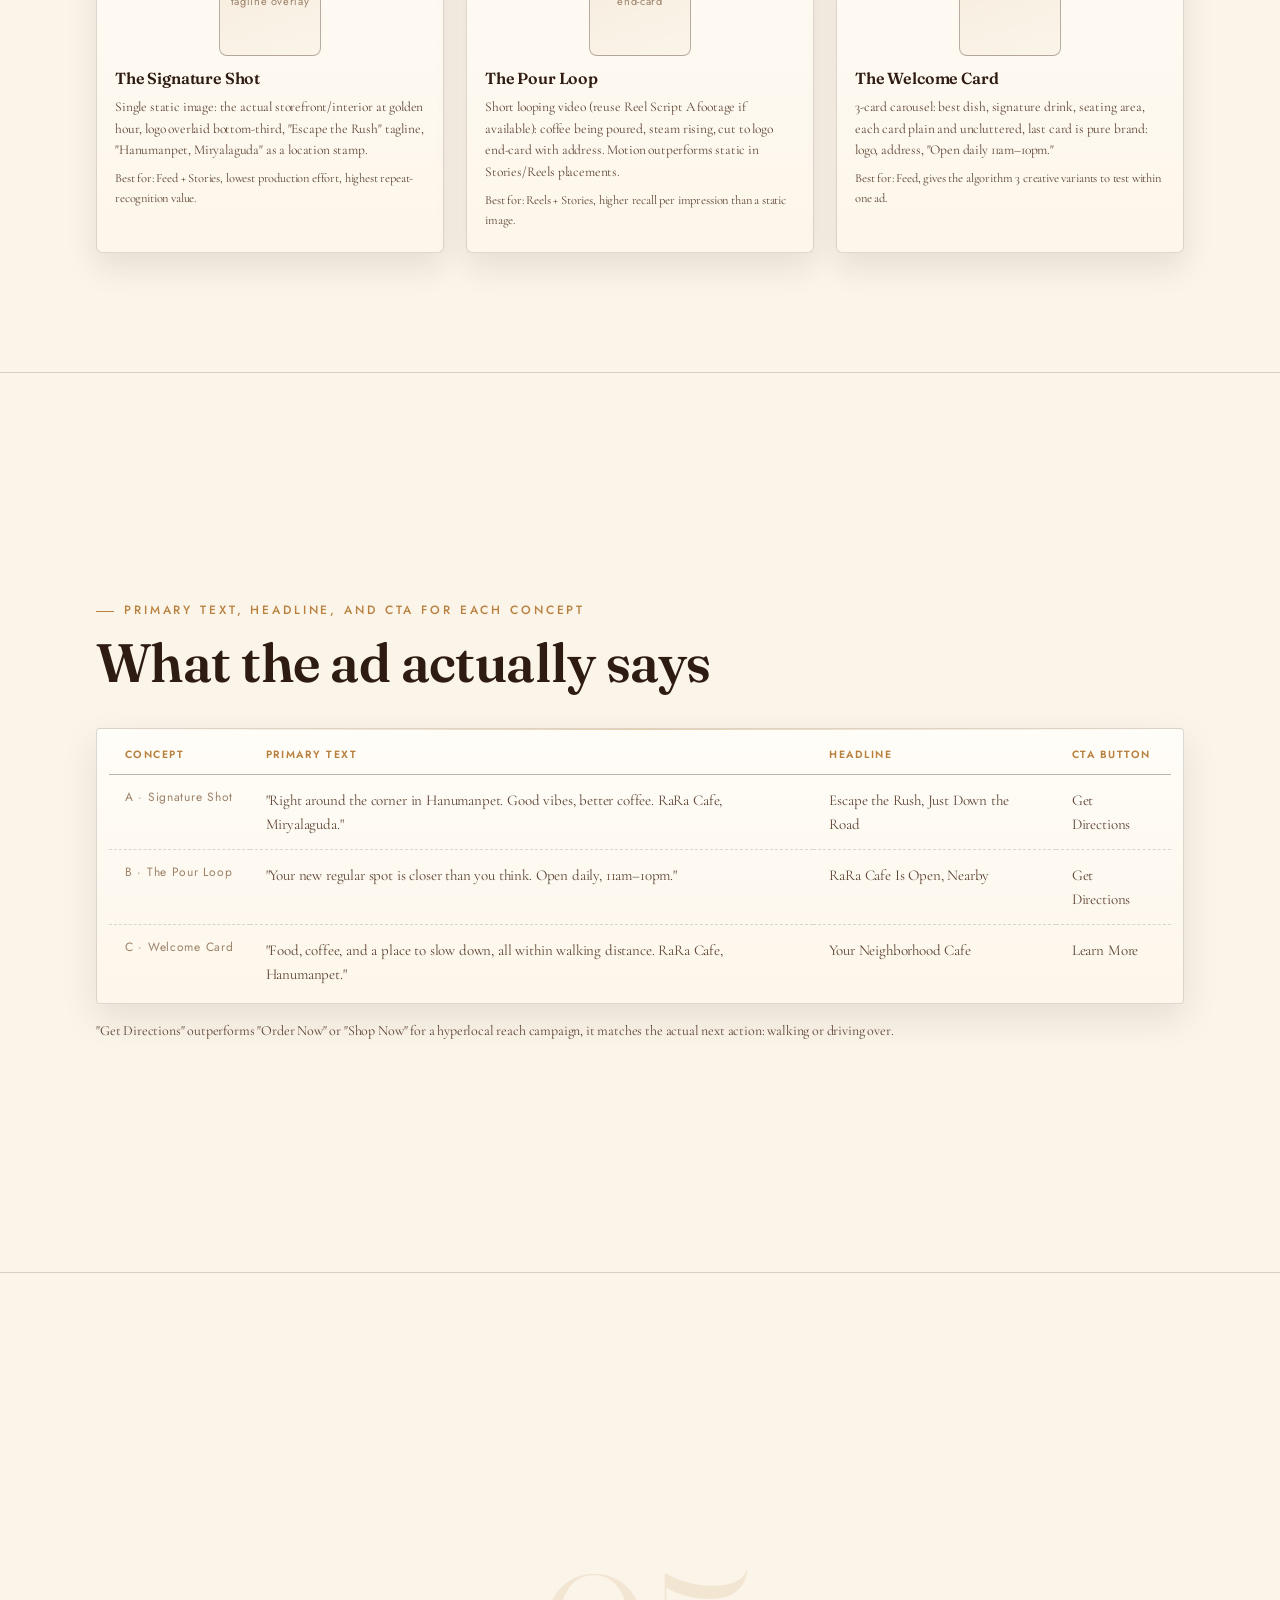
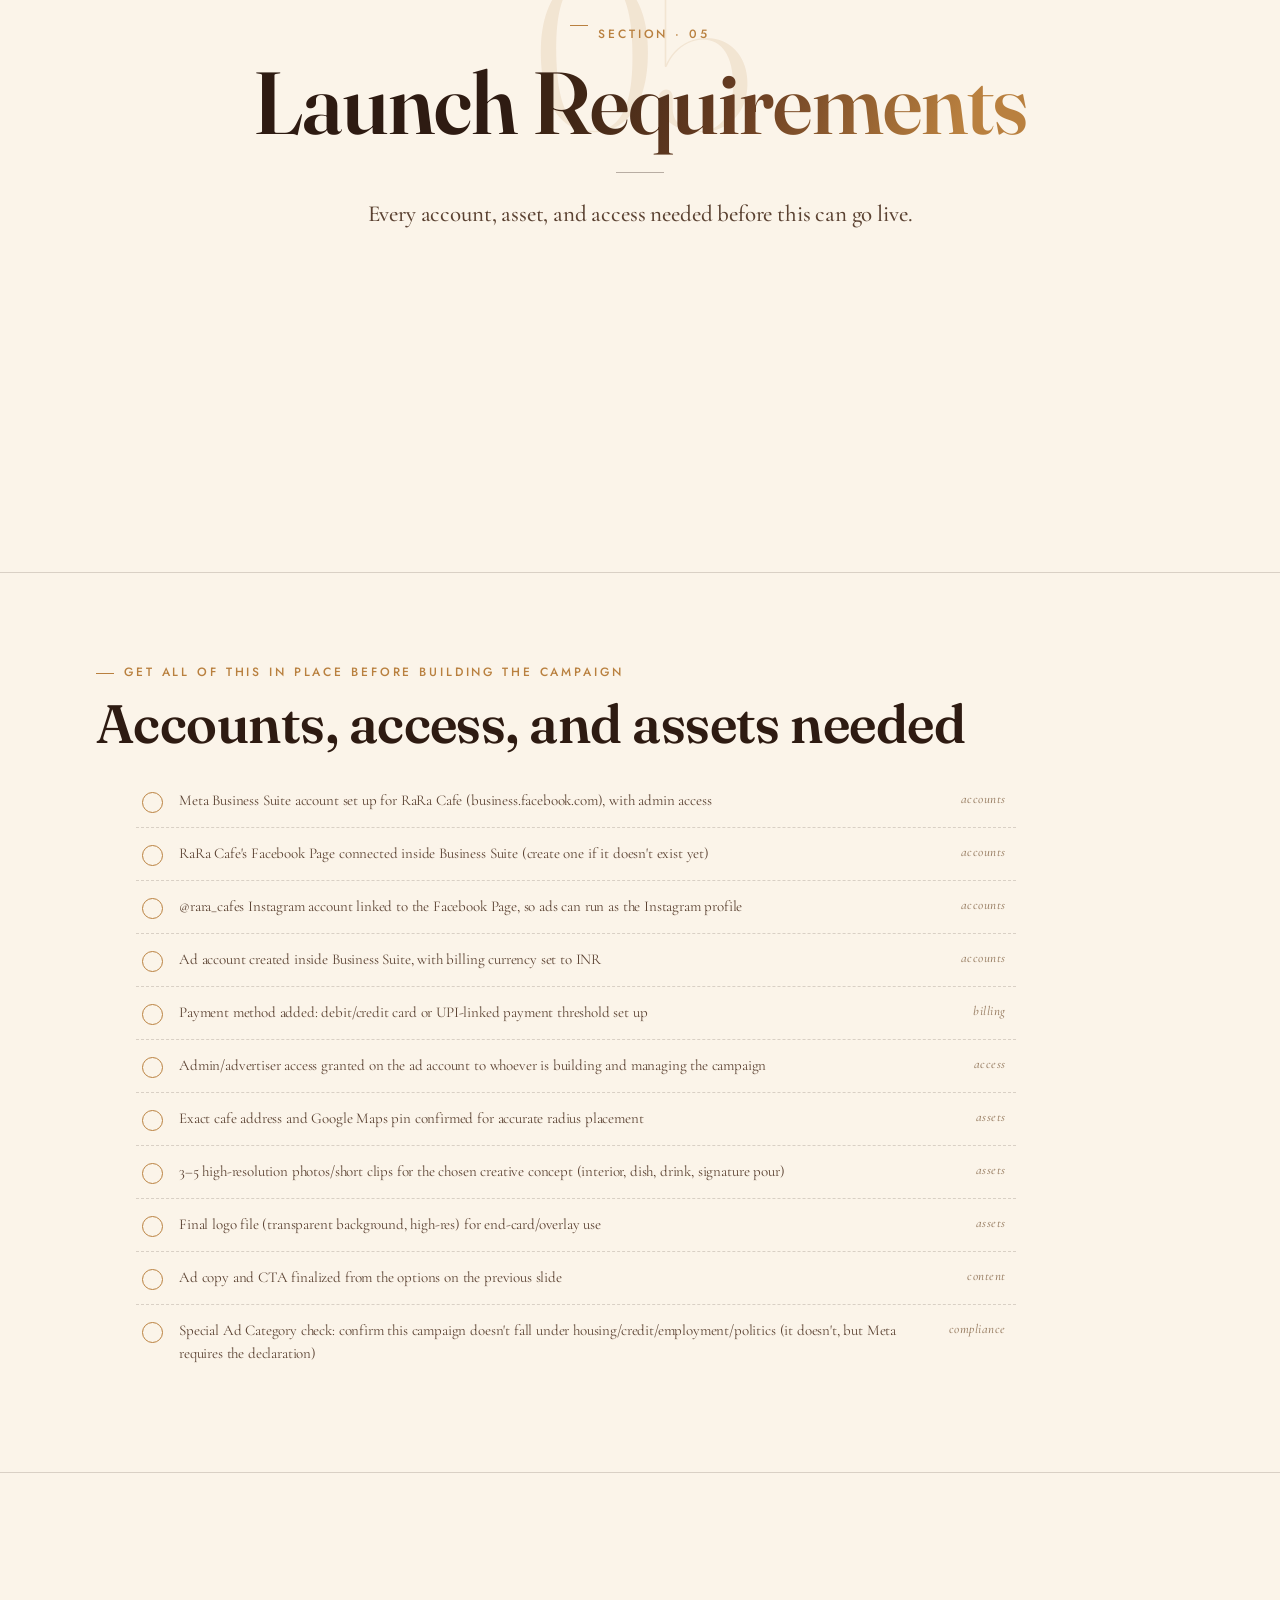
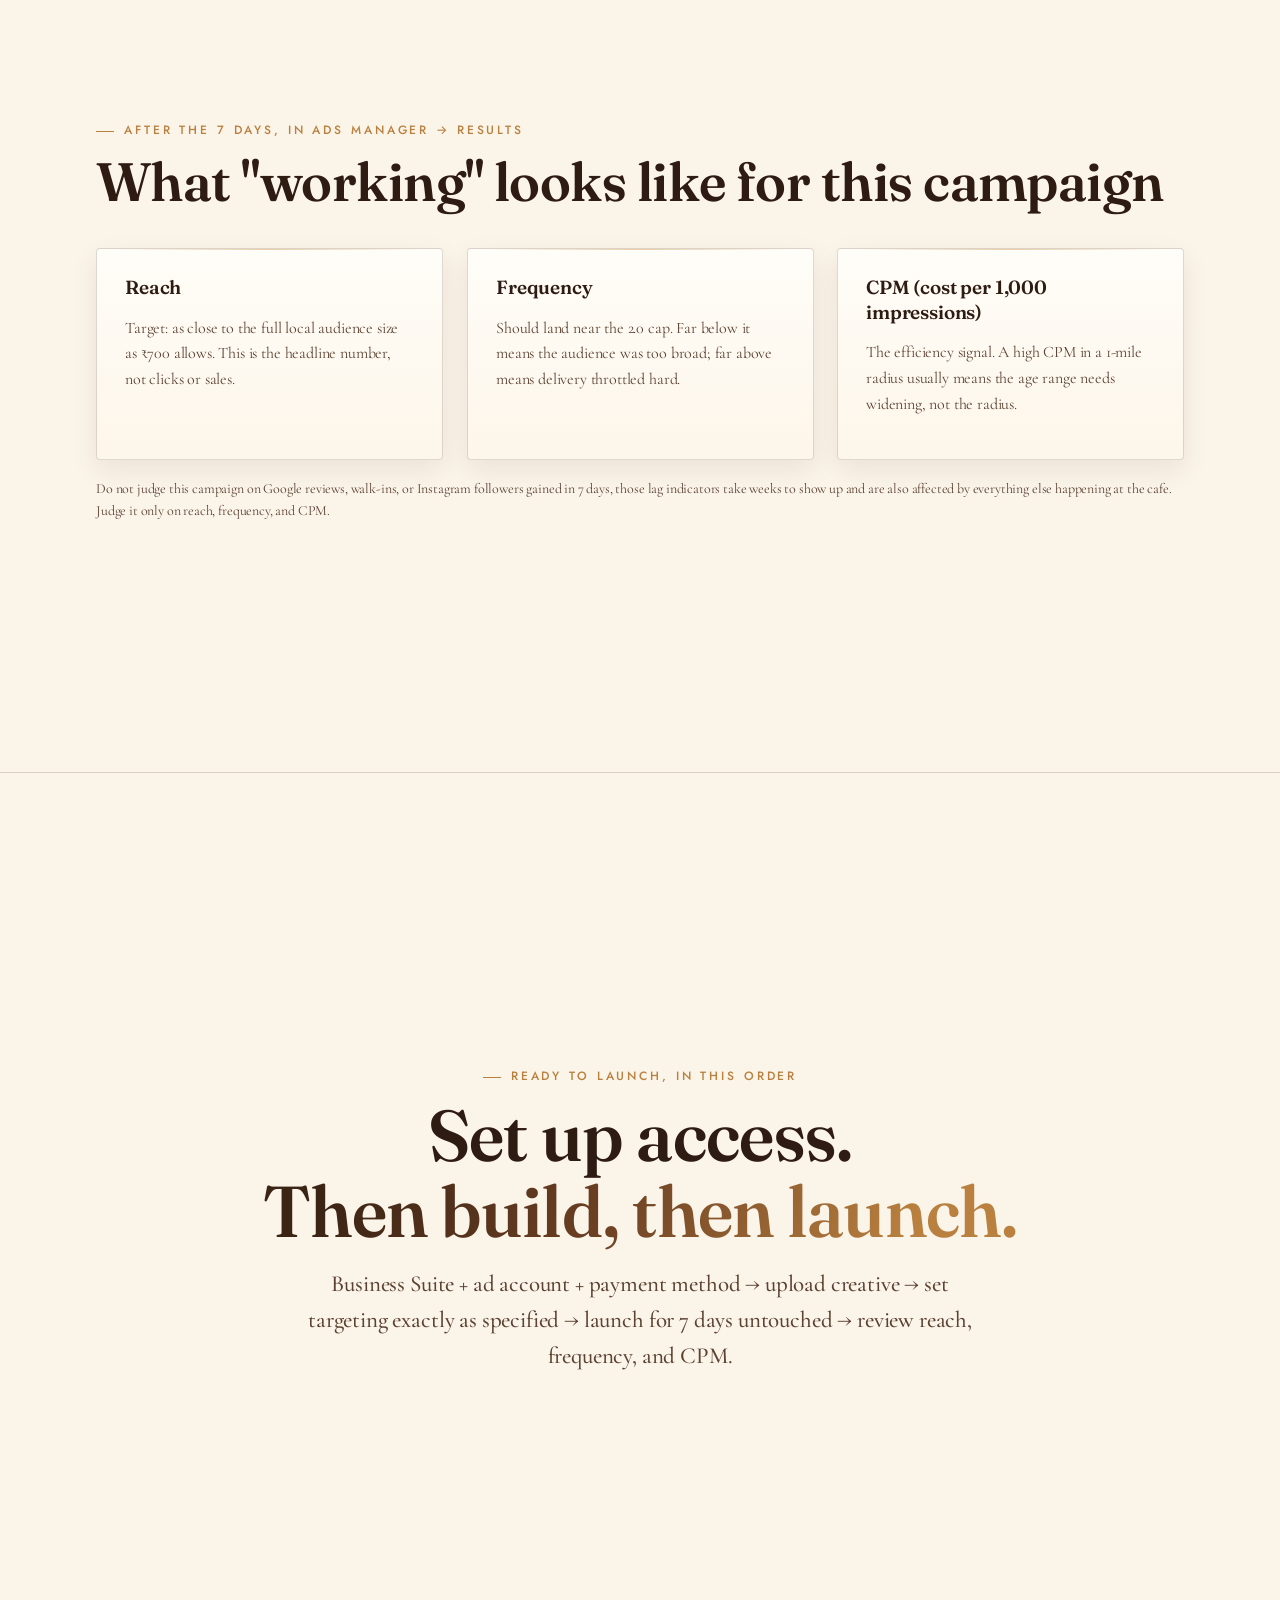
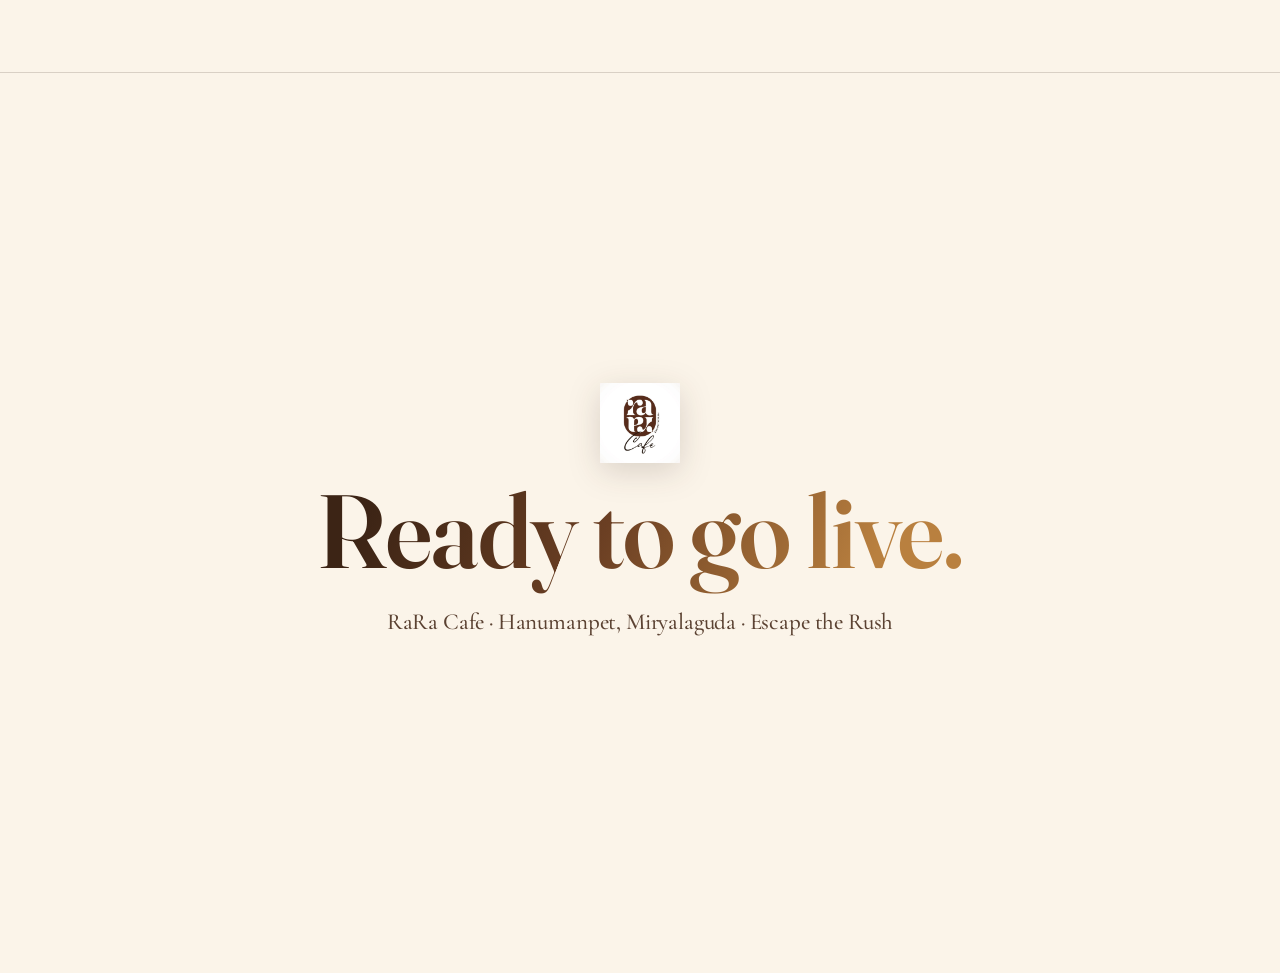
<file: rara-cafe/meta-ads-campaign/index.html>
<!DOCTYPE html>
<html lang="en" data-theme="rara-brand">
<head>
<meta charset="utf-8"><meta name="viewport" content="width=device-width,initial-scale=1">
<title>RaRa Cafe · Meta Brand Awareness Campaign</title>
<link rel="preconnect" href="https://fonts.googleapis.com">
<link rel="preconnect" href="https://fonts.gstatic.com" crossorigin>
<link href="https://fonts.googleapis.com/css2?family=Fraunces:ital,opsz,wght@0,9..144,300;0,9..144,450;0,9..144,600;0,9..144,700;0,9..144,900;1,9..144,500&family=Cormorant+Garamond:ital,wght@0,400;0,500;0,600;1,500&family=Jost:wght@300;400;500;600&family=Noto+Sans:wght@400;500;600;700&display=swap" rel="stylesheet">
<link rel="stylesheet" href="assets/fonts.css">
<link rel="stylesheet" href="assets/base.css">
<link rel="stylesheet" id="theme-link" href="assets/themes/rara-brand.css">
<link rel="stylesheet" href="assets/animations/animations.css">
<style>
/* ============================================================
   RARA CAFE — Meta Brand Awareness Campaign deck
   Same "warm editorial menu-card" system as the master plan deck.
   ============================================================ */
:root{
  --paper:#fbf4e9;--paper-deep:#f3e8d6;--ink:#2e1b12;--ink-soft:#5b4232;--ink-faint:#9c8268;
  --espresso:#3c2415;--espresso-2:#6b3f23;--caramel:#b9803f;--caramel-light:#dcae6e;
  --rule:rgba(46,27,18,.16);--rule-strong:rgba(46,27,18,.32);
  --display:'Fraunces','Playfair Display','Noto Sans',Georgia,serif;
  --serif-body:'Cormorant Garamond','Noto Sans','Noto Serif SC',Georgia,serif;
  --label:'Jost','Noto Sans','Inter',sans-serif;
}
html,body{background:var(--paper)}
body{position:relative;font-family:var(--serif-body);color:var(--ink-soft)}
body::before{content:"";position:fixed;inset:0;z-index:0;pointer-events:none;
  background-image:radial-gradient(ellipse 140% 90% at 50% -10%, rgba(185,128,63,.10), transparent 60%),
    radial-gradient(ellipse 120% 80% at 100% 110%, rgba(60,36,21,.08), transparent 55%);}
body::after{content:"";position:fixed;inset:0;z-index:0;pointer-events:none;opacity:.5;mix-blend-mode:multiply;
  background-image:url("data:image/svg+xml;utf8,<svg xmlns='http://www.w3.org/2000/svg' width='180' height='180'><filter id='n'><feTurbulence type='fractalNoise' baseFrequency='0.9' numOctaves='2' stitchTiles='stitch'/><feColorMatrix type='matrix' values='0 0 0 0 0  0 0 0 0 0  0 0 0 0 0  0 0 0 0.04 0'/></filter><rect width='100%' height='100%' filter='url(%23n)'/></svg>");}
.deck{background:transparent;position:relative;z-index:1}
.ring-deco{position:absolute;border-radius:50%;border:1.5px solid var(--caramel);opacity:.14;pointer-events:none;z-index:0}
.kicker{font-family:var(--label);font-size:12px;font-weight:500;color:var(--caramel);letter-spacing:.24em;text-transform:uppercase}
.kicker::before{content:"";display:inline-block;width:18px;height:1px;background:var(--caramel);margin-right:10px;vertical-align:middle}
.eyebrow{font-family:var(--label);letter-spacing:.2em}
.h1,.h2{font-family:var(--display);color:var(--ink);letter-spacing:-0.01em}
.h1{font-weight:600;font-optical-sizing:auto}
.h2{font-weight:600}
h3,h4{font-family:var(--display);color:var(--ink)}
.lede{font-family:var(--serif-body);font-size:23px;font-weight:500;color:var(--ink-soft)}
.dim{color:var(--ink-soft)}
.dim2{color:var(--ink-faint)}
.gradient-text{background:linear-gradient(115deg,var(--espresso) 10%,var(--espresso-2) 45%,var(--caramel) 85%);
  -webkit-background-clip:text;background-clip:text;-webkit-text-fill-color:transparent;color:transparent}
.divider-accent{height:auto!important;width:auto!important;background:none!important;display:flex;align-items:center;justify-content:center;gap:10px}
.divider-accent::before,.divider-accent::after{content:"";width:48px;height:1px;background:var(--rule-strong)}
.divider-accent::after{display:none}
::selection{background:var(--caramel-light);color:var(--espresso)}
.deck-footer{color:var(--ink-faint);font-family:var(--label);font-size:11px;letter-spacing:.08em}
.deck-footer .dim2{color:var(--ink-faint)}
.progress-bar > span{background:linear-gradient(90deg,var(--espresso),var(--caramel))}
.card{background:linear-gradient(180deg,#fffdf8,#fdf6ea);border:1px solid var(--rule);
  box-shadow:0 1px 0 rgba(255,255,255,.6) inset, 0 10px 28px rgba(46,27,18,.08);border-radius:4px;position:relative}
.card::before{content:"";position:absolute;left:18px;right:18px;top:0;height:1px;
  background:linear-gradient(90deg,transparent,var(--caramel-light),transparent);opacity:.6}
.card h4{font-size:19px;margin-bottom:8px}
.logo-mark{display:block;margin:0 auto 26px;height:128px;width:auto;filter:drop-shadow(0 10px 22px rgba(46,27,18,.18))}
.logo-mark-sm{display:block;margin:0 auto 16px;height:80px;width:auto;filter:drop-shadow(0 8px 16px rgba(46,27,18,.16))}
.sec-wrap{position:relative;max-width:880px;margin:0 auto;text-align:center}
.sec-num{position:absolute;top:-72px;left:50%;transform:translateX(-50%);font-family:var(--display);font-weight:300;
  font-size:220px;line-height:1;color:var(--caramel);opacity:.13;letter-spacing:-0.04em;z-index:0;pointer-events:none;user-select:none}
@media (max-width:900px){.sec-num{font-size:130px;top:-40px}}
.menu-card{background:linear-gradient(180deg,#fffdf8,#fdf6ea);border:1px solid var(--rule);border-radius:4px;
  box-shadow:0 14px 36px rgba(46,27,18,.10);padding:6px 0;position:relative}
.menu-card::before{content:"";position:absolute;left:22px;right:22px;top:0;height:1px;
  background:linear-gradient(90deg,transparent,var(--caramel-light),transparent);opacity:.6}
.t{width:100%;border-collapse:collapse;font-family:var(--serif-body);font-size:15px}
.t thead th{font-family:var(--label);font-size:10.5px;text-transform:uppercase;letter-spacing:.14em;
  color:var(--caramel);font-weight:600;text-align:left;padding:14px 16px 10px;border-bottom:1px solid var(--rule-strong);background:transparent}
.t td{padding:13px 16px;border-bottom:1px dashed var(--rule);vertical-align:top;color:var(--ink-soft)}
.t td:first-child{font-family:var(--label);font-size:12px;letter-spacing:.06em;color:var(--ink-faint);white-space:nowrap}
.t tbody tr:last-child td{border-bottom:none}
.t tbody tr:hover td{background:rgba(185,128,63,.06)}
.tag{display:inline-block;font-family:var(--label);font-size:9.5px;font-weight:500;padding:3px 9px;border-radius:3px;
  background:var(--paper-deep);color:var(--espresso-2);margin-right:4px;letter-spacing:.04em;border:1px solid var(--rule)}
.todo{max-width:920px;margin-top:18px}
.todo li{list-style:none;display:flex;align-items:flex-start;gap:16px;padding:14px 6px;border-bottom:1px dashed var(--rule);
  font-family:var(--serif-body);font-size:16px}
.todo li:last-child{border-bottom:none}
.todo li .b{flex-shrink:0;width:21px;height:21px;margin-top:3px;border:1.5px solid var(--caramel);border-radius:50%;position:relative}
.todo li .t{color:var(--ink-soft);line-height:1.5}
.todo li .tag{margin-left:auto;background:transparent;border:none;color:var(--ink-faint);font-style:italic;
  font-family:var(--serif-body);font-size:13px;white-space:nowrap;padding:0}
.steps{display:grid;grid-template-columns:repeat(3,1fr);gap:22px;margin-top:24px}
.step{position:relative;padding:30px 24px 20px;background:linear-gradient(180deg,#fffdf8,#fdf6ea);
  border:1px solid var(--rule);border-radius:4px;box-shadow:0 12px 30px rgba(46,27,18,.09)}
.step .num{position:absolute;top:-22px;left:24px;width:44px;height:44px;border-radius:50%;background:var(--espresso);
  color:var(--paper);display:flex;align-items:center;justify-content:center;font-family:var(--display);font-weight:600;
  font-size:19px;box-shadow:0 6px 16px rgba(46,27,18,.28)}
.step h4{font-size:18px;margin:14px 0 10px;color:var(--ink)}
.step p{font-size:14px;color:var(--ink-soft);line-height:1.65;margin:0 0 10px;font-family:var(--serif-body)}
.step p b{color:var(--espresso-2);font-weight:600}
.step .shot{font-size:12.5px;color:var(--ink-faint);border-top:1px dashed var(--rule);padding-top:10px;margin-top:10px;font-style:italic}
.rm{display:grid;grid-template-columns:repeat(4,1fr);gap:0;margin-top:22px;border:1px solid var(--rule);border-radius:4px;
  overflow:hidden;background:linear-gradient(180deg,#fffdf8,#fdf6ea);box-shadow:0 12px 30px rgba(46,27,18,.09)}
.rm .col{padding:18px 18px;border-right:1px dashed var(--rule)}
.rm .col:last-child{border-right:none}
.rm .col .tag{display:inline-block;margin-bottom:10px}
.rm h4{font-size:15px;margin:6px 0 6px;color:var(--ink)}
.rm ul{padding-left:16px;margin:6px 0 0;font-size:13px;color:var(--ink-soft);font-family:var(--serif-body)}
.rm li{margin-bottom:5px;line-height:1.5}
small.cap{font-size:12px;color:var(--ink-faint)}
.slide h2.h2{margin-bottom:4px}
.slide .lede{margin-top:4px}
@keyframes rara-rise{from{opacity:0;transform:translateY(22px)}to{opacity:1;transform:translateY(0)}}
.rara-in{animation:rara-rise .8s cubic-bezier(.16,1,.3,1) both}

/* ---------- Radius-map diagram (custom to this deck) ---------- */
.radius-map{position:relative;width:100%;max-width:520px;height:380px;margin:24px auto 0}
.radius-ring{position:absolute;left:50%;top:62%;border-radius:50%;border:1.5px dashed var(--caramel);
  transform:translate(-50%,-50%);display:flex;align-items:flex-start;justify-content:center}
.radius-ring .ring-label{margin-top:6px;font-family:var(--label);font-size:10.5px;letter-spacing:.1em;
  color:var(--caramel);background:var(--paper);padding:1px 8px;border-radius:99px;border:1px solid var(--rule)}
.radius-pin{position:absolute;left:50%;top:62%;transform:translate(-50%,-100%);z-index:3;text-align:center}
.radius-pin .dot{width:14px;height:14px;border-radius:50%;background:var(--espresso);margin:0 auto 6px;
  box-shadow:0 0 0 6px rgba(60,36,21,.12)}
.radius-pin .label{font-family:var(--label);font-size:11px;letter-spacing:.08em;color:var(--ink);font-weight:600;white-space:nowrap}

/* ---------- Budget ledger strip ---------- */
.budget-strip{display:flex;gap:0;border:1px solid var(--rule);border-radius:4px;overflow:hidden;margin-top:22px;
  background:linear-gradient(180deg,#fffdf8,#fdf6ea);box-shadow:0 12px 30px rgba(46,27,18,.09)}
.budget-strip .cell{flex:1;padding:18px 16px;border-right:1px dashed var(--rule);text-align:center}
.budget-strip .cell:last-child{border-right:none}
.budget-strip .cell .big{font-family:var(--display);font-size:30px;font-weight:600;color:var(--ink)}
.budget-strip .cell .lab{font-family:var(--label);font-size:10px;letter-spacing:.12em;text-transform:uppercase;color:var(--caramel);margin-top:4px}

/* ---------- Day-by-day spend bars ---------- */
.day-bars{display:flex;align-items:flex-end;gap:14px;margin-top:26px;height:140px}
.day-bars .bar{flex:1;display:flex;flex-direction:column;align-items:center;justify-content:flex-end;height:100%}
.day-bars .bar .fill{width:100%;max-width:46px;border-radius:3px 3px 0 0;background:linear-gradient(180deg,var(--caramel-light),var(--caramel));
  box-shadow:0 6px 14px rgba(185,128,63,.3)}
.day-bars .bar .day-lab{margin-top:8px;font-family:var(--label);font-size:11px;color:var(--ink-faint);letter-spacing:.04em}

/* ---------- Creative mock frame (phone-ish) ---------- */
.mock-row{display:grid;grid-template-columns:repeat(3,1fr);gap:22px;margin-top:24px}
.mock{background:linear-gradient(180deg,#fffdf8,#fdf6ea);border:1px solid var(--rule);border-radius:6px;
  box-shadow:0 14px 32px rgba(46,27,18,.10);padding:18px 18px 16px;position:relative}
.mock .mock-tag{position:absolute;top:-12px;left:16px;background:var(--espresso);color:var(--paper);
  font-family:var(--label);font-size:10px;letter-spacing:.1em;text-transform:uppercase;padding:4px 10px;border-radius:99px}
.mock h4{font-size:16px;margin:10px 0 8px}
.mock p{font-size:13.5px;line-height:1.6;color:var(--ink-soft);margin:0 0 6px}
.mock .frame{aspect-ratio:9/16;max-height:180px;margin:0 auto 12px;border:1px solid var(--rule-strong);border-radius:8px;
  background:linear-gradient(160deg,var(--paper-deep),var(--paper));display:flex;align-items:center;justify-content:center;
  font-family:var(--label);font-size:11px;color:var(--ink-faint);letter-spacing:.06em;text-align:center;padding:10px}

@media (max-width: 900px){
  .slide{padding:36px 22px;overflow-y:auto;-webkit-overflow-scrolling:touch}
  .h1{font-size:40px!important;line-height:1.16}
  .h2{font-size:29px!important}
  h3{font-size:22px}
  .lede{font-size:17px;max-width:100%}
  .kicker{font-size:11px}
  .logo-mark{height:84px;margin-bottom:16px}
  .logo-mark-sm{height:56px}
  .grid.g2,.grid.g3,.grid.g4{grid-template-columns:1fr!important;gap:14px!important}
  .steps{grid-template-columns:1fr!important;gap:30px!important}
  .mock-row{grid-template-columns:1fr!important;gap:18px!important}
  .rm{grid-template-columns:1fr!important}
  .rm .col{border-right:none!important;border-bottom:1px dashed var(--rule)}
  .rm .col:last-child{border-bottom:none}
  .budget-strip{flex-wrap:wrap}
  .budget-strip .cell{flex:1 1 45%;border-bottom:1px dashed var(--rule)}
  .t{font-size:13px}
  .t td,.t th{padding:10px 10px}
  .menu-card{overflow-x:auto}
  div[style*="font-size:160px"]{font-size:88px!important}
  div[style*="font-size:96px"]{font-size:42px!important}
  div[style*="font-size:120px"]{font-size:56px!important}
  div[style*="font-size:140px"]{font-size:64px!important}
  .deck-footer{font-size:11px}
  .sec-num{font-size:110px}
  .radius-map{height:300px}
  .day-bars{gap:8px}
}
@media (max-width: 480px){
  .h1{font-size:32px!important}
  .h2{font-size:24px!important}
  .lede{font-size:15px}
  div[style*="font-size:160px"]{font-size:64px!important}
  div[style*="font-size:96px"]{font-size:32px!important}
  .sec-num{font-size:84px}
  .radius-map{height:260px}
}
body.scroll-mode{overflow-y:auto;overflow-x:hidden;scroll-snap-type:y proximity}
body.scroll-mode .slide{scroll-snap-align:start;border-bottom:1px solid var(--rule)}
body.scroll-mode .slide:last-child{border-bottom:none}
</style>
</head>
<body data-themes="rara-brand,sunset-warm,soft-pastel,japanese-minimal" data-theme-base="assets/themes/">
<div class="deck">

  <!-- 1. Cover -->
  <section class="slide center tc" data-title="Cover">
    <div class="ring-deco" style="width:520px;height:520px;top:8%;left:-140px"></div>
    <div class="ring-deco" style="width:320px;height:320px;bottom:6%;right:-80px"></div>
    <div style="position:relative;z-index:1">
      <img class="logo-mark anim-fade-down" data-anim="fade-down" src="img/rara-cafe-logo.jpg" alt="RaRa Cafe logo">
      <p class="kicker anim-fade-down" data-anim="fade-down">RaRa Cafe · Miryalaguda, Telangana</p>
      <h1 class="h1 anim-fade-up" data-anim="fade-up">Meta Brand Awareness<br><span class="gradient-text">Reach Campaign</span></h1>
      <p class="lede">A 7-day, ₹700 hyperlocal campaign to put RaRa Cafe in front of every Meta user within reach of the door, on Facebook and Instagram.</p>
    </div>
    <div class="deck-footer"><span class="dim2">Meta Ads Manager · Campaign Brief</span><span class="slide-number" data-current="1" data-total="17"></span></div>
    <div class="notes">Opener. This is an execution brief for one specific campaign, not the full marketing plan.</div>
  </section>

  <!-- 2. TOC -->
  <section class="slide" data-title="Agenda">
    <p class="kicker">What's inside</p>
    <h2 class="h2">Five things this brief covers</h2>
    <div class="grid g2 mt-l anim-stagger-list" data-anim-target>
      <div class="card"><h4>01 · The objective</h4><p class="dim">What "Brand Awareness / Reach" actually optimizes for, and why it fits a local cafe.</p></div>
      <div class="card"><h4>02 · The radius, precisely</h4><p class="dim">What "1 km" means inside Meta's targeting tools, and the honest constraint to plan around.</p></div>
      <div class="card"><h4>03 · Budget and schedule</h4><p class="dim">₹100/day × 7 days, mapped to expected reach and frequency.</p></div>
      <div class="card"><h4>04 · The ad creative</h4><p class="dim">Three creative concepts built for a reach objective, not a sales pitch.</p></div>
      <div class="card"><h4>05 · Launch requirements</h4><p class="dim">Every account, asset, and access needed before this can go live.</p></div>
    </div>
  </section>

  <!-- 3. Section divider: Objective -->
  <section class="slide tc center" data-title="Section 01">
    <div class="sec-wrap">
      <span class="sec-num">01</span>
      <p class="kicker anim-fade-down" data-anim="fade-down" style="justify-content:center;display:flex">Section · 01</p>
      <h1 class="h1 anim-rise-in" data-anim="rise-in" style="font-size:88px;position:relative">The <span class="gradient-text">Objective</span></h1>
      <div class="divider-accent" style="margin:24px auto"></div>
      <p class="lede" style="margin:0 auto">Why Brand Awareness, not Traffic or Sales, is the right objective for this campaign.</p>
    </div>
  </section>

  <!-- 4. Objective explainer -->
  <section class="slide" data-title="Objective">
    <p class="kicker">Meta objective: Awareness → Reach</p>
    <h2 class="h2">What this campaign is actually buying</h2>
    <p class="lede">Meta's Reach objective optimizes delivery to show the ad to as many unique people as possible inside the target audience, at the lowest cost per person reached. It does not optimize for clicks, page views, or orders. That is the correct choice here: the goal is awareness inside walking/driving distance, not an immediate transaction.</p>
    <div class="grid g3 mt-l anim-stagger-list" data-anim-target>
      <div class="card"><h4>Right fit</h4><p class="dim">A new-ish cafe with low local awareness, even within 1 km, awareness is the actual gap, not lack of intent.</p></div>
      <div class="card"><h4>Right budget size</h4><p class="dim">₹700 total is too small to expect statistically reliable conversion data; reach and frequency are measurable at this spend, sales attribution is not.</p></div>
      <div class="card"><h4>Right outcome to expect</h4><p class="dim">Success here is "more people nearby now recognize the name and logo," which shows up later as walk-ins, Google searches, and Instagram follows.</p></div>
    </div>
    <div class="notes">Set expectations early: this is a name-recognition campaign, not a coupon-redemption campaign. Don't let stakeholders expect a sales report from a reach campaign.</div>
  </section>

  <!-- 5. Section divider: Radius -->
  <section class="slide tc center" data-title="Section 02">
    <div class="sec-wrap">
      <span class="sec-num">02</span>
      <p class="kicker anim-fade-down" data-anim="fade-down" style="justify-content:center;display:flex">Section · 02</p>
      <h1 class="h1 anim-rise-in" data-anim="rise-in" style="font-size:84px;position:relative">The Radius, <span class="gradient-text">Precisely</span></h1>
      <div class="divider-accent" style="margin:24px auto"></div>
      <p class="lede" style="margin:0 auto">What "1 km around the cafe" means once it hits Meta's actual targeting tool.</p>
    </div>
  </section>

  <!-- 6. Radius reality check + map -->
  <section class="slide" data-title="Radius Setup">
    <p class="kicker">Important constraint, set correctly before launch</p>
    <h2 class="h2">Meta's smallest radius is 1 mile, not 1 km</h2>
    <p class="lede">Meta Ads Manager's location-radius targeting has a hard minimum of <b>1 mile (≈1.6 km)</b> around a pin. There is no way to draw a true 1 km circle inside the platform. The honest, precise way to execute "reach people within 1 km" is to set the pin exactly on RaRa Cafe and dial the radius to <b>Meta's minimum, 1 mile</b>, which is the tightest ring available and still keeps roughly two-thirds of its area inside the intended 1 km core.</p>
    <div class="radius-map">
      <div class="radius-ring" style="width:300px;height:300px;border-color:var(--rule-strong)">
        <span class="ring-label">1 mi · Meta minimum</span>
      </div>
      <div class="radius-ring" style="width:188px;height:188px;border-color:var(--caramel)">
        <span class="ring-label" style="background:var(--caramel);color:var(--paper);border-color:var(--caramel)">1 km · intended core</span>
      </div>
      <div class="radius-pin">
        <div class="dot"></div>
        <div class="label">RaRa Cafe, Hanumanpet</div>
      </div>
    </div>
    <p class="dim" style="text-align:center;margin-top:18px;max-width:640px;margin-left:auto;margin-right:auto;font-size:14px">The 1 km intent sits inside the 1-mile minimum ring. Address-level precision plus tight age/interest layering keeps delivery honest to the original intent even though the radius itself can't be drawn smaller.</p>
    <div class="notes">Don't let anyone promise a literal 1km radius in the ad platform, that promise can't be kept exactly. Be upfront about the 1-mile minimum so expectations match what Meta can actually deliver.</div>
  </section>

  <!-- 7. Audience targeting setup -->
  <section class="slide" data-title="Targeting Setup">
    <p class="kicker">Meta Ads Manager · Ad set targeting</p>
    <h2 class="h2">The exact targeting configuration</h2>
    <div class="grid g4 mt-l anim-stagger-list" data-anim-target>
      <div class="card"><p class="eyebrow">Location pin</p><div style="font-size:30px;font-weight:600;font-family:var(--display)">Hanumanpet</div><p class="dim">Drop pin on RaRa Cafe's exact address, Miryalaguda 508207</p></div>
      <div class="card"><p class="eyebrow">Radius</p><div style="font-size:30px;font-weight:600;font-family:var(--display)">1 mi</div><p class="dim">Platform minimum; tightest ring available, covers the 1 km core</p></div>
      <div class="card"><p class="eyebrow">Age range</p><div style="font-size:30px;font-weight:600;font-family:var(--display)">18–45</div><p class="dim">Café/casual-dining demographic; widen later if reach is too small</p></div>
      <div class="card"><p class="eyebrow">Languages</p><div style="font-size:30px;font-weight:600;font-family:var(--display)">EN + TE</div><p class="dim">English and Telugu, matching how locals actually browse</p></div>
    </div>
    <div class="rm">
      <div class="col now">
        <span class="tag">DETAILED TARGETING</span>
        <h4>Interest layers (OR logic)</h4>
        <ul><li>Coffee / Cafés</li><li>Restaurants / Foodies</li><li>Casual dining</li><li>Live music / Stand-up comedy (catches event-night audience too)</li></ul>
      </div>
      <div class="col">
        <span class="tag">PLACEMENTS</span>
        <h4>Where it shows up</h4>
        <ul><li>Instagram Feed + Stories + Reels</li><li>Facebook Feed + Stories</li><li>Advantage+ placements ON, lets Meta find the cheapest reach inside the radius</li></ul>
      </div>
      <div class="col">
        <span class="tag">DELIVERY</span>
        <h4>Optimization &amp; pacing</h4>
        <ul><li>Objective: Awareness → Reach</li><li>Buying type: Auction</li><li>Pacing: Standard (not accelerated), so ₹100/day spreads evenly across the day</li></ul>
      </div>
      <div class="col">
        <span class="tag">FREQUENCY</span>
        <h4>Frequency cap</h4>
        <ul><li>Reach objective supports a frequency cap directly</li><li>Cap at 2 impressions / 7 days per person</li><li>Keeps the small audience from feeling spammed</li></ul>
      </div>
    </div>
    <div class="notes">A 1-mile radius around a small town like Miryalaguda may still return a small audience. If Ads Manager flags the audience as too narrow to deliver the full ₹700, widen age range before widening radius, the radius is the one variable that must stay tight.</div>
  </section>

  <!-- 8. Section divider: Budget -->
  <section class="slide tc center" data-title="Section 03">
    <div class="sec-wrap">
      <span class="sec-num">03</span>
      <p class="kicker anim-fade-down" data-anim="fade-down" style="justify-content:center;display:flex">Section · 03</p>
      <h1 class="h1 anim-rise-in" data-anim="rise-in" style="font-size:88px;position:relative">Budget &amp; <span class="gradient-text">Schedule</span></h1>
      <div class="divider-accent" style="margin:24px auto"></div>
      <p class="lede" style="margin:0 auto">₹100/day for 7 straight days, spent evenly, not front-loaded.</p>
    </div>
  </section>

  <!-- 9. Budget breakdown -->
  <section class="slide" data-title="Budget Breakdown">
    <p class="kicker">Daily budget · standard pacing</p>
    <h2 class="h2">₹700 across 7 days, day by day</h2>
    <div class="budget-strip">
      <div class="cell"><div class="big">₹100</div><div class="lab">Daily budget</div></div>
      <div class="cell"><div class="big">7 days</div><div class="lab">Duration</div></div>
      <div class="cell"><div class="big">₹700</div><div class="lab">Total spend</div></div>
      <div class="cell"><div class="big">≤2×</div><div class="lab">Frequency cap / person</div></div>
    </div>
    <div class="day-bars">
      <div class="bar"><div class="fill" style="height:88%"></div><div class="day-lab">Day 1</div></div>
      <div class="bar"><div class="fill" style="height:100%"></div><div class="day-lab">Day 2</div></div>
      <div class="bar"><div class="fill" style="height:100%"></div><div class="day-lab">Day 3</div></div>
      <div class="bar"><div class="fill" style="height:96%"></div><div class="day-lab">Day 4</div></div>
      <div class="bar"><div class="fill" style="height:100%"></div><div class="day-lab">Day 5</div></div>
      <div class="bar"><div class="fill" style="height:92%"></div><div class="day-lab">Day 6</div></div>
      <div class="bar"><div class="fill" style="height:78%"></div><div class="day-lab">Day 7</div></div>
    </div>
    <p class="dim" style="text-align:center;margin-top:14px;font-size:14px">Day 1 and Day 7 typically under-spend slightly while the algorithm calibrates and as the frequency cap throttles repeat impressions late in the run, this is normal and not a setup error.</p>
    <div class="notes">Do not edit budget or targeting mid-run, every edit resets the learning phase. Let all 7 days run untouched, then review.</div>
  </section>

  <!-- 10. Section divider: Creative -->
  <section class="slide tc center" data-title="Section 04">
    <div class="sec-wrap">
      <span class="sec-num">04</span>
      <p class="kicker anim-fade-down" data-anim="fade-down" style="justify-content:center;display:flex">Section · 04</p>
      <h1 class="h1 anim-rise-in" data-anim="rise-in" style="font-size:88px;position:relative">The Ad <span class="gradient-text">Creative</span></h1>
      <div class="divider-accent" style="margin:24px auto"></div>
      <p class="lede" style="margin:0 auto">Built for recognition, not conversion: face, name, place, vibe.</p>
    </div>
  </section>

  <!-- 11. Creative direction -->
  <section class="slide" data-title="Creative Direction">
    <p class="kicker">Creative brief for a reach objective</p>
    <h2 class="h2">What the ad needs to do in under 3 seconds</h2>
    <p class="lede">A reach ad's only job is to be instantly recognizable and memorable. No price, no hard sell, no fine print, just the name, the logo, the vibe, and the address sticking in someone's head the next time they're deciding where to get coffee.</p>
    <div class="mock-row">
      <div class="mock">
        <span class="mock-tag">Concept A</span>
        <div class="frame">Logo centered on warm interior shot,<br>"RaRa Cafe" + tagline overlay</div>
        <h4>The Signature Shot</h4>
        <p>Single static image: the actual storefront/interior at golden hour, logo overlaid bottom-third, "Escape the Rush" tagline, "Hanumanpet, Miryalaguda" as a location stamp.</p>
        <p class="dim" style="font-size:12.5px">Best for: Feed + Stories, lowest production effort, highest repeat-recognition value.</p>
      </div>
      <div class="mock">
        <span class="mock-tag">Concept B</span>
        <div class="frame">5–8s loop: coffee pour → steam →<br>logo stamp end-card</div>
        <h4>The Pour Loop</h4>
        <p>Short looping video (reuse Reel Script A footage if available): coffee being poured, steam rising, cut to logo end-card with address. Motion outperforms static in Stories/Reels placements.</p>
        <p class="dim" style="font-size:12.5px">Best for: Reels + Stories, higher recall per impression than a static image.</p>
      </div>
      <div class="mock">
        <span class="mock-tag">Concept C</span>
        <div class="frame">Carousel: dish → drink → seating →<br>logo card</div>
        <h4>The Welcome Card</h4>
        <p>3-card carousel: best dish, signature drink, seating area, each card plain and uncluttered, last card is pure brand: logo, address, "Open daily 11am–10pm."</p>
        <p class="dim" style="font-size:12.5px">Best for: Feed, gives the algorithm 3 creative variants to test within one ad.</p>
      </div>
    </div>
    <div class="notes">Run all three as separate ads in the same ad set so Meta's delivery system can find which one earns cheaper reach, that's the only "testing" this budget size can support.</div>
  </section>

  <!-- 12. Ad copy and content -->
  <section class="slide" data-title="Ad Copy">
    <p class="kicker">Primary text, headline, and CTA for each concept</p>
    <h2 class="h2">What the ad actually says</h2>
    <div class="menu-card mt-l" style="padding:4px 12px">
    <table class="t">
      <thead><tr><th>Concept</th><th>Primary text</th><th>Headline</th><th>CTA button</th></tr></thead>
      <tbody>
        <tr><td>A · Signature Shot</td><td>"Right around the corner in Hanumanpet. Good vibes, better coffee. RaRa Cafe, Miryalaguda."</td><td>Escape the Rush, Just Down the Road</td><td>Get Directions</td></tr>
        <tr><td>B · The Pour Loop</td><td>"Your new regular spot is closer than you think. Open daily, 11am–10pm."</td><td>RaRa Cafe Is Open, Nearby</td><td>Get Directions</td></tr>
        <tr><td>C · Welcome Card</td><td>"Food, coffee, and a place to slow down, all within walking distance. RaRa Cafe, Hanumanpet."</td><td>Your Neighborhood Cafe</td><td>Learn More</td></tr>
      </tbody>
    </table>
    </div>
    <p class="dim" style="margin-top:16px;font-size:14px">"Get Directions" outperforms "Order Now" or "Shop Now" for a hyperlocal reach campaign, it matches the actual next action: walking or driving over.</p>
    <div class="notes">Keep primary text under 125 characters where possible so it doesn't truncate on Instagram Stories/Reels placements.</div>
  </section>

  <!-- 13. Section divider: Launch -->
  <section class="slide tc center" data-title="Section 05">
    <div class="sec-wrap">
      <span class="sec-num">05</span>
      <p class="kicker anim-fade-down" data-anim="fade-down" style="justify-content:center;display:flex">Section · 05</p>
      <h1 class="h1 anim-rise-in" data-anim="rise-in" style="font-size:88px;position:relative">Launch <span class="gradient-text">Requirements</span></h1>
      <div class="divider-accent" style="margin:24px auto"></div>
      <p class="lede" style="margin:0 auto">Every account, asset, and access needed before this can go live.</p>
    </div>
  </section>

  <!-- 14. Requirements checklist -->
  <section class="slide" data-title="Launch Checklist">
    <p class="kicker">Get all of this in place before building the campaign</p>
    <h2 class="h2">Accounts, access, and assets needed</h2>
    <ul class="todo anim-stagger-list" data-anim-target>
      <li><span class="b"></span><span class="t">Meta Business Suite account set up for RaRa Cafe (business.facebook.com), with admin access</span><span class="tag">accounts</span></li>
      <li><span class="b"></span><span class="t">RaRa Cafe's Facebook Page connected inside Business Suite (create one if it doesn't exist yet)</span><span class="tag">accounts</span></li>
      <li><span class="b"></span><span class="t">@rara_cafes Instagram account linked to the Facebook Page, so ads can run as the Instagram profile</span><span class="tag">accounts</span></li>
      <li><span class="b"></span><span class="t">Ad account created inside Business Suite, with billing currency set to INR</span><span class="tag">accounts</span></li>
      <li><span class="b"></span><span class="t">Payment method added: debit/credit card or UPI-linked payment threshold set up</span><span class="tag">billing</span></li>
      <li><span class="b"></span><span class="t">Admin/advertiser access granted on the ad account to whoever is building and managing the campaign</span><span class="tag">access</span></li>
      <li><span class="b"></span><span class="t">Exact cafe address and Google Maps pin confirmed for accurate radius placement</span><span class="tag">assets</span></li>
      <li><span class="b"></span><span class="t">3–5 high-resolution photos/short clips for the chosen creative concept (interior, dish, drink, signature pour)</span><span class="tag">assets</span></li>
      <li><span class="b"></span><span class="t">Final logo file (transparent background, high-res) for end-card/overlay use</span><span class="tag">assets</span></li>
      <li><span class="b"></span><span class="t">Ad copy and CTA finalized from the options on the previous slide</span><span class="tag">content</span></li>
      <li><span class="b"></span><span class="t">Special Ad Category check: confirm this campaign doesn't fall under housing/credit/employment/politics (it doesn't, but Meta requires the declaration)</span><span class="tag">compliance</span></li>
    </ul>
    <div class="notes">None of this needs a website or a pixel, this campaign type runs entirely on Page/Instagram assets and doesn't require conversion tracking infrastructure.</div>
  </section>

  <!-- 15. What to measure -->
  <section class="slide" data-title="Measurement">
    <p class="kicker">After the 7 days, in Ads Manager → Results</p>
    <h2 class="h2">What "working" looks like for this campaign</h2>
    <div class="grid g3 mt-l anim-stagger-list" data-anim-target>
      <div class="card"><h4>Reach</h4><p class="dim">Target: as close to the full local audience size as ₹700 allows. This is the headline number, not clicks or sales.</p></div>
      <div class="card"><h4>Frequency</h4><p class="dim">Should land near the 2.0 cap. Far below it means the audience was too broad; far above means delivery throttled hard.</p></div>
      <div class="card"><h4>CPM (cost per 1,000 impressions)</h4><p class="dim">The efficiency signal. A high CPM in a 1-mile radius usually means the age range needs widening, not the radius.</p></div>
    </div>
    <p class="dim" style="margin-top:18px;font-size:14px">Do not judge this campaign on Google reviews, walk-ins, or Instagram followers gained in 7 days, those lag indicators take weeks to show up and are also affected by everything else happening at the cafe. Judge it only on reach, frequency, and CPM.</p>
    <div class="notes">Set this expectation before launch so a "successful" reach campaign isn't mistaken for a failure just because the till didn't visibly change in a week.</div>
  </section>

  <!-- 16. CTA -->
  <section class="slide center tc" data-title="CTA">
    <div>
      <p class="kicker">Ready to launch, in this order</p>
      <h1 class="h1 anim-rise-in" data-anim="rise-in">Set up access.<br><span class="gradient-text">Then build, then launch.</span></h1>
      <p class="lede" style="margin:16px auto">Business Suite + ad account + payment method → upload creative → set targeting exactly as specified → launch for 7 days untouched → review reach, frequency, and CPM.</p>
    </div>
  </section>

  <!-- 17. Thanks -->
  <section class="slide center tc" data-title="Thanks">
    <img class="logo-mark-sm" src="img/rara-cafe-logo.jpg" alt="RaRa Cafe logo">
    <h1 class="h1" style="font-size:104px;line-height:1"><span class="gradient-text">Ready to go live.</span></h1>
    <p class="lede">RaRa Cafe · Hanumanpet, Miryalaguda · Escape the Rush</p>
  </section>

</div>
<script src="assets/runtime.js"></script>
<script>
(function(){
  function ready(fn){ if(document.readyState!='loading')fn(); else document.addEventListener('DOMContentLoaded',fn); }
  ready(function(){
    document.body.classList.add('scroll-mode');
    var deckEl = document.querySelector('.deck');
    var slides = Array.from(document.querySelectorAll('.deck .slide'));
    if (!slides.length) return;

    document.documentElement.style.height = 'auto';
    document.documentElement.style.overflow = 'visible';
    document.body.style.height = 'auto';
    document.body.style.overflow = 'visible';
    document.body.style.margin = '0';
    if (deckEl) {
      deckEl.style.position = 'static';
      deckEl.style.height = 'auto';
      deckEl.style.overflow = 'visible';
      deckEl.style.width = '100%';
      deckEl.style.display = 'block';
    }
    slides.forEach(function(s){
      s.style.position = 'relative';
      s.style.inset = 'auto';
      s.style.top = 'auto';
      s.style.left = 'auto';
      s.style.right = 'auto';
      s.style.bottom = 'auto';
      s.style.transform = 'none';
      s.style.opacity = '1';
      s.style.pointerEvents = 'auto';
      s.style.minHeight = '100vh';
      s.style.boxSizing = 'border-box';
      s.style.margin = '0';
      s.querySelectorAll('[data-anim], [class*="anim-"]').forEach(function(el){
        el.style.animation = 'none';
        el.style.opacity = '1';
        el.style.transform = 'none';
        el.style.filter = 'none';
      });
    });

    var isSyncingFromHash = false;
    var snapTimer = null;

    function currentIndexFromScroll(){
      var mid = window.scrollY + window.innerHeight/2;
      var best = 0, bestDist = Infinity;
      slides.forEach(function(s, i){
        var rect = s.getBoundingClientRect();
        var top = rect.top + window.scrollY;
        var center = top + rect.height/2;
        var dist = Math.abs(center - mid);
        if (dist < bestDist) { bestDist = dist; best = i; }
      });
      return best;
    }

    function syncHashToIndex(i){
      var target = '#/' + (i+1);
      if (location.hash !== target) history.replaceState(null,'',target);
      var numEl = document.querySelector('.slide-number');
      if (numEl) numEl.setAttribute('data-current', i+1);
      slides.forEach(function(s,j){ s.classList.toggle('is-active', j===i); });
    }

    window.addEventListener('scroll', function(){
      if (isSyncingFromHash) return;
      clearTimeout(snapTimer);
      snapTimer = setTimeout(function(){
        syncHashToIndex(currentIndexFromScroll());
      }, 120);
    }, { passive: true });

    function scrollToIndex(i){
      var s = slides[i];
      if (!s) return;
      isSyncingFromHash = true;
      s.scrollIntoView({ behavior: 'smooth', block: 'start' });
      setTimeout(function(){ isSyncingFromHash = false; }, 400);
    }

    window.addEventListener('hashchange', function(){
      var m = /^#\/(\d+)/.exec(location.hash||'');
      if (m) scrollToIndex(Math.max(0, parseInt(m[1],10)-1));
    });

    var m0 = /^#\/(\d+)/.exec(location.hash||'');
    if (m0) {
      var idx0 = Math.max(0, parseInt(m0[1],10)-1);
      requestAnimationFrame(function(){ scrollToIndex(idx0); });
    }
  });
})();
</script>
</body></html>
</file>
<file: rara-cafe/marketing-plan-deck-v2/assets/fonts.css>
/* html-ppt :: shared webfonts */
@import url('https://fonts.googleapis.com/css2?family=Inter:wght@200;300;400;500;600;700;800;900&display=swap');
@import url('https://fonts.googleapis.com/css2?family=Noto+Sans+SC:wght@200;300;400;500;600;700;900&display=swap');
@import url('https://fonts.googleapis.com/css2?family=Noto+Serif+SC:wght@300;400;600;700&display=swap');
@import url('https://fonts.googleapis.com/css2?family=JetBrains+Mono:wght@400;500;700&display=swap');
@import url('https://fonts.googleapis.com/css2?family=Playfair+Display:ital,wght@0,400;0,600;0,800;1,400&display=swap');
@import url('https://fonts.googleapis.com/css2?family=Space+Grotesk:wght@300;400;500;600;700&display=swap');
@import url('https://fonts.googleapis.com/css2?family=IBM+Plex+Mono:wght@300;400;500;700&display=swap');
@import url('https://fonts.googleapis.com/css2?family=Archivo+Black&display=swap');
</file>
<file: rara-cafe/marketing-plan-deck-v2/assets/base.css>
/* html-ppt :: base.css — reset + shared tokens + layout primitives */
/* Default tokens. Themes in assets/themes/*.css override the :root block. */
:root {
  --bg: #ffffff;
  --bg-soft: #f7f7f8;
  --surface: #ffffff;
  --surface-2: #f2f2f4;
  --border: rgba(0,0,0,.08);
  --border-strong: rgba(0,0,0,.16);
  --text-1: #111216;
  --text-2: #55596a;
  --text-3: #8a8f9e;
  --accent: #3b6cff;
  --accent-2: #7a5cff;
  --accent-3: #ff5c8a;
  --good: #1aaf6c;
  --warn: #f5a524;
  --bad:  #e0445a;
  --grad: linear-gradient(135deg,#3b6cff,#7a5cff 55%,#ff5c8a);
  --grad-soft: linear-gradient(135deg,#eef2ff,#f5ecff 55%,#ffeef5);
  --radius: 18px;
  --radius-sm: 12px;
  --radius-lg: 26px;
  --shadow: 0 10px 30px rgba(18,24,40,.08), 0 2px 6px rgba(18,24,40,.04);
  --shadow-lg: 0 24px 60px rgba(18,24,40,.14), 0 6px 16px rgba(18,24,40,.06);
  --font-sans: 'Inter','Noto Sans SC',-apple-system,BlinkMacSystemFont,Helvetica,Arial,sans-serif;
  --font-serif: 'Playfair Display','Noto Serif SC',Georgia,serif;
  --font-mono: 'JetBrains Mono','IBM Plex Mono',SFMono-Regular,Menlo,monospace;
  --font-display: var(--font-sans);
  --letter-tight: -.03em;
  --letter-normal: -.01em;
  --ease: cubic-bezier(.4,0,.2,1);
}

*,*::before,*::after{box-sizing:border-box}
html,body{margin:0;padding:0;background:var(--bg);color:var(--text-1);
  font-family:var(--font-sans);font-weight:400;line-height:1.6;
  -webkit-font-smoothing:antialiased;-moz-osx-font-smoothing:grayscale;
  letter-spacing:var(--letter-normal)}
img,svg,video{max-width:100%;display:block}
a{color:var(--accent);text-decoration:none}
a:hover{text-decoration:underline}
code,kbd,pre,samp{font-family:var(--font-mono)}

/* ================= SLIDE SYSTEM ================= */
.deck{position:relative;width:100vw;height:100vh;overflow:hidden;background:var(--bg)}
.slide{
  position:absolute;inset:0;
  display:flex;flex-direction:column;justify-content:center;
  padding:72px 96px;
  box-sizing:border-box;
  opacity:0;pointer-events:none;
  transition:opacity .5s var(--ease), transform .5s var(--ease);
  transform:translateX(30px);
  overflow:hidden;
}
.slide.is-active{opacity:1;pointer-events:auto;transform:translateX(0);z-index:2}
.slide.is-prev{transform:translateX(-30px)}

/* single-page standalone (used when a layout file is opened directly) */
body.single .slide{position:relative;width:100vw;height:100vh;opacity:1;transform:none;pointer-events:auto}

/* ================= TYPOGRAPHY ================= */
.eyebrow{font-size:13px;font-weight:500;letter-spacing:.16em;text-transform:uppercase;color:var(--text-3)}
.kicker{font-size:14px;font-weight:600;color:var(--accent);letter-spacing:.08em;text-transform:uppercase}
h1.title,.h1{font-family:var(--font-display);font-size:72px;line-height:1.05;font-weight:800;letter-spacing:var(--letter-tight);margin:0 0 18px;color:var(--text-1)}
h2.title,.h2{font-family:var(--font-display);font-size:54px;line-height:1.1;font-weight:700;letter-spacing:var(--letter-tight);margin:0 0 14px}
h3,.h3{font-size:32px;line-height:1.2;font-weight:600;letter-spacing:var(--letter-normal);margin:0 0 10px}
h4,.h4{font-size:22px;line-height:1.3;font-weight:600;margin:0 0 8px}
.lede{font-size:22px;line-height:1.55;color:var(--text-2);font-weight:300;max-width:62ch}
.dim{color:var(--text-2)}
.dim2{color:var(--text-3)}
.mono{font-family:var(--font-mono)}
.serif{font-family:var(--font-serif)}
.gradient-text{background:var(--grad);-webkit-background-clip:text;background-clip:text;-webkit-text-fill-color:transparent;color:transparent}

/* ================= LAYOUT PRIMITIVES ================= */
.stack>*+*{margin-top:14px}
.row{display:flex;gap:24px;align-items:center}
.row.wrap{flex-wrap:wrap}
.grid{display:grid;gap:24px}
.g2{grid-template-columns:repeat(2,1fr)}
.g3{grid-template-columns:repeat(3,1fr)}
.g4{grid-template-columns:repeat(4,1fr)}
.center{display:flex;align-items:center;justify-content:center;text-align:center}
.fill{flex:1}
.sp-t{padding-top:24px}.sp-b{padding-bottom:24px}
.mt-s{margin-top:8px}.mt-m{margin-top:18px}.mt-l{margin-top:32px}
.mb-s{margin-bottom:8px}.mb-m{margin-bottom:18px}.mb-l{margin-bottom:32px}

/* ================= CARDS ================= */
.card{background:var(--surface);border:1px solid var(--border);border-radius:var(--radius);
  padding:26px 28px;box-shadow:var(--shadow);position:relative;overflow:hidden}
.card-soft{background:var(--surface-2);border:1px solid var(--border)}
.card-outline{background:transparent;border:1.5px solid var(--border-strong);box-shadow:none}
.card-accent{background:var(--surface);border-top:3px solid var(--accent)}
.card-hover{transition:transform .3s var(--ease),box-shadow .3s var(--ease)}
.card-hover:hover{transform:translateY(-4px);box-shadow:var(--shadow-lg)}

.pill{display:inline-block;padding:4px 12px;border-radius:999px;font-size:12px;font-weight:500;
  background:var(--surface-2);color:var(--text-2);border:1px solid var(--border)}
.pill-accent{background:color-mix(in srgb,var(--accent) 12%,transparent);color:var(--accent);border-color:color-mix(in srgb,var(--accent) 28%,transparent)}

/* ================= BARS / DIVIDERS ================= */
.divider{height:1px;background:var(--border);width:100%}
.divider-accent{height:3px;width:72px;background:var(--accent);border-radius:2px}

/* ================= CHROME (header/footer/progress) ================= */
.deck-header{position:absolute;top:24px;left:40px;right:40px;display:flex;align-items:center;justify-content:space-between;
  font-size:12px;color:var(--text-3);letter-spacing:.12em;text-transform:uppercase;z-index:10;pointer-events:none}
.deck-footer{position:absolute;bottom:24px;left:40px;right:40px;display:flex;align-items:center;justify-content:space-between;
  font-size:12px;color:var(--text-3);z-index:10;pointer-events:none}
.slide-number::before{content:attr(data-current)}
.slide-number::after{content:" / " attr(data-total)}
.progress-bar{position:fixed;left:0;right:0;bottom:0;height:3px;background:transparent;z-index:20}
.progress-bar > span{display:block;height:100%;width:0;background:var(--accent);transition:width .3s var(--ease)}

/* ================= PRESENTER / OVERVIEW ================= */
.notes{display:none!important}
.notes-overlay{position:fixed;inset:auto 0 0 0;max-height:42vh;background:rgba(20,22,30,.95);color:#e8ebf4;
  padding:20px 32px;font-size:16px;line-height:1.6;border-top:1px solid rgba(255,255,255,.1);transform:translateY(100%);
  transition:transform .3s var(--ease);z-index:40;overflow:auto;font-family:var(--font-sans)}
.notes-overlay.open{transform:translateY(0)}
.overview{position:fixed;inset:0;background:rgba(10,12,18,.92);backdrop-filter:blur(12px);z-index:50;
  display:none;padding:40px;overflow:auto}
.overview.open{display:grid;grid-template-columns:repeat(4,1fr);gap:20px;align-content:start}
.overview .thumb{background:var(--surface);border:1px solid var(--border);border-radius:12px;
  aspect-ratio:16/9;overflow:hidden;cursor:pointer;position:relative;color:var(--text-1);padding:16px;
  font-size:11px;transition:transform .2s var(--ease)}
.overview .thumb:hover{transform:scale(1.04)}
.overview .thumb .n{position:absolute;top:8px;left:10px;font-weight:700;font-size:14px;color:var(--text-3)}
.overview .thumb .t{position:absolute;bottom:10px;left:14px;right:14px;font-weight:600;color:var(--text-1)}

/* ================= PRESENTER VIEW ================= */
/* Presenter view opens in a separate popup window (S key).
 * All presenter styles are self-contained in the popup HTML generated by runtime.js.
 * The audience window (this file) is NOT affected — it stays as normal deck view.
 * Only the .notes class below is needed to hide speaker notes from audience. */

/* ================= UTILITY ================= */
.hidden{display:none!important}
.nowrap{white-space:nowrap}
.tr{text-align:right}.tc{text-align:center}.tl{text-align:left}
.uppercase{text-transform:uppercase;letter-spacing:.12em}

/* ================= PRINT ================= */
@media print{
  .slide{position:relative;opacity:1!important;transform:none!important;page-break-after:always;height:100vh}
  .deck-header,.deck-footer,.progress-bar,.notes-overlay,.overview{display:none!important}
}
</file>
<file: rara-cafe/marketing-plan-deck-v2/assets/themes/rara-brand.css>
/* theme: rara-brand — RaRa Cafe identity (chocolate brown + cream, "Escape the Rush") */
:root{
  --bg:#fdfaf6;--bg-soft:#f6ede3;--surface:#ffffff;--surface-2:#f6ede3;
  --border:rgba(74,44,32,.14);--border-strong:rgba(74,44,32,.26);
  --text-1:#3a2317;--text-2:#6b4c3a;--text-3:#9c8170;
  --accent:#4a2c20;--accent-2:#7a4a30;--accent-3:#b5793f;
  --good:#5e8c5a;--warn:#b5793f;--bad:#a6443a;
  --grad:linear-gradient(135deg,#3a2317,#6b4c3a 55%,#b5793f);
  --grad-soft:linear-gradient(135deg,#f6ede3,#ecdcc8);
  --radius:18px;--radius-sm:12px;--radius-lg:28px;
  --shadow:0 12px 32px rgba(74,44,32,.14);
  --shadow-lg:0 24px 64px rgba(74,44,32,.20);
  --font-display:'Playfair Display','Noto Serif SC',Georgia,serif;
  --font-sans:'Inter','Noto Sans SC',sans-serif;
}
</file>
<file: rara-cafe/marketing-plan-deck-v2/assets/animations/animations.css>
/* html-ppt :: animations.css
 * Apply by adding class="anim-<name>" or data-anim="<name>".
 * Durations are deliberately snappy; tweak --anim-dur per element.
 */
:root{--anim-dur:.7s;--anim-ease:cubic-bezier(.4,0,.2,1)}

/* ---------- FADE DIRECTIONALS ---------- */
@keyframes kf-fade-up{from{opacity:0;transform:translateY(32px)}to{opacity:1;transform:none}}
@keyframes kf-fade-down{from{opacity:0;transform:translateY(-32px)}to{opacity:1;transform:none}}
@keyframes kf-fade-left{from{opacity:0;transform:translateX(-40px)}to{opacity:1;transform:none}}
@keyframes kf-fade-right{from{opacity:0;transform:translateX(40px)}to{opacity:1;transform:none}}
.anim-fade-up{animation:kf-fade-up var(--anim-dur) var(--anim-ease) both}
.anim-fade-down{animation:kf-fade-down var(--anim-dur) var(--anim-ease) both}
.anim-fade-left{animation:kf-fade-left var(--anim-dur) var(--anim-ease) both}
.anim-fade-right{animation:kf-fade-right var(--anim-dur) var(--anim-ease) both}

/* ---------- RISE / DROP / ZOOM / BLUR / GLITCH ---------- */
@keyframes kf-rise{from{opacity:0;transform:translateY(60px) scale(.97);filter:blur(6px)}to{opacity:1;transform:none;filter:none}}
@keyframes kf-drop{from{opacity:0;transform:translateY(-60px) scale(.97)}to{opacity:1;transform:none}}
@keyframes kf-zoom{0%{opacity:0;transform:scale(.6)}60%{transform:scale(1.04)}100%{opacity:1;transform:scale(1)}}
@keyframes kf-blur{from{opacity:0;filter:blur(18px)}to{opacity:1;filter:none}}
@keyframes kf-glitch{0%{opacity:0;transform:translateX(0);clip-path:inset(0 0 0 0)}
  20%{opacity:1;transform:translateX(-6px);clip-path:inset(20% 0 30% 0)}
  40%{transform:translateX(4px);clip-path:inset(50% 0 10% 0)}
  60%{transform:translateX(-3px);clip-path:inset(10% 0 60% 0)}
  80%{transform:translateX(2px);clip-path:inset(0 0 0 0)}
  100%{opacity:1;transform:none}}
.anim-rise-in{animation:kf-rise .9s var(--anim-ease) both}
.anim-drop-in{animation:kf-drop .8s var(--anim-ease) both}
.anim-zoom-pop{animation:kf-zoom .7s cubic-bezier(.22,1.3,.36,1) both}
.anim-blur-in{animation:kf-blur .8s var(--anim-ease) both}
.anim-glitch-in{animation:kf-glitch .8s steps(5,end) both}

/* ---------- TYPEWRITER ---------- */
.anim-typewriter{display:inline-block;overflow:hidden;white-space:nowrap;border-right:2px solid currentColor;
  width:0;animation:kf-type 2.4s steps(40,end) forwards, kf-caret 1s step-end infinite}
@keyframes kf-type{to{width:100%}}
@keyframes kf-caret{50%{border-color:transparent}}

/* ---------- GLOW / SHIMMER / GRADIENT-FLOW ---------- */
@keyframes kf-neon{0%,100%{text-shadow:0 0 8px var(--accent),0 0 20px var(--accent)}
  50%{text-shadow:0 0 16px var(--accent),0 0 40px var(--accent),0 0 80px var(--accent)}}
.anim-neon-glow{animation:kf-neon 2s ease-in-out infinite}

.anim-shimmer-sweep{position:relative;overflow:hidden}
.anim-shimmer-sweep::after{content:"";position:absolute;inset:0;
  background:linear-gradient(110deg,transparent 40%,rgba(255,255,255,.55) 50%,transparent 60%);
  transform:translateX(-100%);animation:kf-shimmer 2.4s var(--anim-ease) infinite}
@keyframes kf-shimmer{to{transform:translateX(100%)}}

.anim-gradient-flow{background:linear-gradient(90deg,var(--accent),var(--accent-2,var(--accent)),var(--accent-3,var(--accent)),var(--accent));
  background-size:300% 100%;-webkit-background-clip:text;background-clip:text;color:transparent;-webkit-text-fill-color:transparent;
  animation:kf-gradflow 4s linear infinite}
@keyframes kf-gradflow{to{background-position:300% 0}}

/* ---------- STAGGER LIST ---------- */
.anim-stagger-list > *{opacity:0;animation:kf-rise .65s var(--anim-ease) both}
.anim-stagger-list > *:nth-child(1){animation-delay:.05s}
.anim-stagger-list > *:nth-child(2){animation-delay:.15s}
.anim-stagger-list > *:nth-child(3){animation-delay:.25s}
.anim-stagger-list > *:nth-child(4){animation-delay:.35s}
.anim-stagger-list > *:nth-child(5){animation-delay:.45s}
.anim-stagger-list > *:nth-child(6){animation-delay:.55s}
.anim-stagger-list > *:nth-child(7){animation-delay:.65s}
.anim-stagger-list > *:nth-child(8){animation-delay:.75s}
.anim-stagger-list > *:nth-child(n+9){animation-delay:.85s}

/* ---------- COUNTER-UP (JS-driven, marker class only) ---------- */
.counter{font-variant-numeric:tabular-nums}

/* ---------- SVG PATH DRAW ---------- */
.anim-path-draw path,.anim-path-draw line,.anim-path-draw polyline,.anim-path-draw circle,.anim-path-draw rect{
  stroke-dasharray:1000;stroke-dashoffset:1000;animation:kf-draw 2s var(--anim-ease) forwards}
@keyframes kf-draw{to{stroke-dashoffset:0}}

/* ---------- PARALLAX TILT (hover) ---------- */
.anim-parallax-tilt{transform-style:preserve-3d;transition:transform .4s var(--anim-ease)}
.anim-parallax-tilt:hover{transform:perspective(900px) rotateX(6deg) rotateY(-8deg) translateZ(10px)}

/* ---------- CARD FLIP 3D ---------- */
@keyframes kf-flip{from{transform:perspective(1200px) rotateY(-90deg);opacity:0}
  to{transform:perspective(1200px) rotateY(0);opacity:1}}
.anim-card-flip-3d{animation:kf-flip .9s var(--anim-ease) both;transform-style:preserve-3d;backface-visibility:hidden}

/* ---------- CUBE ROTATE 3D ---------- */
@keyframes kf-cube{from{transform:perspective(1200px) rotateX(20deg) rotateY(-90deg) translateZ(-200px);opacity:0}
  to{transform:perspective(1200px) rotateX(0) rotateY(0) translateZ(0);opacity:1}}
.anim-cube-rotate-3d{animation:kf-cube 1s var(--anim-ease) both}

/* ---------- PAGE TURN 3D ---------- */
@keyframes kf-pageturn{from{transform:perspective(1600px) rotateY(-85deg);transform-origin:left center;opacity:0}
  to{transform:perspective(1600px) rotateY(0);opacity:1}}
.anim-page-turn-3d{animation:kf-pageturn 1s var(--anim-ease) both;transform-origin:left center}

/* ---------- PERSPECTIVE ZOOM ---------- */
@keyframes kf-pzoom{from{opacity:0;transform:perspective(1400px) translateZ(-400px) rotateX(12deg)}
  to{opacity:1;transform:none}}
.anim-perspective-zoom{animation:kf-pzoom 1s var(--anim-ease) both}

/* ---------- MARQUEE SCROLL ---------- */
.anim-marquee-scroll{display:flex;gap:48px;white-space:nowrap;animation:kf-marquee 20s linear infinite}
@keyframes kf-marquee{from{transform:translateX(0)}to{transform:translateX(-50%)}}

/* ---------- KEN BURNS ---------- */
@keyframes kf-kenburns{0%{transform:scale(1) translate(0,0)}100%{transform:scale(1.15) translate(-2%,-1%)}}
.anim-kenburns{animation:kf-kenburns 14s ease-in-out infinite alternate}

/* ---------- CONFETTI BURST (pseudo — pure CSS sparkles) ---------- */
.anim-confetti-burst{position:relative}
.anim-confetti-burst::before,.anim-confetti-burst::after{
  content:"";position:absolute;top:50%;left:50%;width:8px;height:8px;border-radius:50%;
  background:var(--accent);box-shadow:
    20px -30px 0 var(--accent-2,var(--accent)),-25px -20px 0 var(--accent-3,var(--accent)),
    30px 20px 0 var(--good,#1aaf6c),-30px 25px 0 var(--warn,#f5a524),
    40px -10px 0 var(--bad,#e0445a),-45px 0 0 var(--accent),
    10px 40px 0 var(--accent-2,var(--accent)),-15px -40px 0 var(--accent-3,var(--accent));
  opacity:0;animation:kf-confetti 1.2s var(--anim-ease) forwards}
.anim-confetti-burst::after{animation-delay:.15s;transform:rotate(45deg)}
@keyframes kf-confetti{0%{opacity:0;transform:scale(.2)}30%{opacity:1}100%{opacity:0;transform:scale(2.2)}}

/* ---------- SPOTLIGHT ---------- */
@keyframes kf-spot{0%{clip-path:circle(0% at 50% 50%)}100%{clip-path:circle(140% at 50% 50%)}}
.anim-spotlight{animation:kf-spot 1.1s var(--anim-ease) both}

/* ---------- MORPH SHAPE (SVG) ---------- */
.anim-morph-shape path{animation:kf-morph 6s ease-in-out infinite alternate}
@keyframes kf-morph{0%{d:path("M60,120 Q120,20 180,120 T300,120")}
  100%{d:path("M60,120 Q120,220 180,120 T300,120")}}

/* ---------- RIPPLE REVEAL ---------- */
@keyframes kf-ripple{0%{clip-path:circle(0% at 20% 80%);opacity:.4}
  100%{clip-path:circle(160% at 20% 80%);opacity:1}}
.anim-ripple-reveal{animation:kf-ripple 1.2s var(--anim-ease) both}

/* reduced motion */
@media (prefers-reduced-motion: reduce){
  [class*="anim-"]{animation:none!important;transition:none!important}
}
</file>
<file: rara-cafe/marketing-plan-deck/assets/fonts.css>
/* html-ppt :: shared webfonts */
@import url('https://fonts.googleapis.com/css2?family=Inter:wght@200;300;400;500;600;700;800;900&display=swap');
@import url('https://fonts.googleapis.com/css2?family=Noto+Sans+SC:wght@200;300;400;500;600;700;900&display=swap');
@import url('https://fonts.googleapis.com/css2?family=Noto+Serif+SC:wght@300;400;600;700&display=swap');
@import url('https://fonts.googleapis.com/css2?family=JetBrains+Mono:wght@400;500;700&display=swap');
@import url('https://fonts.googleapis.com/css2?family=Playfair+Display:ital,wght@0,400;0,600;0,800;1,400&display=swap');
@import url('https://fonts.googleapis.com/css2?family=Space+Grotesk:wght@300;400;500;600;700&display=swap');
@import url('https://fonts.googleapis.com/css2?family=IBM+Plex+Mono:wght@300;400;500;700&display=swap');
@import url('https://fonts.googleapis.com/css2?family=Archivo+Black&display=swap');
</file>
<file: rara-cafe/marketing-plan-deck/assets/base.css>
/* html-ppt :: base.css — reset + shared tokens + layout primitives */
/* Default tokens. Themes in assets/themes/*.css override the :root block. */
:root {
  --bg: #ffffff;
  --bg-soft: #f7f7f8;
  --surface: #ffffff;
  --surface-2: #f2f2f4;
  --border: rgba(0,0,0,.08);
  --border-strong: rgba(0,0,0,.16);
  --text-1: #111216;
  --text-2: #55596a;
  --text-3: #8a8f9e;
  --accent: #3b6cff;
  --accent-2: #7a5cff;
  --accent-3: #ff5c8a;
  --good: #1aaf6c;
  --warn: #f5a524;
  --bad:  #e0445a;
  --grad: linear-gradient(135deg,#3b6cff,#7a5cff 55%,#ff5c8a);
  --grad-soft: linear-gradient(135deg,#eef2ff,#f5ecff 55%,#ffeef5);
  --radius: 18px;
  --radius-sm: 12px;
  --radius-lg: 26px;
  --shadow: 0 10px 30px rgba(18,24,40,.08), 0 2px 6px rgba(18,24,40,.04);
  --shadow-lg: 0 24px 60px rgba(18,24,40,.14), 0 6px 16px rgba(18,24,40,.06);
  --font-sans: 'Inter','Noto Sans SC',-apple-system,BlinkMacSystemFont,Helvetica,Arial,sans-serif;
  --font-serif: 'Playfair Display','Noto Serif SC',Georgia,serif;
  --font-mono: 'JetBrains Mono','IBM Plex Mono',SFMono-Regular,Menlo,monospace;
  --font-display: var(--font-sans);
  --letter-tight: -.03em;
  --letter-normal: -.01em;
  --ease: cubic-bezier(.4,0,.2,1);
}

*,*::before,*::after{box-sizing:border-box}
html,body{margin:0;padding:0;background:var(--bg);color:var(--text-1);
  font-family:var(--font-sans);font-weight:400;line-height:1.6;
  -webkit-font-smoothing:antialiased;-moz-osx-font-smoothing:grayscale;
  letter-spacing:var(--letter-normal)}
img,svg,video{max-width:100%;display:block}
a{color:var(--accent);text-decoration:none}
a:hover{text-decoration:underline}
code,kbd,pre,samp{font-family:var(--font-mono)}

/* ================= SLIDE SYSTEM ================= */
.deck{position:relative;width:100vw;height:100vh;overflow:hidden;background:var(--bg)}
.slide{
  position:absolute;inset:0;
  display:flex;flex-direction:column;justify-content:center;
  padding:72px 96px;
  box-sizing:border-box;
  opacity:0;pointer-events:none;
  transition:opacity .5s var(--ease), transform .5s var(--ease);
  transform:translateX(30px);
  overflow:hidden;
}
.slide.is-active{opacity:1;pointer-events:auto;transform:translateX(0);z-index:2}
.slide.is-prev{transform:translateX(-30px)}

/* single-page standalone (used when a layout file is opened directly) */
body.single .slide{position:relative;width:100vw;height:100vh;opacity:1;transform:none;pointer-events:auto}

/* ================= TYPOGRAPHY ================= */
.eyebrow{font-size:13px;font-weight:500;letter-spacing:.16em;text-transform:uppercase;color:var(--text-3)}
.kicker{font-size:14px;font-weight:600;color:var(--accent);letter-spacing:.08em;text-transform:uppercase}
h1.title,.h1{font-family:var(--font-display);font-size:72px;line-height:1.05;font-weight:800;letter-spacing:var(--letter-tight);margin:0 0 18px;color:var(--text-1)}
h2.title,.h2{font-family:var(--font-display);font-size:54px;line-height:1.1;font-weight:700;letter-spacing:var(--letter-tight);margin:0 0 14px}
h3,.h3{font-size:32px;line-height:1.2;font-weight:600;letter-spacing:var(--letter-normal);margin:0 0 10px}
h4,.h4{font-size:22px;line-height:1.3;font-weight:600;margin:0 0 8px}
.lede{font-size:22px;line-height:1.55;color:var(--text-2);font-weight:300;max-width:62ch}
.dim{color:var(--text-2)}
.dim2{color:var(--text-3)}
.mono{font-family:var(--font-mono)}
.serif{font-family:var(--font-serif)}
.gradient-text{background:var(--grad);-webkit-background-clip:text;background-clip:text;-webkit-text-fill-color:transparent;color:transparent}

/* ================= LAYOUT PRIMITIVES ================= */
.stack>*+*{margin-top:14px}
.row{display:flex;gap:24px;align-items:center}
.row.wrap{flex-wrap:wrap}
.grid{display:grid;gap:24px}
.g2{grid-template-columns:repeat(2,1fr)}
.g3{grid-template-columns:repeat(3,1fr)}
.g4{grid-template-columns:repeat(4,1fr)}
.center{display:flex;align-items:center;justify-content:center;text-align:center}
.fill{flex:1}
.sp-t{padding-top:24px}.sp-b{padding-bottom:24px}
.mt-s{margin-top:8px}.mt-m{margin-top:18px}.mt-l{margin-top:32px}
.mb-s{margin-bottom:8px}.mb-m{margin-bottom:18px}.mb-l{margin-bottom:32px}

/* ================= CARDS ================= */
.card{background:var(--surface);border:1px solid var(--border);border-radius:var(--radius);
  padding:26px 28px;box-shadow:var(--shadow);position:relative;overflow:hidden}
.card-soft{background:var(--surface-2);border:1px solid var(--border)}
.card-outline{background:transparent;border:1.5px solid var(--border-strong);box-shadow:none}
.card-accent{background:var(--surface);border-top:3px solid var(--accent)}
.card-hover{transition:transform .3s var(--ease),box-shadow .3s var(--ease)}
.card-hover:hover{transform:translateY(-4px);box-shadow:var(--shadow-lg)}

.pill{display:inline-block;padding:4px 12px;border-radius:999px;font-size:12px;font-weight:500;
  background:var(--surface-2);color:var(--text-2);border:1px solid var(--border)}
.pill-accent{background:color-mix(in srgb,var(--accent) 12%,transparent);color:var(--accent);border-color:color-mix(in srgb,var(--accent) 28%,transparent)}

/* ================= BARS / DIVIDERS ================= */
.divider{height:1px;background:var(--border);width:100%}
.divider-accent{height:3px;width:72px;background:var(--accent);border-radius:2px}

/* ================= CHROME (header/footer/progress) ================= */
.deck-header{position:absolute;top:24px;left:40px;right:40px;display:flex;align-items:center;justify-content:space-between;
  font-size:12px;color:var(--text-3);letter-spacing:.12em;text-transform:uppercase;z-index:10;pointer-events:none}
.deck-footer{position:absolute;bottom:24px;left:40px;right:40px;display:flex;align-items:center;justify-content:space-between;
  font-size:12px;color:var(--text-3);z-index:10;pointer-events:none}
.slide-number::before{content:attr(data-current)}
.slide-number::after{content:" / " attr(data-total)}
.progress-bar{position:fixed;left:0;right:0;bottom:0;height:3px;background:transparent;z-index:20}
.progress-bar > span{display:block;height:100%;width:0;background:var(--accent);transition:width .3s var(--ease)}

/* ================= PRESENTER / OVERVIEW ================= */
.notes{display:none!important}
.notes-overlay{position:fixed;inset:auto 0 0 0;max-height:42vh;background:rgba(20,22,30,.95);color:#e8ebf4;
  padding:20px 32px;font-size:16px;line-height:1.6;border-top:1px solid rgba(255,255,255,.1);transform:translateY(100%);
  transition:transform .3s var(--ease);z-index:40;overflow:auto;font-family:var(--font-sans)}
.notes-overlay.open{transform:translateY(0)}
.overview{position:fixed;inset:0;background:rgba(10,12,18,.92);backdrop-filter:blur(12px);z-index:50;
  display:none;padding:40px;overflow:auto}
.overview.open{display:grid;grid-template-columns:repeat(4,1fr);gap:20px;align-content:start}
.overview .thumb{background:var(--surface);border:1px solid var(--border);border-radius:12px;
  aspect-ratio:16/9;overflow:hidden;cursor:pointer;position:relative;color:var(--text-1);padding:16px;
  font-size:11px;transition:transform .2s var(--ease)}
.overview .thumb:hover{transform:scale(1.04)}
.overview .thumb .n{position:absolute;top:8px;left:10px;font-weight:700;font-size:14px;color:var(--text-3)}
.overview .thumb .t{position:absolute;bottom:10px;left:14px;right:14px;font-weight:600;color:var(--text-1)}

/* ================= PRESENTER VIEW ================= */
/* Presenter view opens in a separate popup window (S key).
 * All presenter styles are self-contained in the popup HTML generated by runtime.js.
 * The audience window (this file) is NOT affected — it stays as normal deck view.
 * Only the .notes class below is needed to hide speaker notes from audience. */

/* ================= UTILITY ================= */
.hidden{display:none!important}
.nowrap{white-space:nowrap}
.tr{text-align:right}.tc{text-align:center}.tl{text-align:left}
.uppercase{text-transform:uppercase;letter-spacing:.12em}

/* ================= PRINT ================= */
@media print{
  .slide{position:relative;opacity:1!important;transform:none!important;page-break-after:always;height:100vh}
  .deck-header,.deck-footer,.progress-bar,.notes-overlay,.overview{display:none!important}
}
</file>
<file: rara-cafe/marketing-plan-deck/assets/themes/rara-brand.css>
/* theme: rara-brand — RaRa Cafe identity (chocolate brown + cream, "Escape the Rush") */
:root{
  --bg:#fdfaf6;--bg-soft:#f6ede3;--surface:#ffffff;--surface-2:#f6ede3;
  --border:rgba(74,44,32,.14);--border-strong:rgba(74,44,32,.26);
  --text-1:#3a2317;--text-2:#6b4c3a;--text-3:#9c8170;
  --accent:#4a2c20;--accent-2:#7a4a30;--accent-3:#b5793f;
  --good:#5e8c5a;--warn:#b5793f;--bad:#a6443a;
  --grad:linear-gradient(135deg,#3a2317,#6b4c3a 55%,#b5793f);
  --grad-soft:linear-gradient(135deg,#f6ede3,#ecdcc8);
  --radius:18px;--radius-sm:12px;--radius-lg:28px;
  --shadow:0 12px 32px rgba(74,44,32,.14);
  --shadow-lg:0 24px 64px rgba(74,44,32,.20);
  --font-display:'Playfair Display','Noto Serif SC',Georgia,serif;
  --font-sans:'Inter','Noto Sans SC',sans-serif;
}
</file>
<file: rara-cafe/marketing-plan-deck/assets/animations/animations.css>
/* html-ppt :: animations.css
 * Apply by adding class="anim-<name>" or data-anim="<name>".
 * Durations are deliberately snappy; tweak --anim-dur per element.
 */
:root{--anim-dur:.7s;--anim-ease:cubic-bezier(.4,0,.2,1)}

/* ---------- FADE DIRECTIONALS ---------- */
@keyframes kf-fade-up{from{opacity:0;transform:translateY(32px)}to{opacity:1;transform:none}}
@keyframes kf-fade-down{from{opacity:0;transform:translateY(-32px)}to{opacity:1;transform:none}}
@keyframes kf-fade-left{from{opacity:0;transform:translateX(-40px)}to{opacity:1;transform:none}}
@keyframes kf-fade-right{from{opacity:0;transform:translateX(40px)}to{opacity:1;transform:none}}
.anim-fade-up{animation:kf-fade-up var(--anim-dur) var(--anim-ease) both}
.anim-fade-down{animation:kf-fade-down var(--anim-dur) var(--anim-ease) both}
.anim-fade-left{animation:kf-fade-left var(--anim-dur) var(--anim-ease) both}
.anim-fade-right{animation:kf-fade-right var(--anim-dur) var(--anim-ease) both}

/* ---------- RISE / DROP / ZOOM / BLUR / GLITCH ---------- */
@keyframes kf-rise{from{opacity:0;transform:translateY(60px) scale(.97);filter:blur(6px)}to{opacity:1;transform:none;filter:none}}
@keyframes kf-drop{from{opacity:0;transform:translateY(-60px) scale(.97)}to{opacity:1;transform:none}}
@keyframes kf-zoom{0%{opacity:0;transform:scale(.6)}60%{transform:scale(1.04)}100%{opacity:1;transform:scale(1)}}
@keyframes kf-blur{from{opacity:0;filter:blur(18px)}to{opacity:1;filter:none}}
@keyframes kf-glitch{0%{opacity:0;transform:translateX(0);clip-path:inset(0 0 0 0)}
  20%{opacity:1;transform:translateX(-6px);clip-path:inset(20% 0 30% 0)}
  40%{transform:translateX(4px);clip-path:inset(50% 0 10% 0)}
  60%{transform:translateX(-3px);clip-path:inset(10% 0 60% 0)}
  80%{transform:translateX(2px);clip-path:inset(0 0 0 0)}
  100%{opacity:1;transform:none}}
.anim-rise-in{animation:kf-rise .9s var(--anim-ease) both}
.anim-drop-in{animation:kf-drop .8s var(--anim-ease) both}
.anim-zoom-pop{animation:kf-zoom .7s cubic-bezier(.22,1.3,.36,1) both}
.anim-blur-in{animation:kf-blur .8s var(--anim-ease) both}
.anim-glitch-in{animation:kf-glitch .8s steps(5,end) both}

/* ---------- TYPEWRITER ---------- */
.anim-typewriter{display:inline-block;overflow:hidden;white-space:nowrap;border-right:2px solid currentColor;
  width:0;animation:kf-type 2.4s steps(40,end) forwards, kf-caret 1s step-end infinite}
@keyframes kf-type{to{width:100%}}
@keyframes kf-caret{50%{border-color:transparent}}

/* ---------- GLOW / SHIMMER / GRADIENT-FLOW ---------- */
@keyframes kf-neon{0%,100%{text-shadow:0 0 8px var(--accent),0 0 20px var(--accent)}
  50%{text-shadow:0 0 16px var(--accent),0 0 40px var(--accent),0 0 80px var(--accent)}}
.anim-neon-glow{animation:kf-neon 2s ease-in-out infinite}

.anim-shimmer-sweep{position:relative;overflow:hidden}
.anim-shimmer-sweep::after{content:"";position:absolute;inset:0;
  background:linear-gradient(110deg,transparent 40%,rgba(255,255,255,.55) 50%,transparent 60%);
  transform:translateX(-100%);animation:kf-shimmer 2.4s var(--anim-ease) infinite}
@keyframes kf-shimmer{to{transform:translateX(100%)}}

.anim-gradient-flow{background:linear-gradient(90deg,var(--accent),var(--accent-2,var(--accent)),var(--accent-3,var(--accent)),var(--accent));
  background-size:300% 100%;-webkit-background-clip:text;background-clip:text;color:transparent;-webkit-text-fill-color:transparent;
  animation:kf-gradflow 4s linear infinite}
@keyframes kf-gradflow{to{background-position:300% 0}}

/* ---------- STAGGER LIST ---------- */
.anim-stagger-list > *{opacity:0;animation:kf-rise .65s var(--anim-ease) both}
.anim-stagger-list > *:nth-child(1){animation-delay:.05s}
.anim-stagger-list > *:nth-child(2){animation-delay:.15s}
.anim-stagger-list > *:nth-child(3){animation-delay:.25s}
.anim-stagger-list > *:nth-child(4){animation-delay:.35s}
.anim-stagger-list > *:nth-child(5){animation-delay:.45s}
.anim-stagger-list > *:nth-child(6){animation-delay:.55s}
.anim-stagger-list > *:nth-child(7){animation-delay:.65s}
.anim-stagger-list > *:nth-child(8){animation-delay:.75s}
.anim-stagger-list > *:nth-child(n+9){animation-delay:.85s}

/* ---------- COUNTER-UP (JS-driven, marker class only) ---------- */
.counter{font-variant-numeric:tabular-nums}

/* ---------- SVG PATH DRAW ---------- */
.anim-path-draw path,.anim-path-draw line,.anim-path-draw polyline,.anim-path-draw circle,.anim-path-draw rect{
  stroke-dasharray:1000;stroke-dashoffset:1000;animation:kf-draw 2s var(--anim-ease) forwards}
@keyframes kf-draw{to{stroke-dashoffset:0}}

/* ---------- PARALLAX TILT (hover) ---------- */
.anim-parallax-tilt{transform-style:preserve-3d;transition:transform .4s var(--anim-ease)}
.anim-parallax-tilt:hover{transform:perspective(900px) rotateX(6deg) rotateY(-8deg) translateZ(10px)}

/* ---------- CARD FLIP 3D ---------- */
@keyframes kf-flip{from{transform:perspective(1200px) rotateY(-90deg);opacity:0}
  to{transform:perspective(1200px) rotateY(0);opacity:1}}
.anim-card-flip-3d{animation:kf-flip .9s var(--anim-ease) both;transform-style:preserve-3d;backface-visibility:hidden}

/* ---------- CUBE ROTATE 3D ---------- */
@keyframes kf-cube{from{transform:perspective(1200px) rotateX(20deg) rotateY(-90deg) translateZ(-200px);opacity:0}
  to{transform:perspective(1200px) rotateX(0) rotateY(0) translateZ(0);opacity:1}}
.anim-cube-rotate-3d{animation:kf-cube 1s var(--anim-ease) both}

/* ---------- PAGE TURN 3D ---------- */
@keyframes kf-pageturn{from{transform:perspective(1600px) rotateY(-85deg);transform-origin:left center;opacity:0}
  to{transform:perspective(1600px) rotateY(0);opacity:1}}
.anim-page-turn-3d{animation:kf-pageturn 1s var(--anim-ease) both;transform-origin:left center}

/* ---------- PERSPECTIVE ZOOM ---------- */
@keyframes kf-pzoom{from{opacity:0;transform:perspective(1400px) translateZ(-400px) rotateX(12deg)}
  to{opacity:1;transform:none}}
.anim-perspective-zoom{animation:kf-pzoom 1s var(--anim-ease) both}

/* ---------- MARQUEE SCROLL ---------- */
.anim-marquee-scroll{display:flex;gap:48px;white-space:nowrap;animation:kf-marquee 20s linear infinite}
@keyframes kf-marquee{from{transform:translateX(0)}to{transform:translateX(-50%)}}

/* ---------- KEN BURNS ---------- */
@keyframes kf-kenburns{0%{transform:scale(1) translate(0,0)}100%{transform:scale(1.15) translate(-2%,-1%)}}
.anim-kenburns{animation:kf-kenburns 14s ease-in-out infinite alternate}

/* ---------- CONFETTI BURST (pseudo — pure CSS sparkles) ---------- */
.anim-confetti-burst{position:relative}
.anim-confetti-burst::before,.anim-confetti-burst::after{
  content:"";position:absolute;top:50%;left:50%;width:8px;height:8px;border-radius:50%;
  background:var(--accent);box-shadow:
    20px -30px 0 var(--accent-2,var(--accent)),-25px -20px 0 var(--accent-3,var(--accent)),
    30px 20px 0 var(--good,#1aaf6c),-30px 25px 0 var(--warn,#f5a524),
    40px -10px 0 var(--bad,#e0445a),-45px 0 0 var(--accent),
    10px 40px 0 var(--accent-2,var(--accent)),-15px -40px 0 var(--accent-3,var(--accent));
  opacity:0;animation:kf-confetti 1.2s var(--anim-ease) forwards}
.anim-confetti-burst::after{animation-delay:.15s;transform:rotate(45deg)}
@keyframes kf-confetti{0%{opacity:0;transform:scale(.2)}30%{opacity:1}100%{opacity:0;transform:scale(2.2)}}

/* ---------- SPOTLIGHT ---------- */
@keyframes kf-spot{0%{clip-path:circle(0% at 50% 50%)}100%{clip-path:circle(140% at 50% 50%)}}
.anim-spotlight{animation:kf-spot 1.1s var(--anim-ease) both}

/* ---------- MORPH SHAPE (SVG) ---------- */
.anim-morph-shape path{animation:kf-morph 6s ease-in-out infinite alternate}
@keyframes kf-morph{0%{d:path("M60,120 Q120,20 180,120 T300,120")}
  100%{d:path("M60,120 Q120,220 180,120 T300,120")}}

/* ---------- RIPPLE REVEAL ---------- */
@keyframes kf-ripple{0%{clip-path:circle(0% at 20% 80%);opacity:.4}
  100%{clip-path:circle(160% at 20% 80%);opacity:1}}
.anim-ripple-reveal{animation:kf-ripple 1.2s var(--anim-ease) both}

/* reduced motion */
@media (prefers-reduced-motion: reduce){
  [class*="anim-"]{animation:none!important;transition:none!important}
}
</file>
<file: rara-cafe/meta-ads-campaign/assets/fonts.css>
/* html-ppt :: shared webfonts */
@import url('https://fonts.googleapis.com/css2?family=Inter:wght@200;300;400;500;600;700;800;900&display=swap');
@import url('https://fonts.googleapis.com/css2?family=Noto+Sans+SC:wght@200;300;400;500;600;700;900&display=swap');
@import url('https://fonts.googleapis.com/css2?family=Noto+Serif+SC:wght@300;400;600;700&display=swap');
@import url('https://fonts.googleapis.com/css2?family=JetBrains+Mono:wght@400;500;700&display=swap');
@import url('https://fonts.googleapis.com/css2?family=Playfair+Display:ital,wght@0,400;0,600;0,800;1,400&display=swap');
@import url('https://fonts.googleapis.com/css2?family=Space+Grotesk:wght@300;400;500;600;700&display=swap');
@import url('https://fonts.googleapis.com/css2?family=IBM+Plex+Mono:wght@300;400;500;700&display=swap');
@import url('https://fonts.googleapis.com/css2?family=Archivo+Black&display=swap');
</file>
<file: rara-cafe/meta-ads-campaign/assets/base.css>
/* html-ppt :: base.css — reset + shared tokens + layout primitives */
/* Default tokens. Themes in assets/themes/*.css override the :root block. */
:root {
  --bg: #ffffff;
  --bg-soft: #f7f7f8;
  --surface: #ffffff;
  --surface-2: #f2f2f4;
  --border: rgba(0,0,0,.08);
  --border-strong: rgba(0,0,0,.16);
  --text-1: #111216;
  --text-2: #55596a;
  --text-3: #8a8f9e;
  --accent: #3b6cff;
  --accent-2: #7a5cff;
  --accent-3: #ff5c8a;
  --good: #1aaf6c;
  --warn: #f5a524;
  --bad:  #e0445a;
  --grad: linear-gradient(135deg,#3b6cff,#7a5cff 55%,#ff5c8a);
  --grad-soft: linear-gradient(135deg,#eef2ff,#f5ecff 55%,#ffeef5);
  --radius: 18px;
  --radius-sm: 12px;
  --radius-lg: 26px;
  --shadow: 0 10px 30px rgba(18,24,40,.08), 0 2px 6px rgba(18,24,40,.04);
  --shadow-lg: 0 24px 60px rgba(18,24,40,.14), 0 6px 16px rgba(18,24,40,.06);
  --font-sans: 'Inter','Noto Sans SC',-apple-system,BlinkMacSystemFont,Helvetica,Arial,sans-serif;
  --font-serif: 'Playfair Display','Noto Serif SC',Georgia,serif;
  --font-mono: 'JetBrains Mono','IBM Plex Mono',SFMono-Regular,Menlo,monospace;
  --font-display: var(--font-sans);
  --letter-tight: -.03em;
  --letter-normal: -.01em;
  --ease: cubic-bezier(.4,0,.2,1);
}

*,*::before,*::after{box-sizing:border-box}
html,body{margin:0;padding:0;background:var(--bg);color:var(--text-1);
  font-family:var(--font-sans);font-weight:400;line-height:1.6;
  -webkit-font-smoothing:antialiased;-moz-osx-font-smoothing:grayscale;
  letter-spacing:var(--letter-normal)}
img,svg,video{max-width:100%;display:block}
a{color:var(--accent);text-decoration:none}
a:hover{text-decoration:underline}
code,kbd,pre,samp{font-family:var(--font-mono)}

/* ================= SLIDE SYSTEM ================= */
.deck{position:relative;width:100vw;height:100vh;overflow:hidden;background:var(--bg)}
.slide{
  position:absolute;inset:0;
  display:flex;flex-direction:column;justify-content:center;
  padding:72px 96px;
  box-sizing:border-box;
  opacity:0;pointer-events:none;
  transition:opacity .5s var(--ease), transform .5s var(--ease);
  transform:translateX(30px);
  overflow:hidden;
}
.slide.is-active{opacity:1;pointer-events:auto;transform:translateX(0);z-index:2}
.slide.is-prev{transform:translateX(-30px)}

/* single-page standalone (used when a layout file is opened directly) */
body.single .slide{position:relative;width:100vw;height:100vh;opacity:1;transform:none;pointer-events:auto}

/* ================= TYPOGRAPHY ================= */
.eyebrow{font-size:13px;font-weight:500;letter-spacing:.16em;text-transform:uppercase;color:var(--text-3)}
.kicker{font-size:14px;font-weight:600;color:var(--accent);letter-spacing:.08em;text-transform:uppercase}
h1.title,.h1{font-family:var(--font-display);font-size:72px;line-height:1.05;font-weight:800;letter-spacing:var(--letter-tight);margin:0 0 18px;color:var(--text-1)}
h2.title,.h2{font-family:var(--font-display);font-size:54px;line-height:1.1;font-weight:700;letter-spacing:var(--letter-tight);margin:0 0 14px}
h3,.h3{font-size:32px;line-height:1.2;font-weight:600;letter-spacing:var(--letter-normal);margin:0 0 10px}
h4,.h4{font-size:22px;line-height:1.3;font-weight:600;margin:0 0 8px}
.lede{font-size:22px;line-height:1.55;color:var(--text-2);font-weight:300;max-width:62ch}
.dim{color:var(--text-2)}
.dim2{color:var(--text-3)}
.mono{font-family:var(--font-mono)}
.serif{font-family:var(--font-serif)}
.gradient-text{background:var(--grad);-webkit-background-clip:text;background-clip:text;-webkit-text-fill-color:transparent;color:transparent}

/* ================= LAYOUT PRIMITIVES ================= */
.stack>*+*{margin-top:14px}
.row{display:flex;gap:24px;align-items:center}
.row.wrap{flex-wrap:wrap}
.grid{display:grid;gap:24px}
.g2{grid-template-columns:repeat(2,1fr)}
.g3{grid-template-columns:repeat(3,1fr)}
.g4{grid-template-columns:repeat(4,1fr)}
.center{display:flex;align-items:center;justify-content:center;text-align:center}
.fill{flex:1}
.sp-t{padding-top:24px}.sp-b{padding-bottom:24px}
.mt-s{margin-top:8px}.mt-m{margin-top:18px}.mt-l{margin-top:32px}
.mb-s{margin-bottom:8px}.mb-m{margin-bottom:18px}.mb-l{margin-bottom:32px}

/* ================= CARDS ================= */
.card{background:var(--surface);border:1px solid var(--border);border-radius:var(--radius);
  padding:26px 28px;box-shadow:var(--shadow);position:relative;overflow:hidden}
.card-soft{background:var(--surface-2);border:1px solid var(--border)}
.card-outline{background:transparent;border:1.5px solid var(--border-strong);box-shadow:none}
.card-accent{background:var(--surface);border-top:3px solid var(--accent)}
.card-hover{transition:transform .3s var(--ease),box-shadow .3s var(--ease)}
.card-hover:hover{transform:translateY(-4px);box-shadow:var(--shadow-lg)}

.pill{display:inline-block;padding:4px 12px;border-radius:999px;font-size:12px;font-weight:500;
  background:var(--surface-2);color:var(--text-2);border:1px solid var(--border)}
.pill-accent{background:color-mix(in srgb,var(--accent) 12%,transparent);color:var(--accent);border-color:color-mix(in srgb,var(--accent) 28%,transparent)}

/* ================= BARS / DIVIDERS ================= */
.divider{height:1px;background:var(--border);width:100%}
.divider-accent{height:3px;width:72px;background:var(--accent);border-radius:2px}

/* ================= CHROME (header/footer/progress) ================= */
.deck-header{position:absolute;top:24px;left:40px;right:40px;display:flex;align-items:center;justify-content:space-between;
  font-size:12px;color:var(--text-3);letter-spacing:.12em;text-transform:uppercase;z-index:10;pointer-events:none}
.deck-footer{position:absolute;bottom:24px;left:40px;right:40px;display:flex;align-items:center;justify-content:space-between;
  font-size:12px;color:var(--text-3);z-index:10;pointer-events:none}
.slide-number::before{content:attr(data-current)}
.slide-number::after{content:" / " attr(data-total)}
.progress-bar{position:fixed;left:0;right:0;bottom:0;height:3px;background:transparent;z-index:20}
.progress-bar > span{display:block;height:100%;width:0;background:var(--accent);transition:width .3s var(--ease)}

/* ================= PRESENTER / OVERVIEW ================= */
.notes{display:none!important}
.notes-overlay{position:fixed;inset:auto 0 0 0;max-height:42vh;background:rgba(20,22,30,.95);color:#e8ebf4;
  padding:20px 32px;font-size:16px;line-height:1.6;border-top:1px solid rgba(255,255,255,.1);transform:translateY(100%);
  transition:transform .3s var(--ease);z-index:40;overflow:auto;font-family:var(--font-sans)}
.notes-overlay.open{transform:translateY(0)}
.overview{position:fixed;inset:0;background:rgba(10,12,18,.92);backdrop-filter:blur(12px);z-index:50;
  display:none;padding:40px;overflow:auto}
.overview.open{display:grid;grid-template-columns:repeat(4,1fr);gap:20px;align-content:start}
.overview .thumb{background:var(--surface);border:1px solid var(--border);border-radius:12px;
  aspect-ratio:16/9;overflow:hidden;cursor:pointer;position:relative;color:var(--text-1);padding:16px;
  font-size:11px;transition:transform .2s var(--ease)}
.overview .thumb:hover{transform:scale(1.04)}
.overview .thumb .n{position:absolute;top:8px;left:10px;font-weight:700;font-size:14px;color:var(--text-3)}
.overview .thumb .t{position:absolute;bottom:10px;left:14px;right:14px;font-weight:600;color:var(--text-1)}

/* ================= PRESENTER VIEW ================= */
/* Presenter view opens in a separate popup window (S key).
 * All presenter styles are self-contained in the popup HTML generated by runtime.js.
 * The audience window (this file) is NOT affected — it stays as normal deck view.
 * Only the .notes class below is needed to hide speaker notes from audience. */

/* ================= UTILITY ================= */
.hidden{display:none!important}
.nowrap{white-space:nowrap}
.tr{text-align:right}.tc{text-align:center}.tl{text-align:left}
.uppercase{text-transform:uppercase;letter-spacing:.12em}

/* ================= PRINT ================= */
@media print{
  .slide{position:relative;opacity:1!important;transform:none!important;page-break-after:always;height:100vh}
  .deck-header,.deck-footer,.progress-bar,.notes-overlay,.overview{display:none!important}
}
</file>
<file: rara-cafe/meta-ads-campaign/assets/themes/rara-brand.css>
/* theme: rara-brand — RaRa Cafe identity (chocolate brown + cream, "Escape the Rush") */
:root{
  --bg:#fdfaf6;--bg-soft:#f6ede3;--surface:#ffffff;--surface-2:#f6ede3;
  --border:rgba(74,44,32,.14);--border-strong:rgba(74,44,32,.26);
  --text-1:#3a2317;--text-2:#6b4c3a;--text-3:#9c8170;
  --accent:#4a2c20;--accent-2:#7a4a30;--accent-3:#b5793f;
  --good:#5e8c5a;--warn:#b5793f;--bad:#a6443a;
  --grad:linear-gradient(135deg,#3a2317,#6b4c3a 55%,#b5793f);
  --grad-soft:linear-gradient(135deg,#f6ede3,#ecdcc8);
  --radius:18px;--radius-sm:12px;--radius-lg:28px;
  --shadow:0 12px 32px rgba(74,44,32,.14);
  --shadow-lg:0 24px 64px rgba(74,44,32,.20);
  --font-display:'Playfair Display','Noto Serif SC',Georgia,serif;
  --font-sans:'Inter','Noto Sans SC',sans-serif;
}
</file>
<file: rara-cafe/meta-ads-campaign/assets/animations/animations.css>
/* html-ppt :: animations.css
 * Apply by adding class="anim-<name>" or data-anim="<name>".
 * Durations are deliberately snappy; tweak --anim-dur per element.
 */
:root{--anim-dur:.7s;--anim-ease:cubic-bezier(.4,0,.2,1)}

/* ---------- FADE DIRECTIONALS ---------- */
@keyframes kf-fade-up{from{opacity:0;transform:translateY(32px)}to{opacity:1;transform:none}}
@keyframes kf-fade-down{from{opacity:0;transform:translateY(-32px)}to{opacity:1;transform:none}}
@keyframes kf-fade-left{from{opacity:0;transform:translateX(-40px)}to{opacity:1;transform:none}}
@keyframes kf-fade-right{from{opacity:0;transform:translateX(40px)}to{opacity:1;transform:none}}
.anim-fade-up{animation:kf-fade-up var(--anim-dur) var(--anim-ease) both}
.anim-fade-down{animation:kf-fade-down var(--anim-dur) var(--anim-ease) both}
.anim-fade-left{animation:kf-fade-left var(--anim-dur) var(--anim-ease) both}
.anim-fade-right{animation:kf-fade-right var(--anim-dur) var(--anim-ease) both}

/* ---------- RISE / DROP / ZOOM / BLUR / GLITCH ---------- */
@keyframes kf-rise{from{opacity:0;transform:translateY(60px) scale(.97);filter:blur(6px)}to{opacity:1;transform:none;filter:none}}
@keyframes kf-drop{from{opacity:0;transform:translateY(-60px) scale(.97)}to{opacity:1;transform:none}}
@keyframes kf-zoom{0%{opacity:0;transform:scale(.6)}60%{transform:scale(1.04)}100%{opacity:1;transform:scale(1)}}
@keyframes kf-blur{from{opacity:0;filter:blur(18px)}to{opacity:1;filter:none}}
@keyframes kf-glitch{0%{opacity:0;transform:translateX(0);clip-path:inset(0 0 0 0)}
  20%{opacity:1;transform:translateX(-6px);clip-path:inset(20% 0 30% 0)}
  40%{transform:translateX(4px);clip-path:inset(50% 0 10% 0)}
  60%{transform:translateX(-3px);clip-path:inset(10% 0 60% 0)}
  80%{transform:translateX(2px);clip-path:inset(0 0 0 0)}
  100%{opacity:1;transform:none}}
.anim-rise-in{animation:kf-rise .9s var(--anim-ease) both}
.anim-drop-in{animation:kf-drop .8s var(--anim-ease) both}
.anim-zoom-pop{animation:kf-zoom .7s cubic-bezier(.22,1.3,.36,1) both}
.anim-blur-in{animation:kf-blur .8s var(--anim-ease) both}
.anim-glitch-in{animation:kf-glitch .8s steps(5,end) both}

/* ---------- TYPEWRITER ---------- */
.anim-typewriter{display:inline-block;overflow:hidden;white-space:nowrap;border-right:2px solid currentColor;
  width:0;animation:kf-type 2.4s steps(40,end) forwards, kf-caret 1s step-end infinite}
@keyframes kf-type{to{width:100%}}
@keyframes kf-caret{50%{border-color:transparent}}

/* ---------- GLOW / SHIMMER / GRADIENT-FLOW ---------- */
@keyframes kf-neon{0%,100%{text-shadow:0 0 8px var(--accent),0 0 20px var(--accent)}
  50%{text-shadow:0 0 16px var(--accent),0 0 40px var(--accent),0 0 80px var(--accent)}}
.anim-neon-glow{animation:kf-neon 2s ease-in-out infinite}

.anim-shimmer-sweep{position:relative;overflow:hidden}
.anim-shimmer-sweep::after{content:"";position:absolute;inset:0;
  background:linear-gradient(110deg,transparent 40%,rgba(255,255,255,.55) 50%,transparent 60%);
  transform:translateX(-100%);animation:kf-shimmer 2.4s var(--anim-ease) infinite}
@keyframes kf-shimmer{to{transform:translateX(100%)}}

.anim-gradient-flow{background:linear-gradient(90deg,var(--accent),var(--accent-2,var(--accent)),var(--accent-3,var(--accent)),var(--accent));
  background-size:300% 100%;-webkit-background-clip:text;background-clip:text;color:transparent;-webkit-text-fill-color:transparent;
  animation:kf-gradflow 4s linear infinite}
@keyframes kf-gradflow{to{background-position:300% 0}}

/* ---------- STAGGER LIST ---------- */
.anim-stagger-list > *{opacity:0;animation:kf-rise .65s var(--anim-ease) both}
.anim-stagger-list > *:nth-child(1){animation-delay:.05s}
.anim-stagger-list > *:nth-child(2){animation-delay:.15s}
.anim-stagger-list > *:nth-child(3){animation-delay:.25s}
.anim-stagger-list > *:nth-child(4){animation-delay:.35s}
.anim-stagger-list > *:nth-child(5){animation-delay:.45s}
.anim-stagger-list > *:nth-child(6){animation-delay:.55s}
.anim-stagger-list > *:nth-child(7){animation-delay:.65s}
.anim-stagger-list > *:nth-child(8){animation-delay:.75s}
.anim-stagger-list > *:nth-child(n+9){animation-delay:.85s}

/* ---------- COUNTER-UP (JS-driven, marker class only) ---------- */
.counter{font-variant-numeric:tabular-nums}

/* ---------- SVG PATH DRAW ---------- */
.anim-path-draw path,.anim-path-draw line,.anim-path-draw polyline,.anim-path-draw circle,.anim-path-draw rect{
  stroke-dasharray:1000;stroke-dashoffset:1000;animation:kf-draw 2s var(--anim-ease) forwards}
@keyframes kf-draw{to{stroke-dashoffset:0}}

/* ---------- PARALLAX TILT (hover) ---------- */
.anim-parallax-tilt{transform-style:preserve-3d;transition:transform .4s var(--anim-ease)}
.anim-parallax-tilt:hover{transform:perspective(900px) rotateX(6deg) rotateY(-8deg) translateZ(10px)}

/* ---------- CARD FLIP 3D ---------- */
@keyframes kf-flip{from{transform:perspective(1200px) rotateY(-90deg);opacity:0}
  to{transform:perspective(1200px) rotateY(0);opacity:1}}
.anim-card-flip-3d{animation:kf-flip .9s var(--anim-ease) both;transform-style:preserve-3d;backface-visibility:hidden}

/* ---------- CUBE ROTATE 3D ---------- */
@keyframes kf-cube{from{transform:perspective(1200px) rotateX(20deg) rotateY(-90deg) translateZ(-200px);opacity:0}
  to{transform:perspective(1200px) rotateX(0) rotateY(0) translateZ(0);opacity:1}}
.anim-cube-rotate-3d{animation:kf-cube 1s var(--anim-ease) both}

/* ---------- PAGE TURN 3D ---------- */
@keyframes kf-pageturn{from{transform:perspective(1600px) rotateY(-85deg);transform-origin:left center;opacity:0}
  to{transform:perspective(1600px) rotateY(0);opacity:1}}
.anim-page-turn-3d{animation:kf-pageturn 1s var(--anim-ease) both;transform-origin:left center}

/* ---------- PERSPECTIVE ZOOM ---------- */
@keyframes kf-pzoom{from{opacity:0;transform:perspective(1400px) translateZ(-400px) rotateX(12deg)}
  to{opacity:1;transform:none}}
.anim-perspective-zoom{animation:kf-pzoom 1s var(--anim-ease) both}

/* ---------- MARQUEE SCROLL ---------- */
.anim-marquee-scroll{display:flex;gap:48px;white-space:nowrap;animation:kf-marquee 20s linear infinite}
@keyframes kf-marquee{from{transform:translateX(0)}to{transform:translateX(-50%)}}

/* ---------- KEN BURNS ---------- */
@keyframes kf-kenburns{0%{transform:scale(1) translate(0,0)}100%{transform:scale(1.15) translate(-2%,-1%)}}
.anim-kenburns{animation:kf-kenburns 14s ease-in-out infinite alternate}

/* ---------- CONFETTI BURST (pseudo — pure CSS sparkles) ---------- */
.anim-confetti-burst{position:relative}
.anim-confetti-burst::before,.anim-confetti-burst::after{
  content:"";position:absolute;top:50%;left:50%;width:8px;height:8px;border-radius:50%;
  background:var(--accent);box-shadow:
    20px -30px 0 var(--accent-2,var(--accent)),-25px -20px 0 var(--accent-3,var(--accent)),
    30px 20px 0 var(--good,#1aaf6c),-30px 25px 0 var(--warn,#f5a524),
    40px -10px 0 var(--bad,#e0445a),-45px 0 0 var(--accent),
    10px 40px 0 var(--accent-2,var(--accent)),-15px -40px 0 var(--accent-3,var(--accent));
  opacity:0;animation:kf-confetti 1.2s var(--anim-ease) forwards}
.anim-confetti-burst::after{animation-delay:.15s;transform:rotate(45deg)}
@keyframes kf-confetti{0%{opacity:0;transform:scale(.2)}30%{opacity:1}100%{opacity:0;transform:scale(2.2)}}

/* ---------- SPOTLIGHT ---------- */
@keyframes kf-spot{0%{clip-path:circle(0% at 50% 50%)}100%{clip-path:circle(140% at 50% 50%)}}
.anim-spotlight{animation:kf-spot 1.1s var(--anim-ease) both}

/* ---------- MORPH SHAPE (SVG) ---------- */
.anim-morph-shape path{animation:kf-morph 6s ease-in-out infinite alternate}
@keyframes kf-morph{0%{d:path("M60,120 Q120,20 180,120 T300,120")}
  100%{d:path("M60,120 Q120,220 180,120 T300,120")}}

/* ---------- RIPPLE REVEAL ---------- */
@keyframes kf-ripple{0%{clip-path:circle(0% at 20% 80%);opacity:.4}
  100%{clip-path:circle(160% at 20% 80%);opacity:1}}
.anim-ripple-reveal{animation:kf-ripple 1.2s var(--anim-ease) both}

/* reduced motion */
@media (prefers-reduced-motion: reduce){
  [class*="anim-"]{animation:none!important;transition:none!important}
}
</file>
